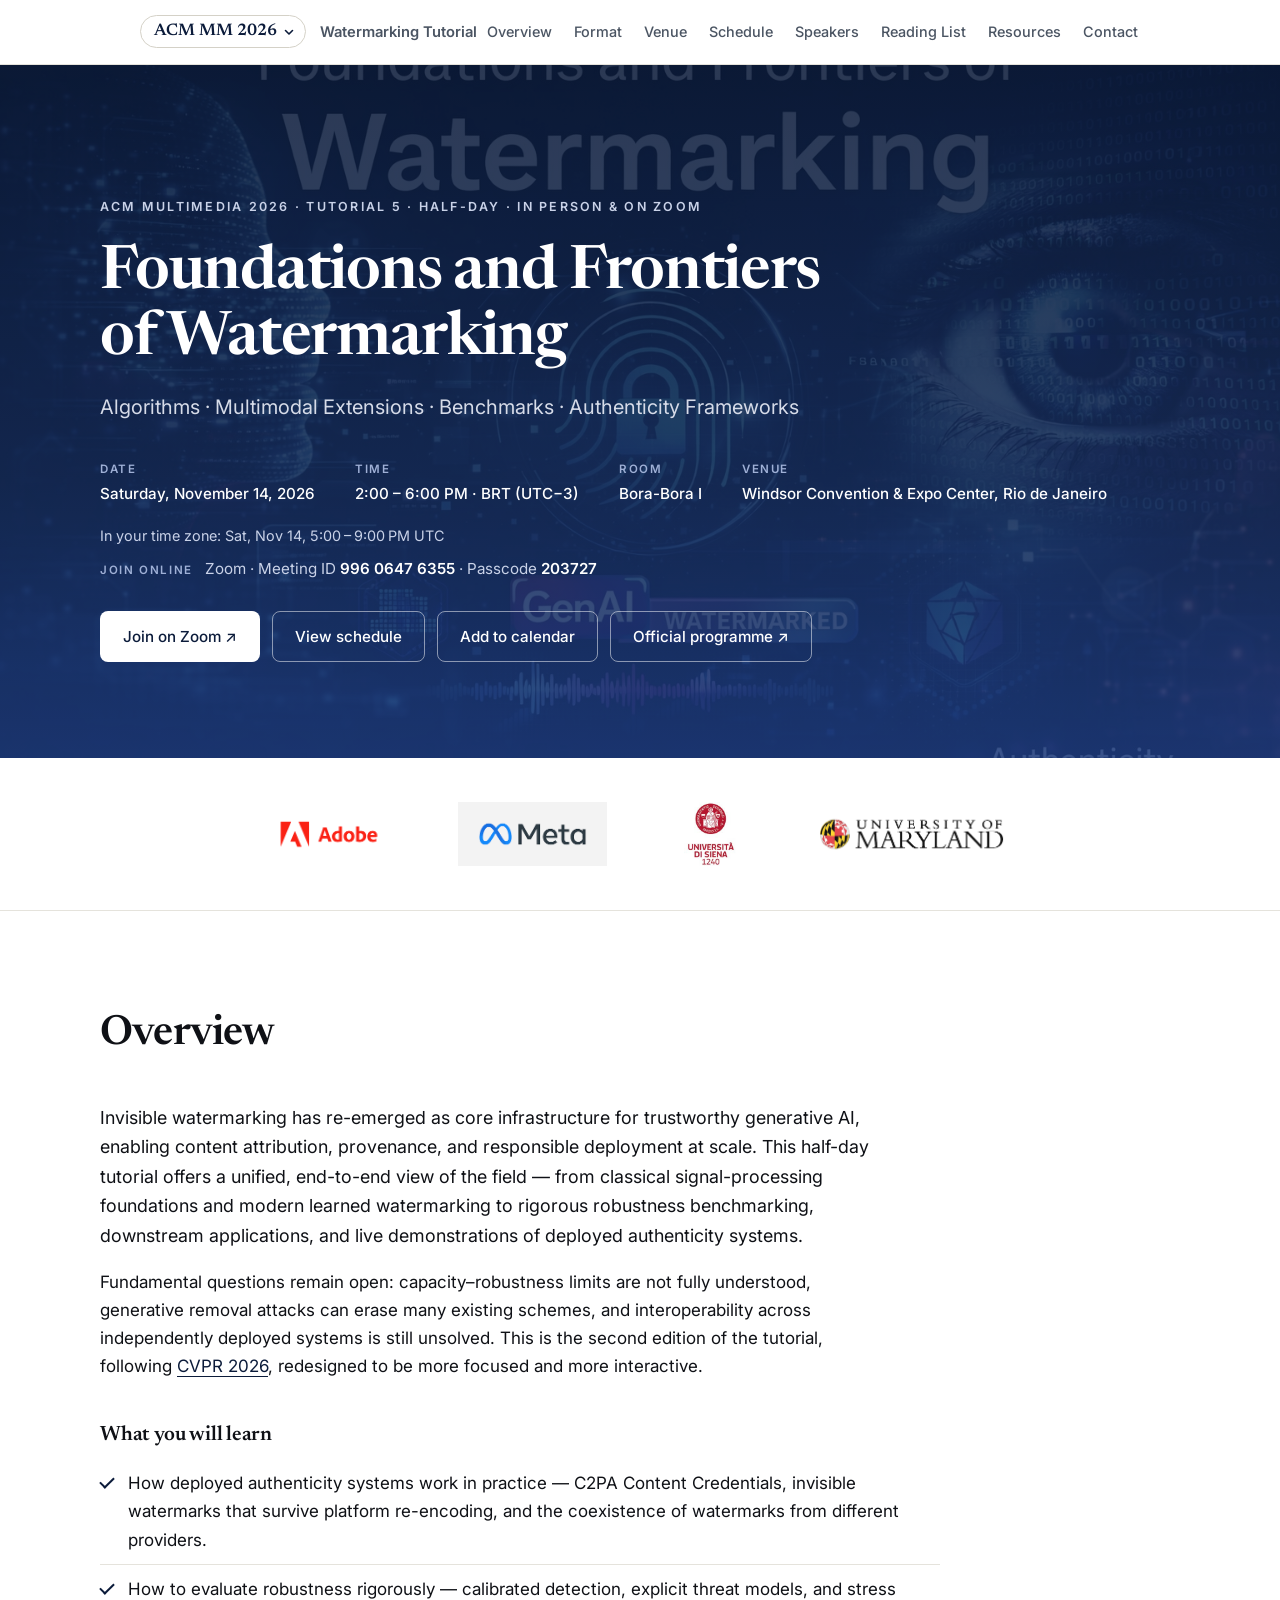
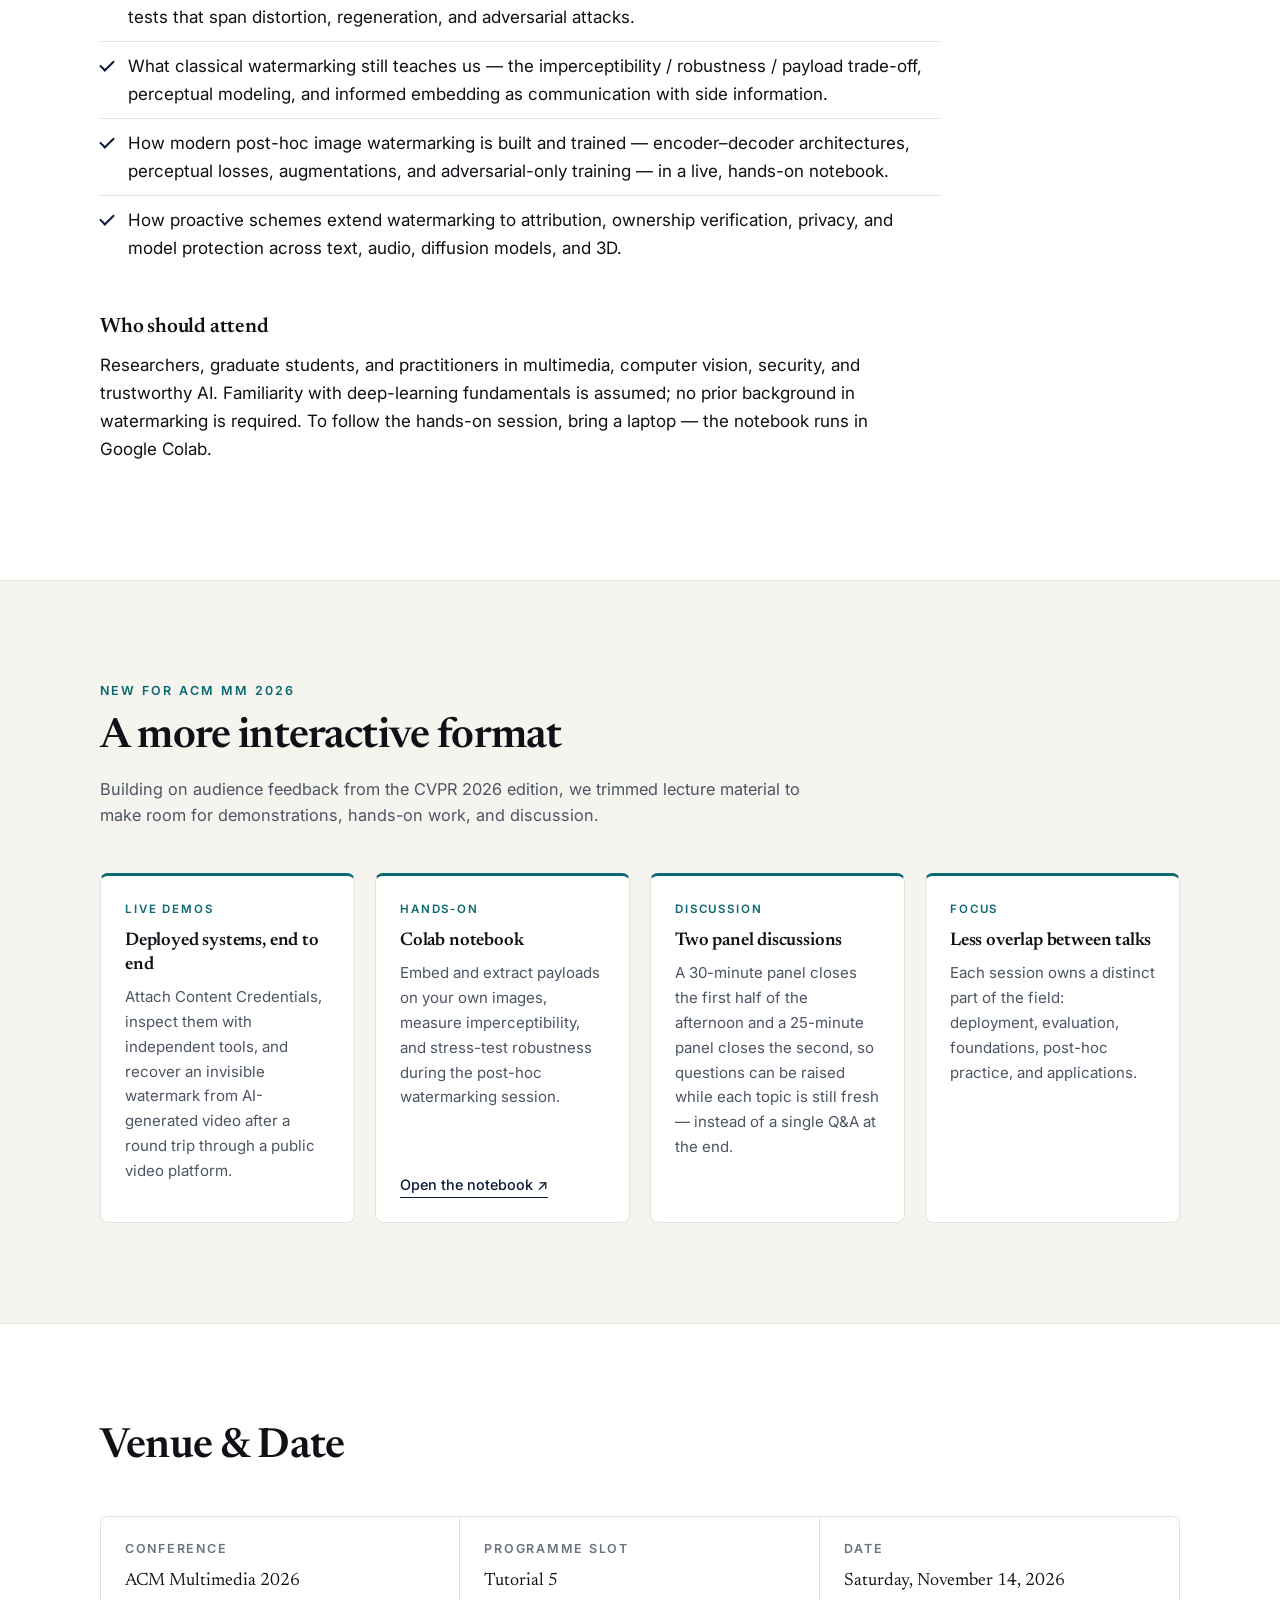
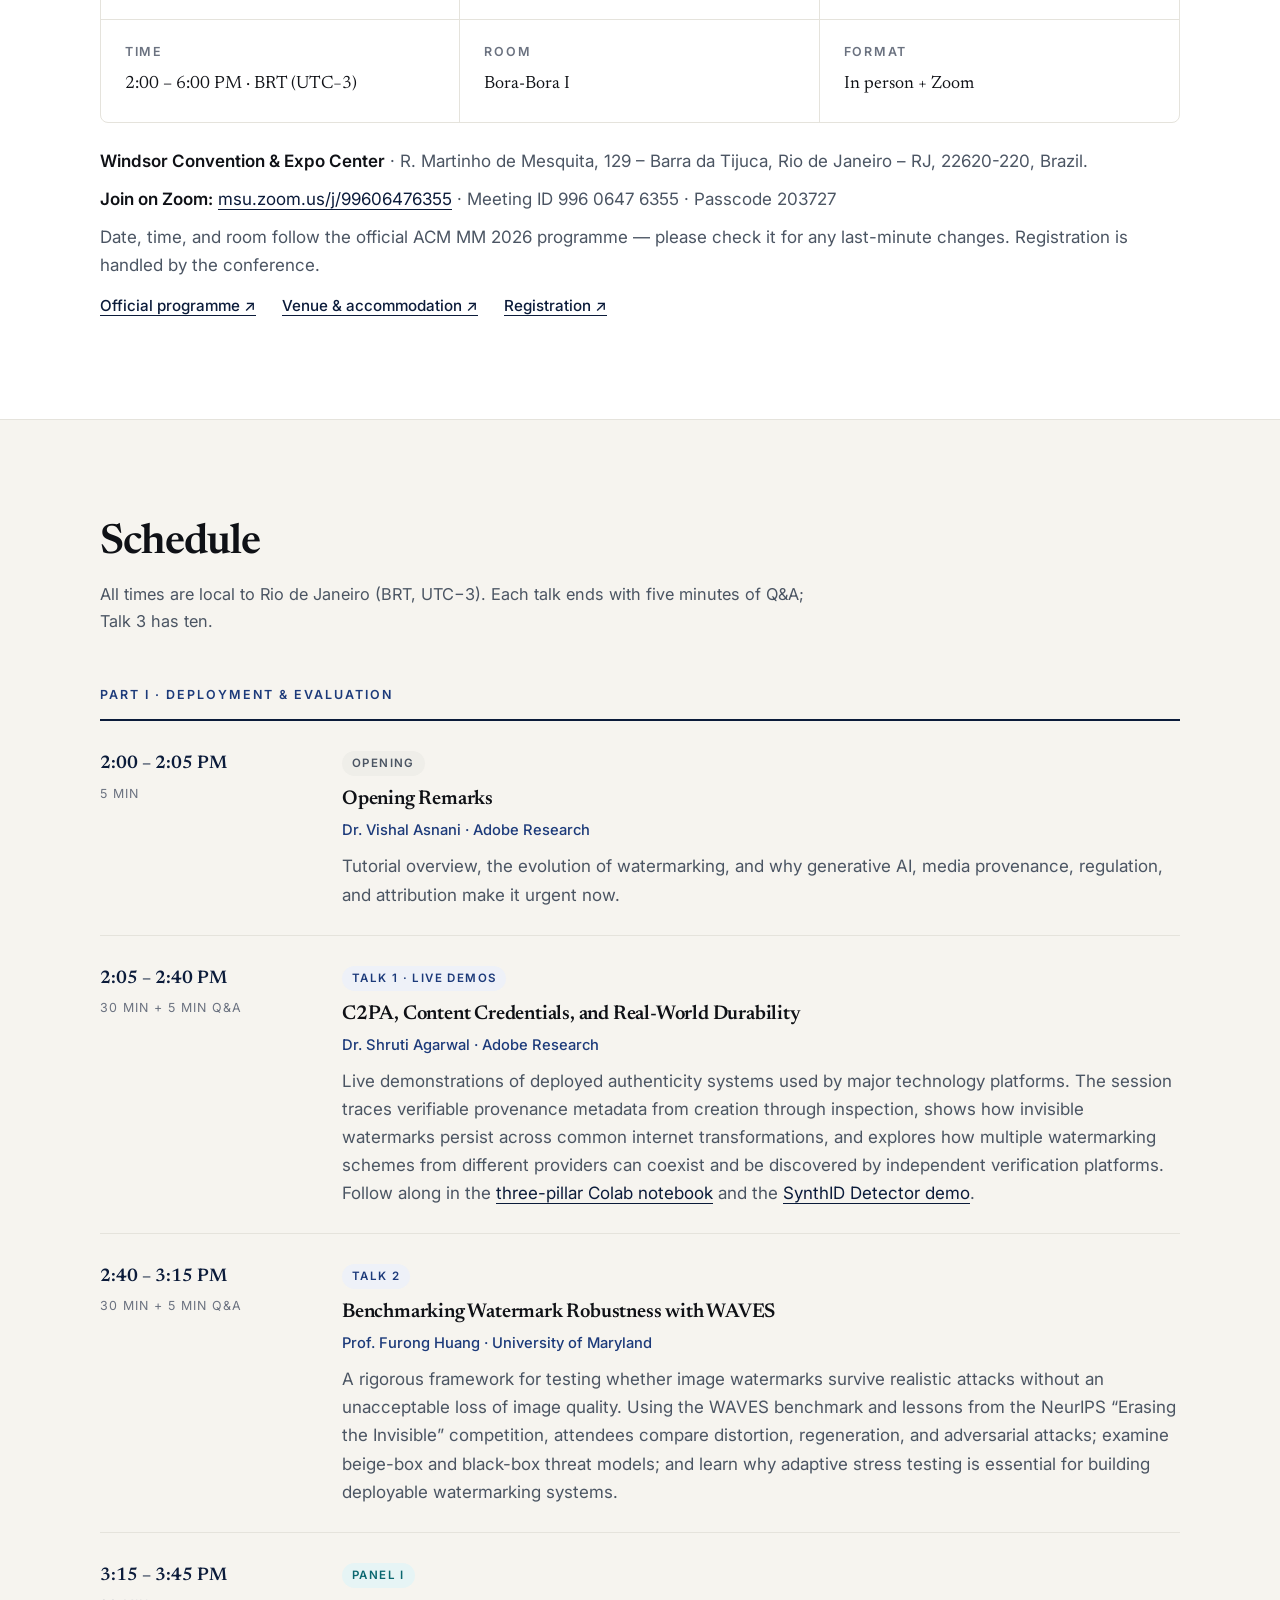
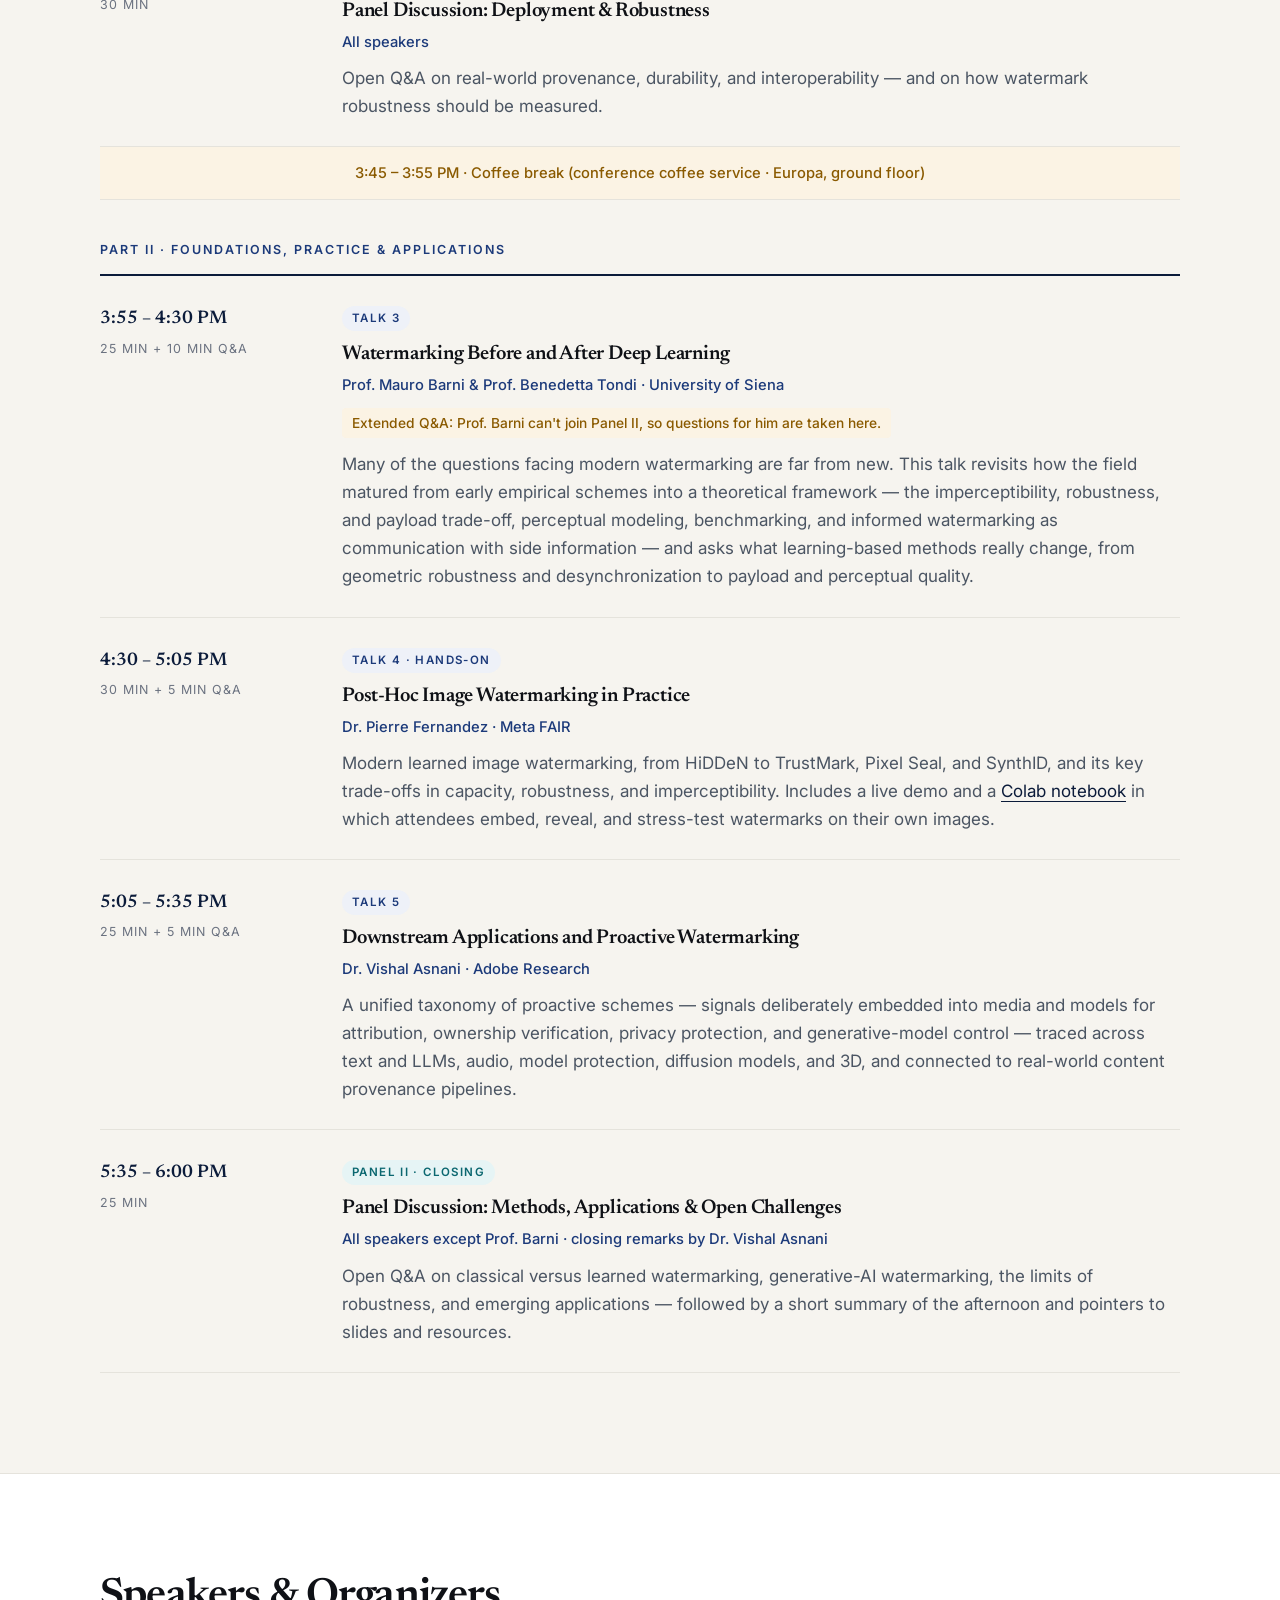
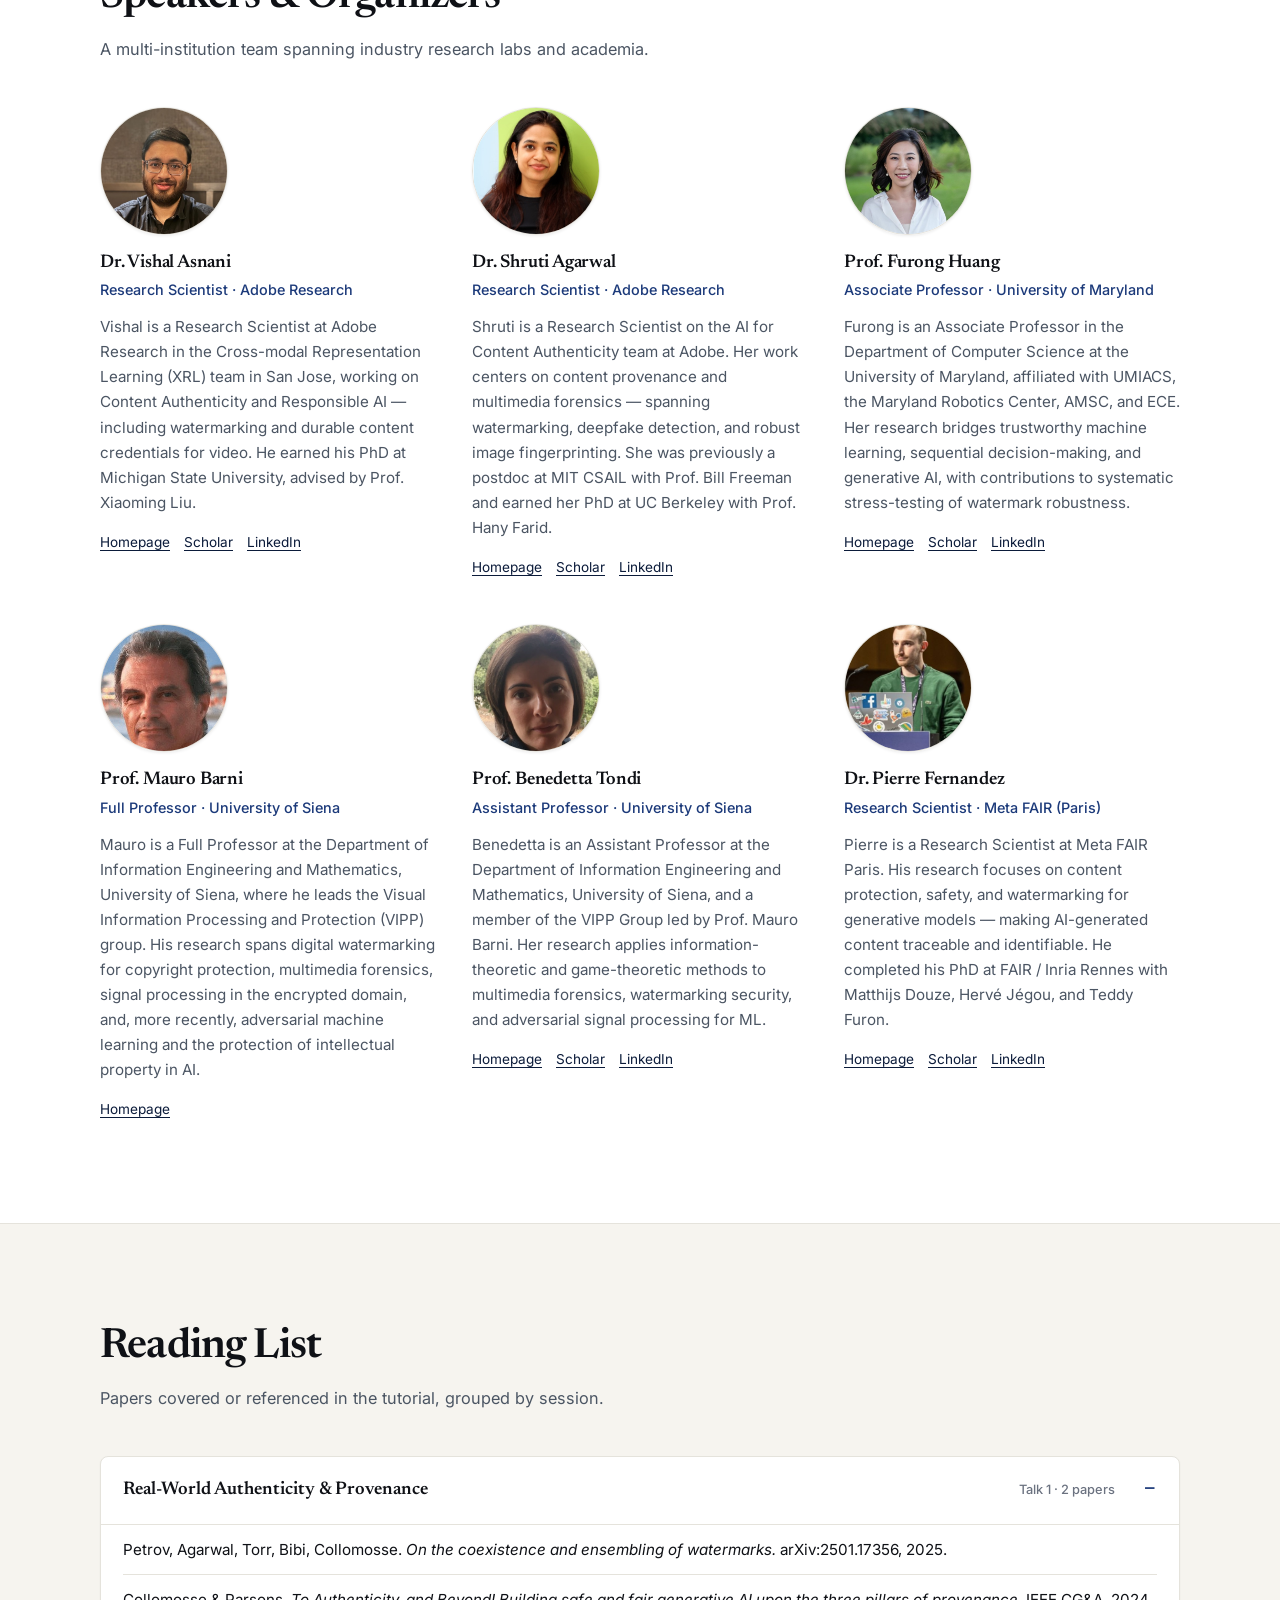
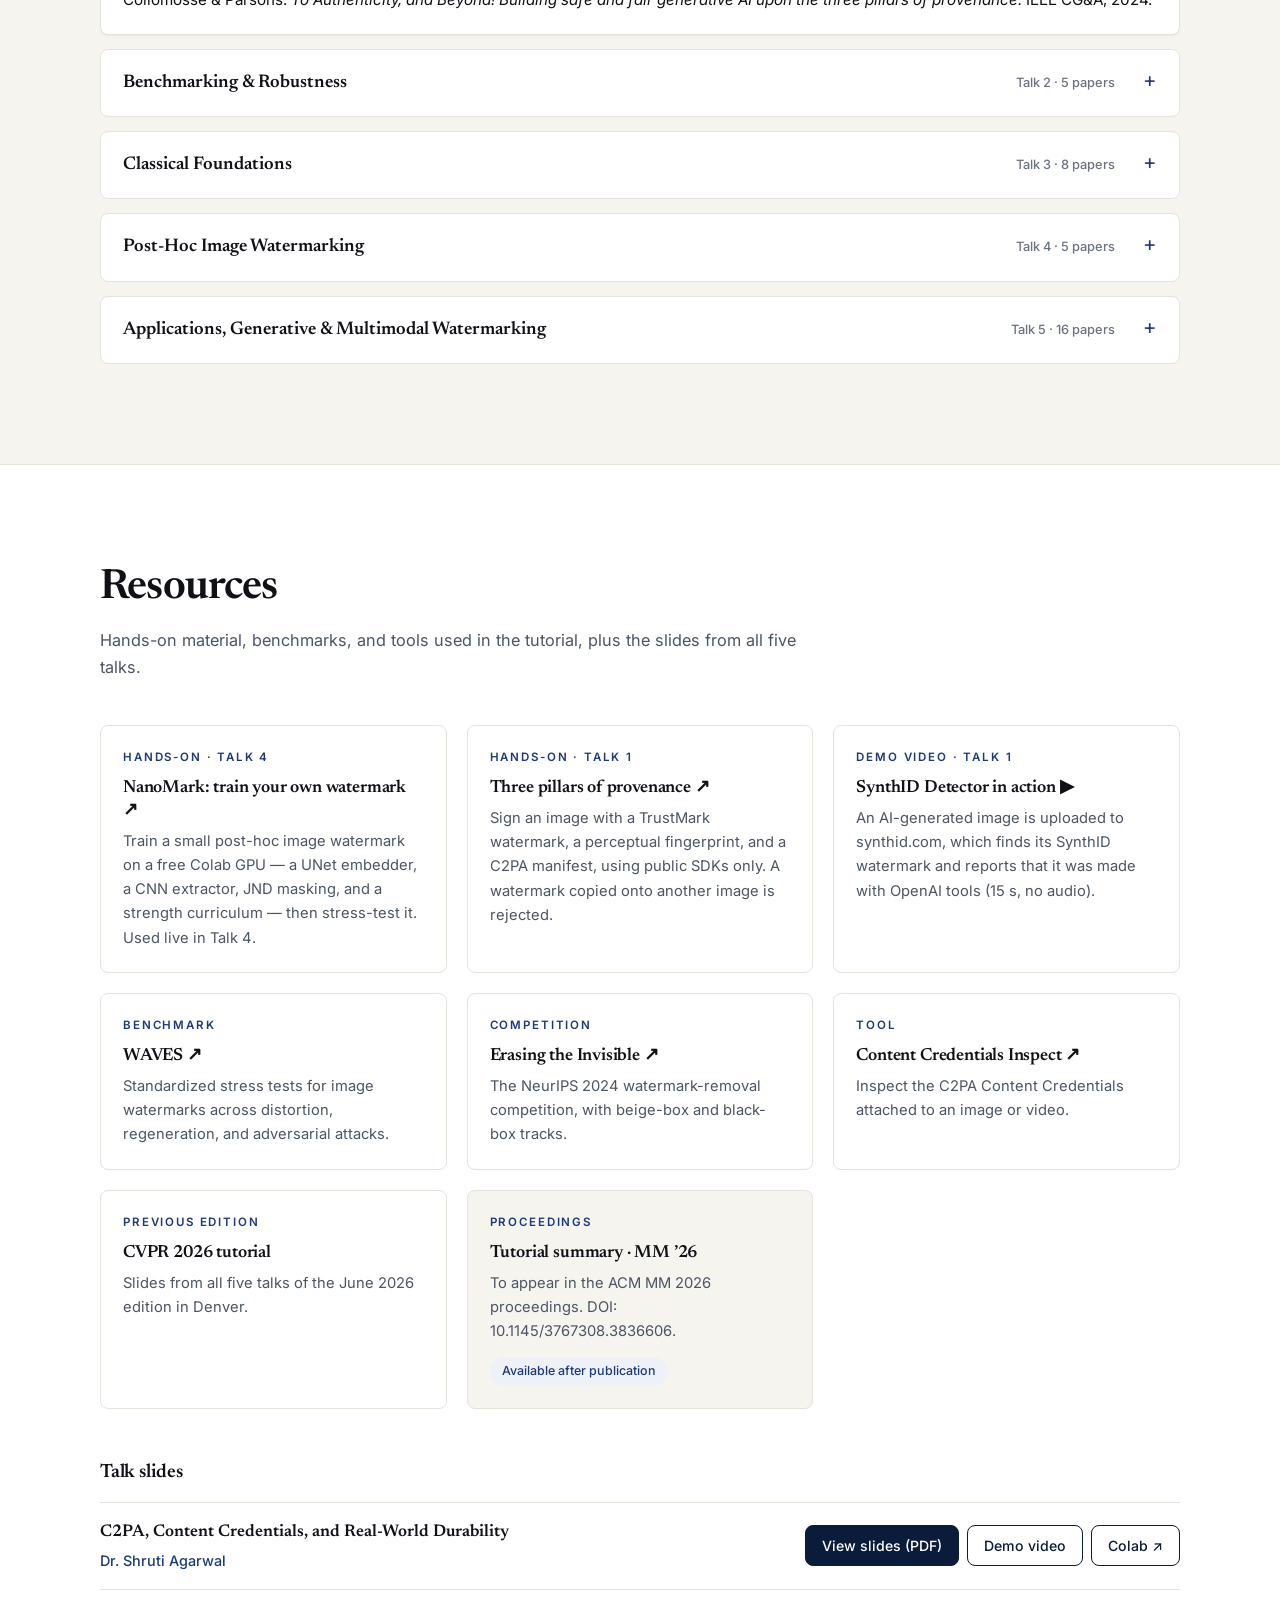
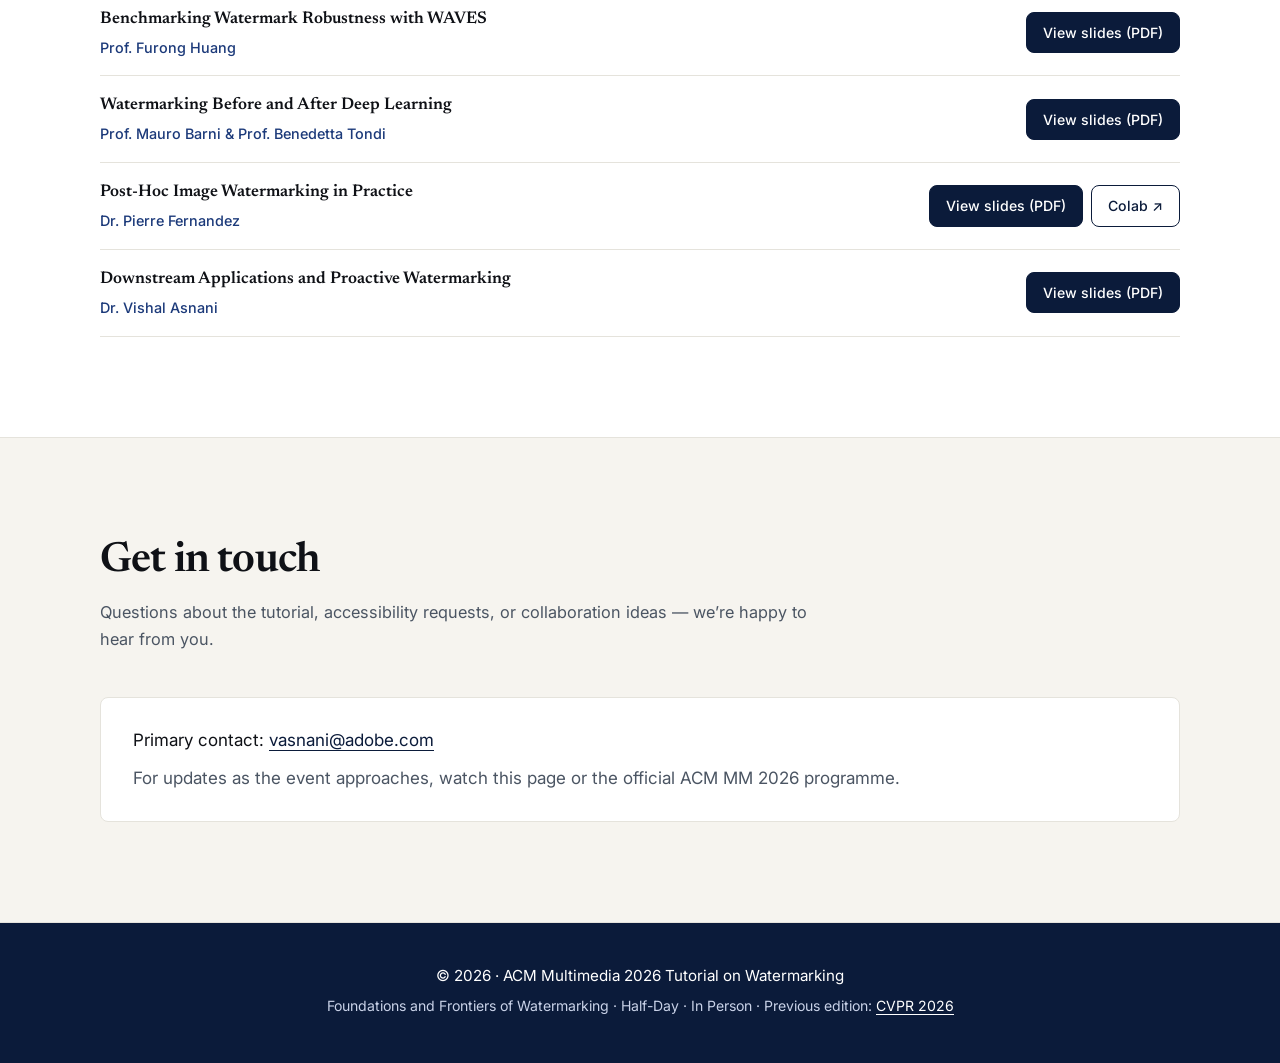
<file: index.html>
<!DOCTYPE html>
<html lang="en">
<head>
<meta charset="UTF-8">
<meta name="viewport" content="width=device-width, initial-scale=1.0">
<title>Foundations and Frontiers of Watermarking · Tutorial</title>
<meta name="description" content="Tutorial on watermarking: algorithms, multimodal extensions, benchmarks, and authenticity frameworks. Current edition: ACM Multimedia 2026, Rio de Janeiro. Previous edition: CVPR 2026, Denver.">
<link rel="canonical" href="https://vishal3477.github.io/watermarking-tutorial/acmmm2026/">

<meta property="og:type" content="website">
<meta property="og:title" content="Foundations and Frontiers of Watermarking — Tutorial">
<meta property="og:description" content="Current edition: ACM Multimedia 2026 · November 14, 2026 · Rio de Janeiro. Previous edition: CVPR 2026 · Denver.">
<meta property="og:url" content="https://vishal3477.github.io/watermarking-tutorial/">
<meta property="og:image" content="https://vishal3477.github.io/watermarking-tutorial/acmmm2026/assets/cover.jpg">
<meta name="twitter:card" content="summary_large_image">

<script>
    // Opens the default edition, keeping any "#section" in the link.
    window.location.replace('acmmm2026/' + window.location.hash);
</script>
<meta http-equiv="refresh" content="0; url=acmmm2026/">

<style>
    body {
        margin: 0;
        min-height: 100vh;
        display: grid;
        place-items: center;
        font-family: -apple-system, BlinkMacSystemFont, "Segoe UI", Helvetica, Arial, sans-serif;
        color: #0f1116;
        background: #f7f5f0;
    }
    main { padding: 24px; text-align: center; }
    a { color: #0b1b3a; }
</style>
</head>
<body>
<main>
    <p>Opening the <a href="acmmm2026/">ACM Multimedia 2026 edition</a> of the watermarking tutorial…</p>
    <p>Previous edition: <a href="cvpr2026/">CVPR 2026</a></p>
</main>
</body>
</html>
</file>
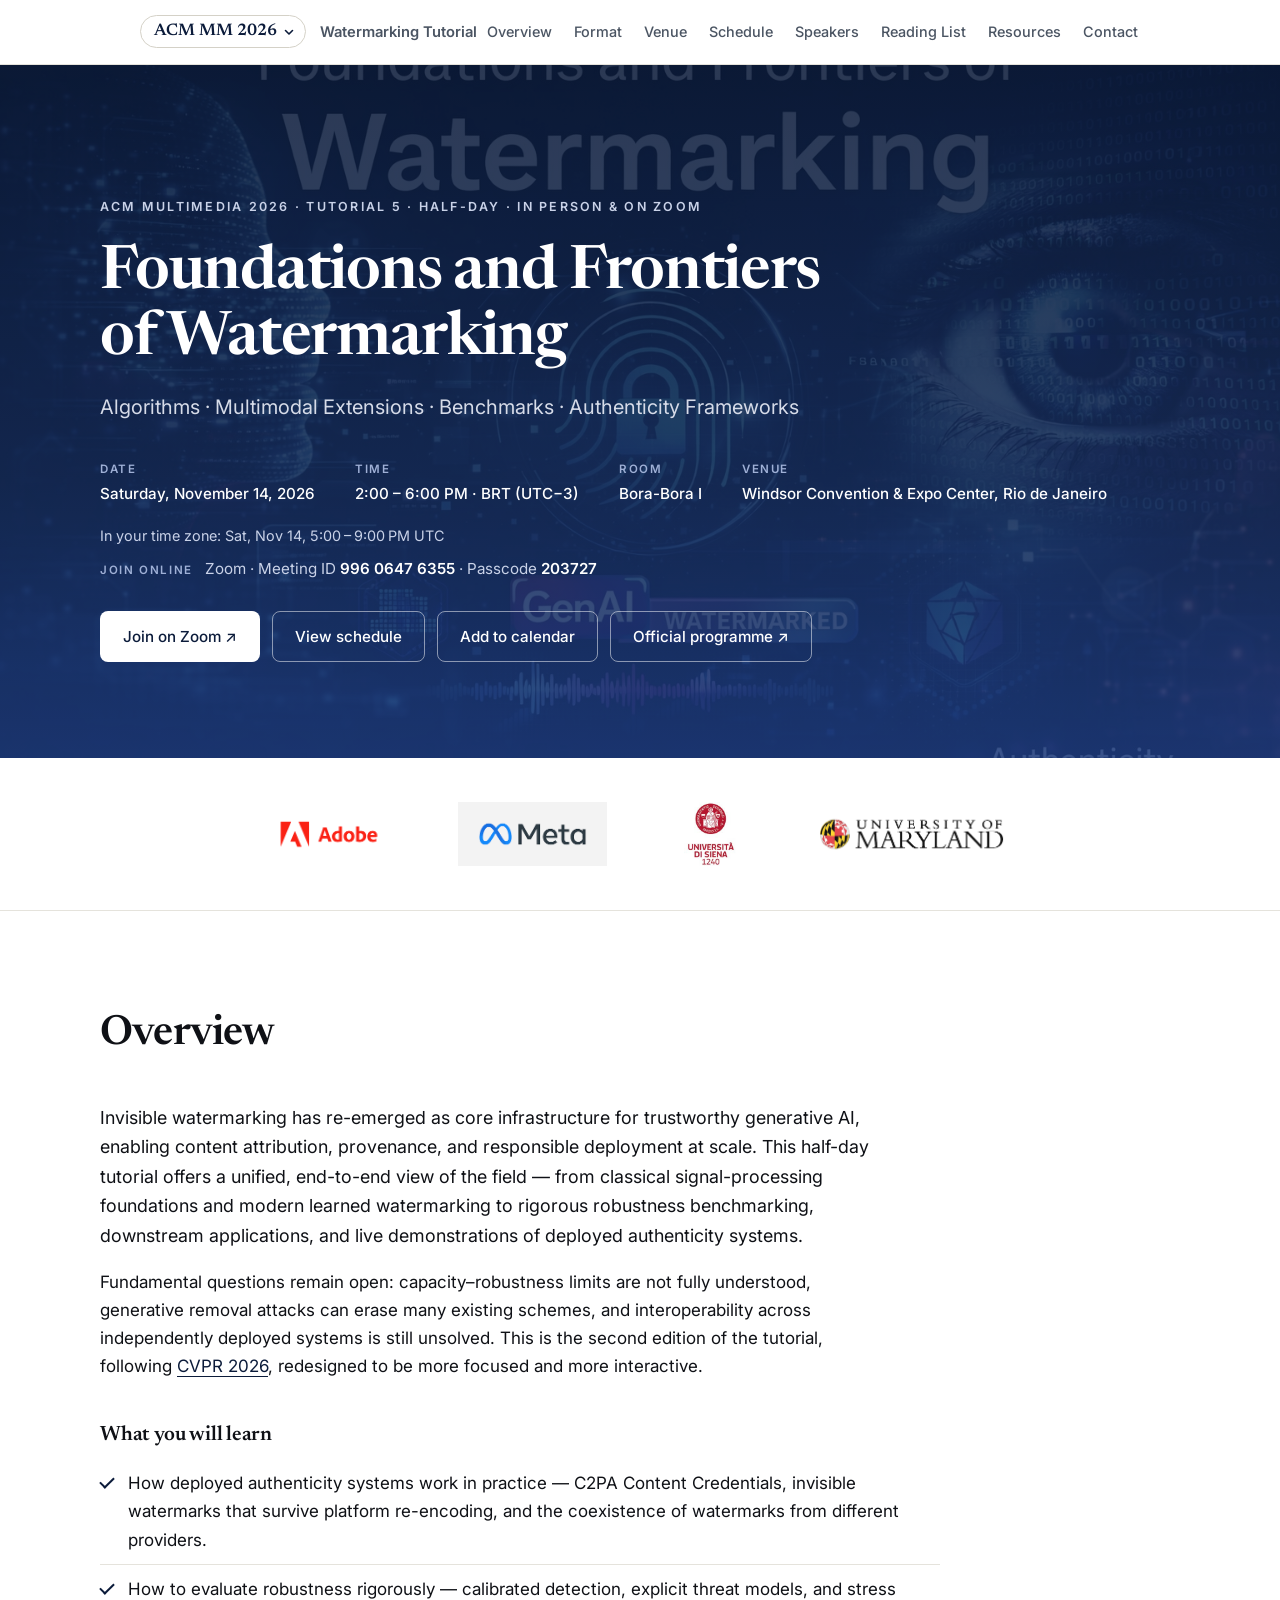
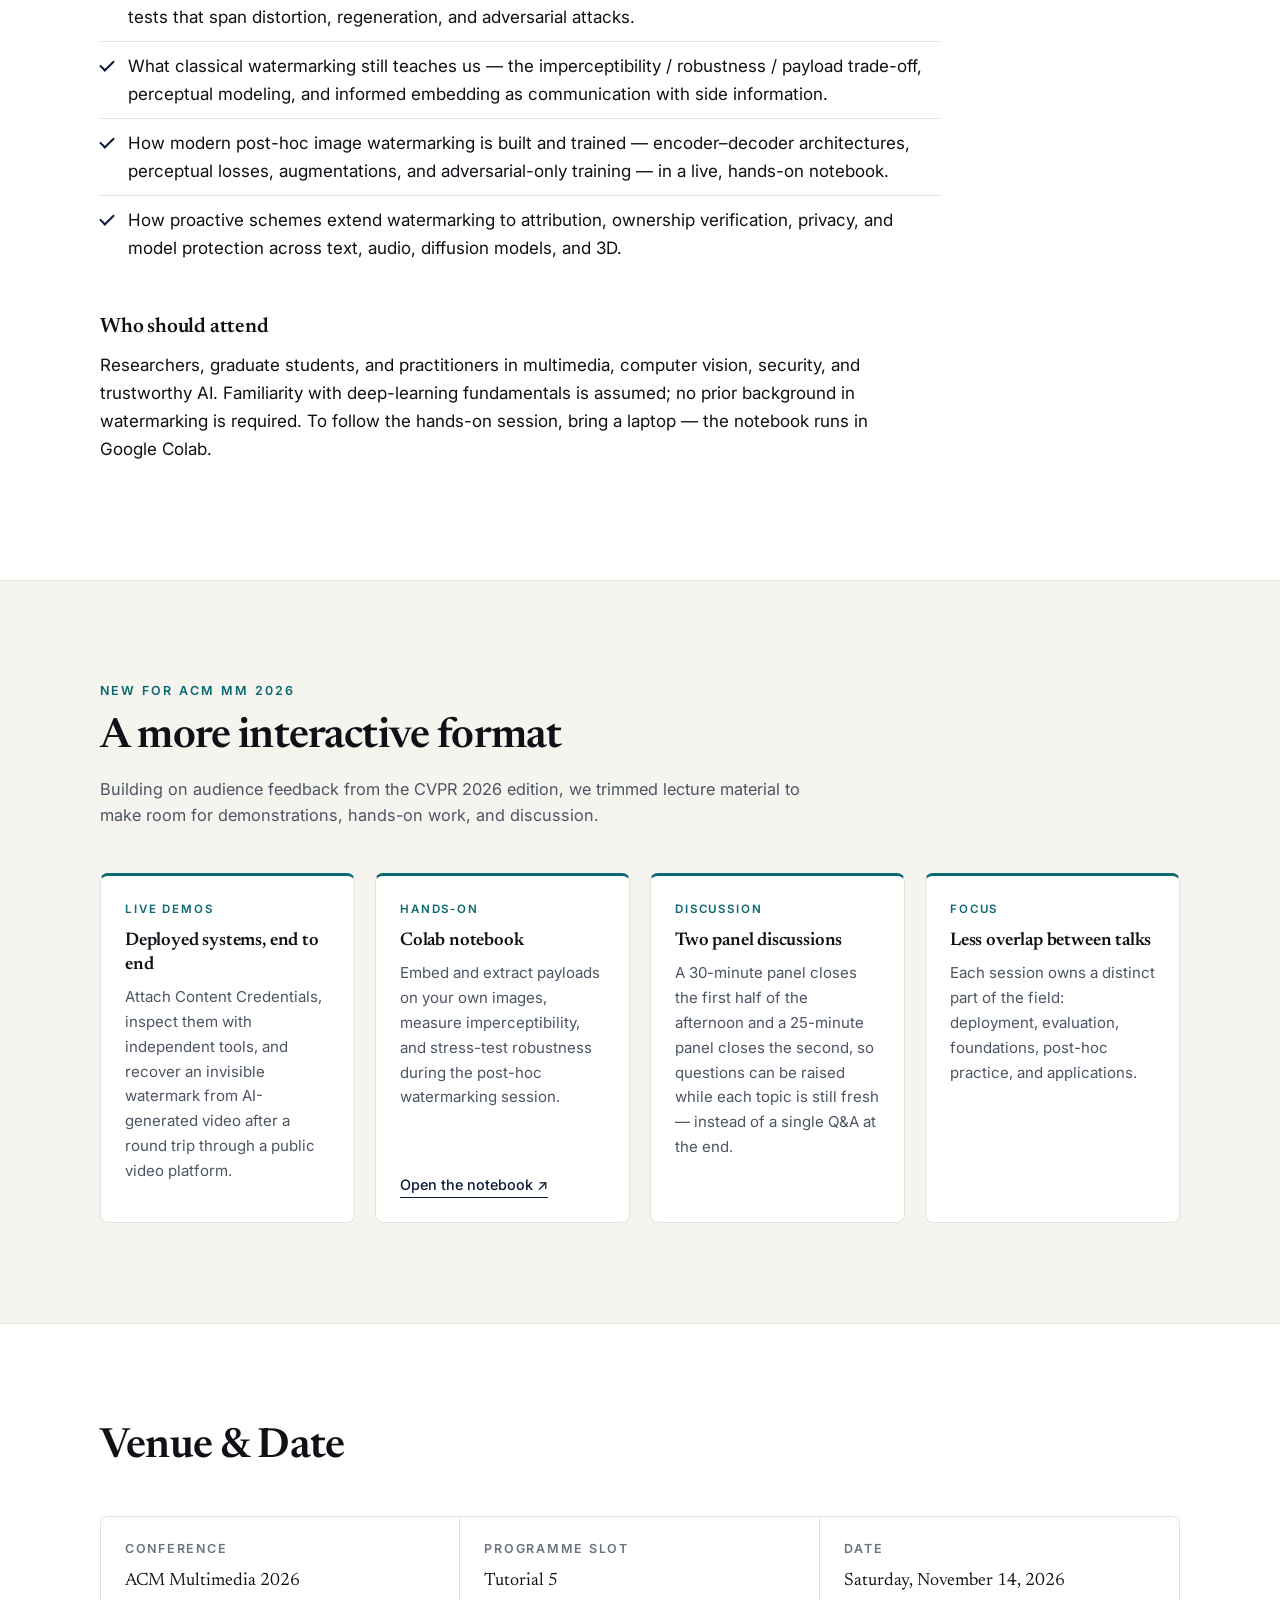
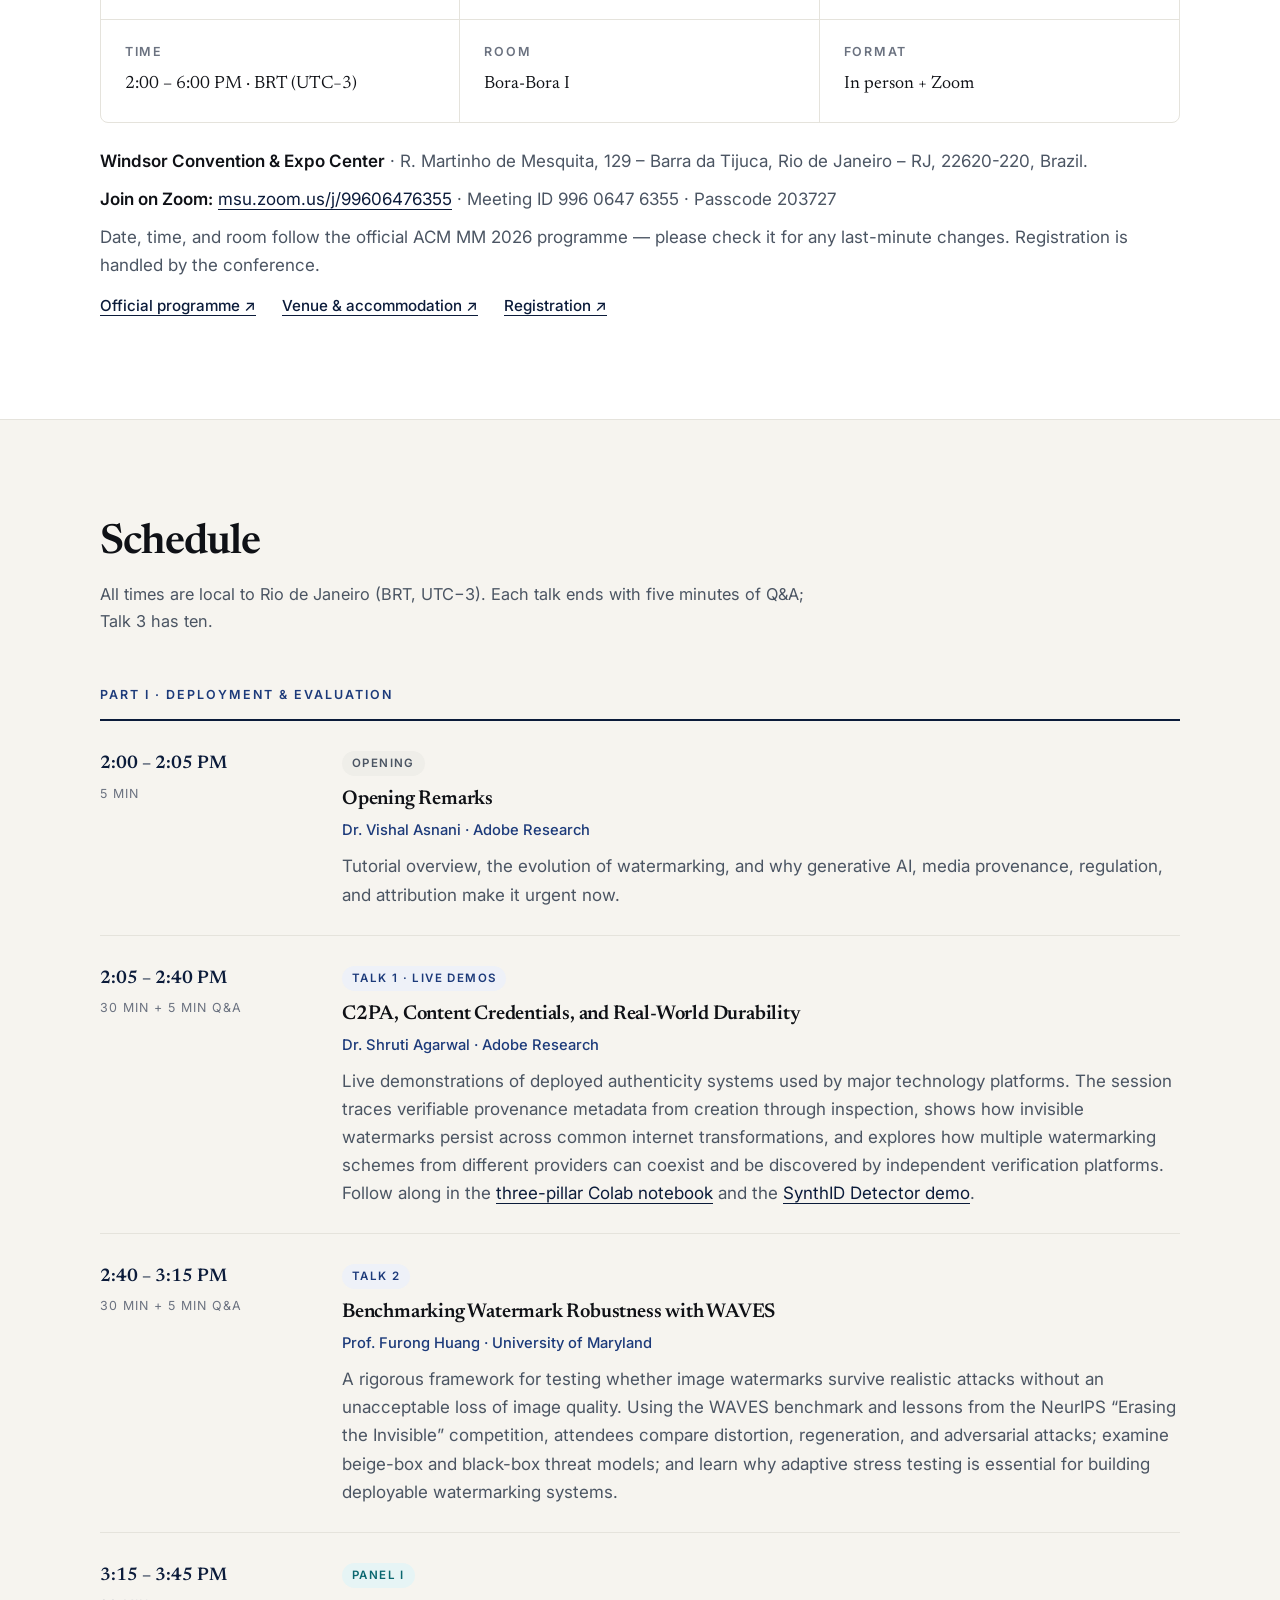
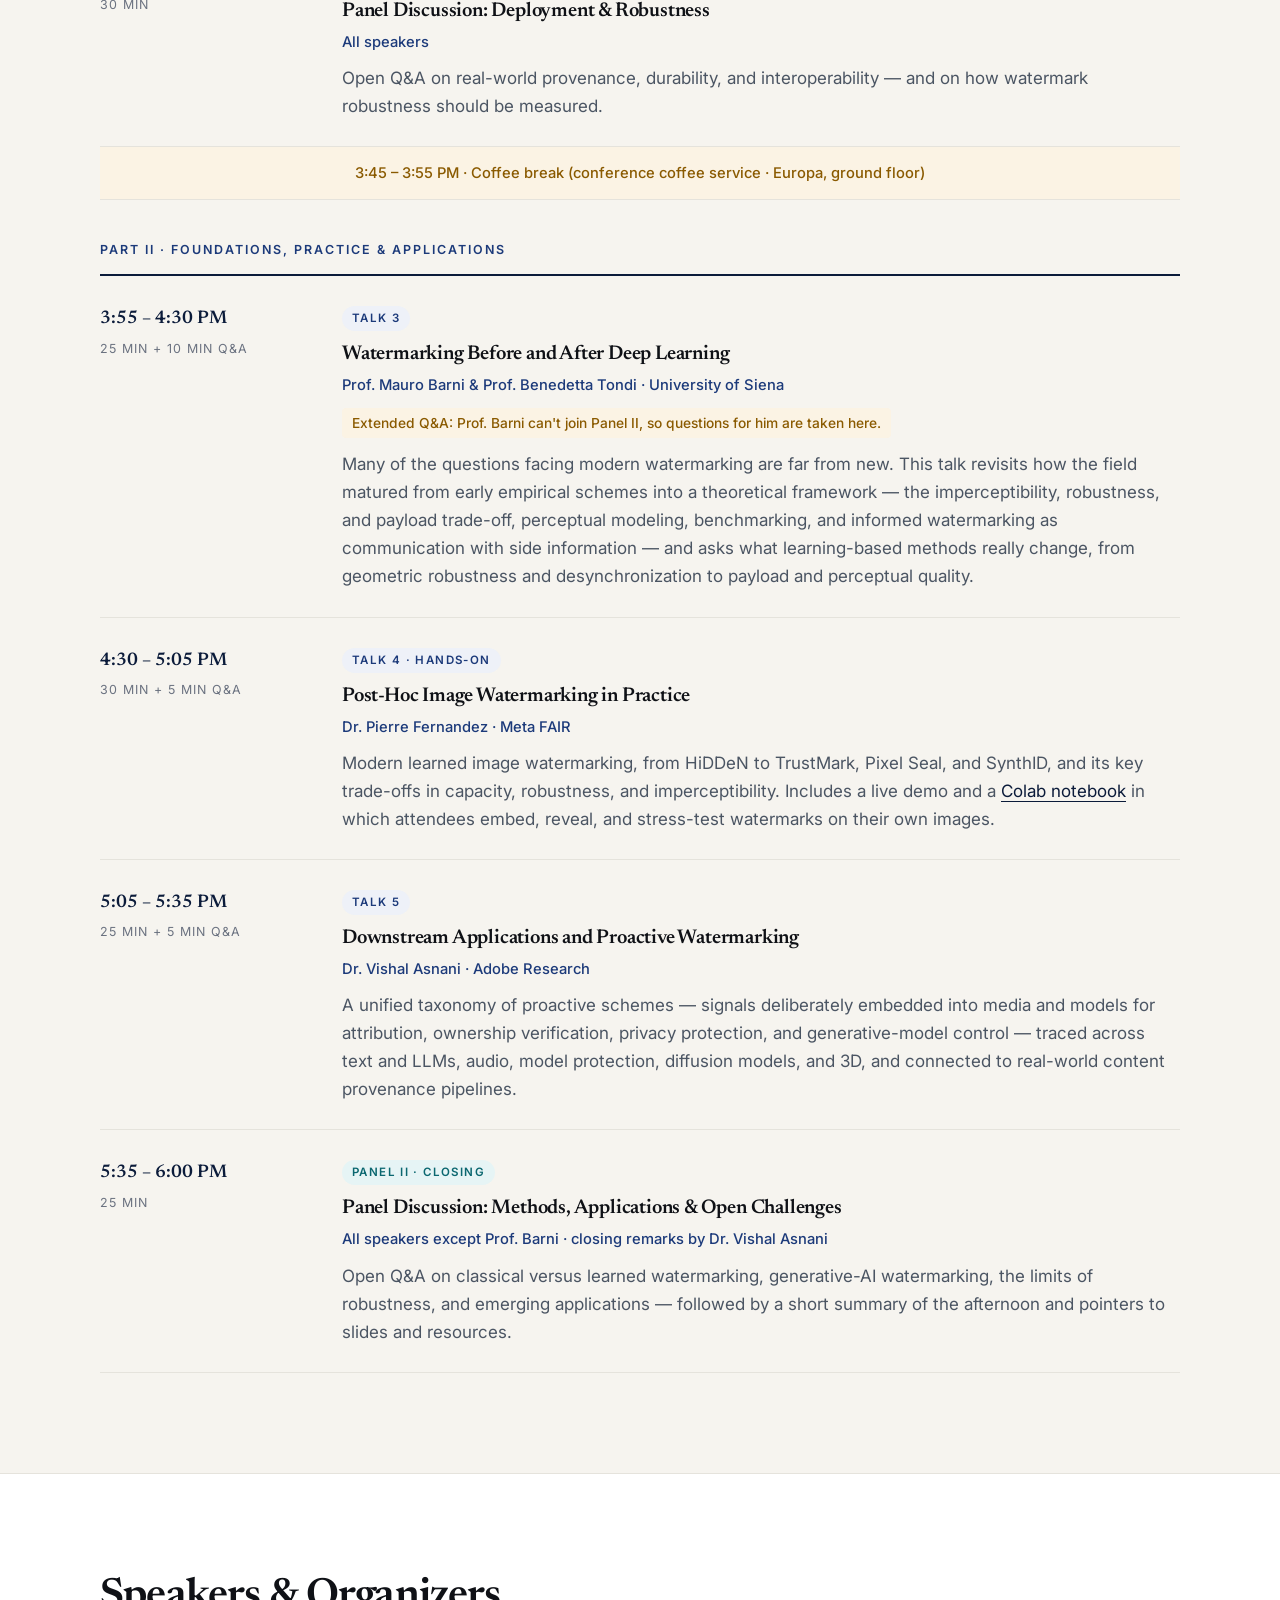
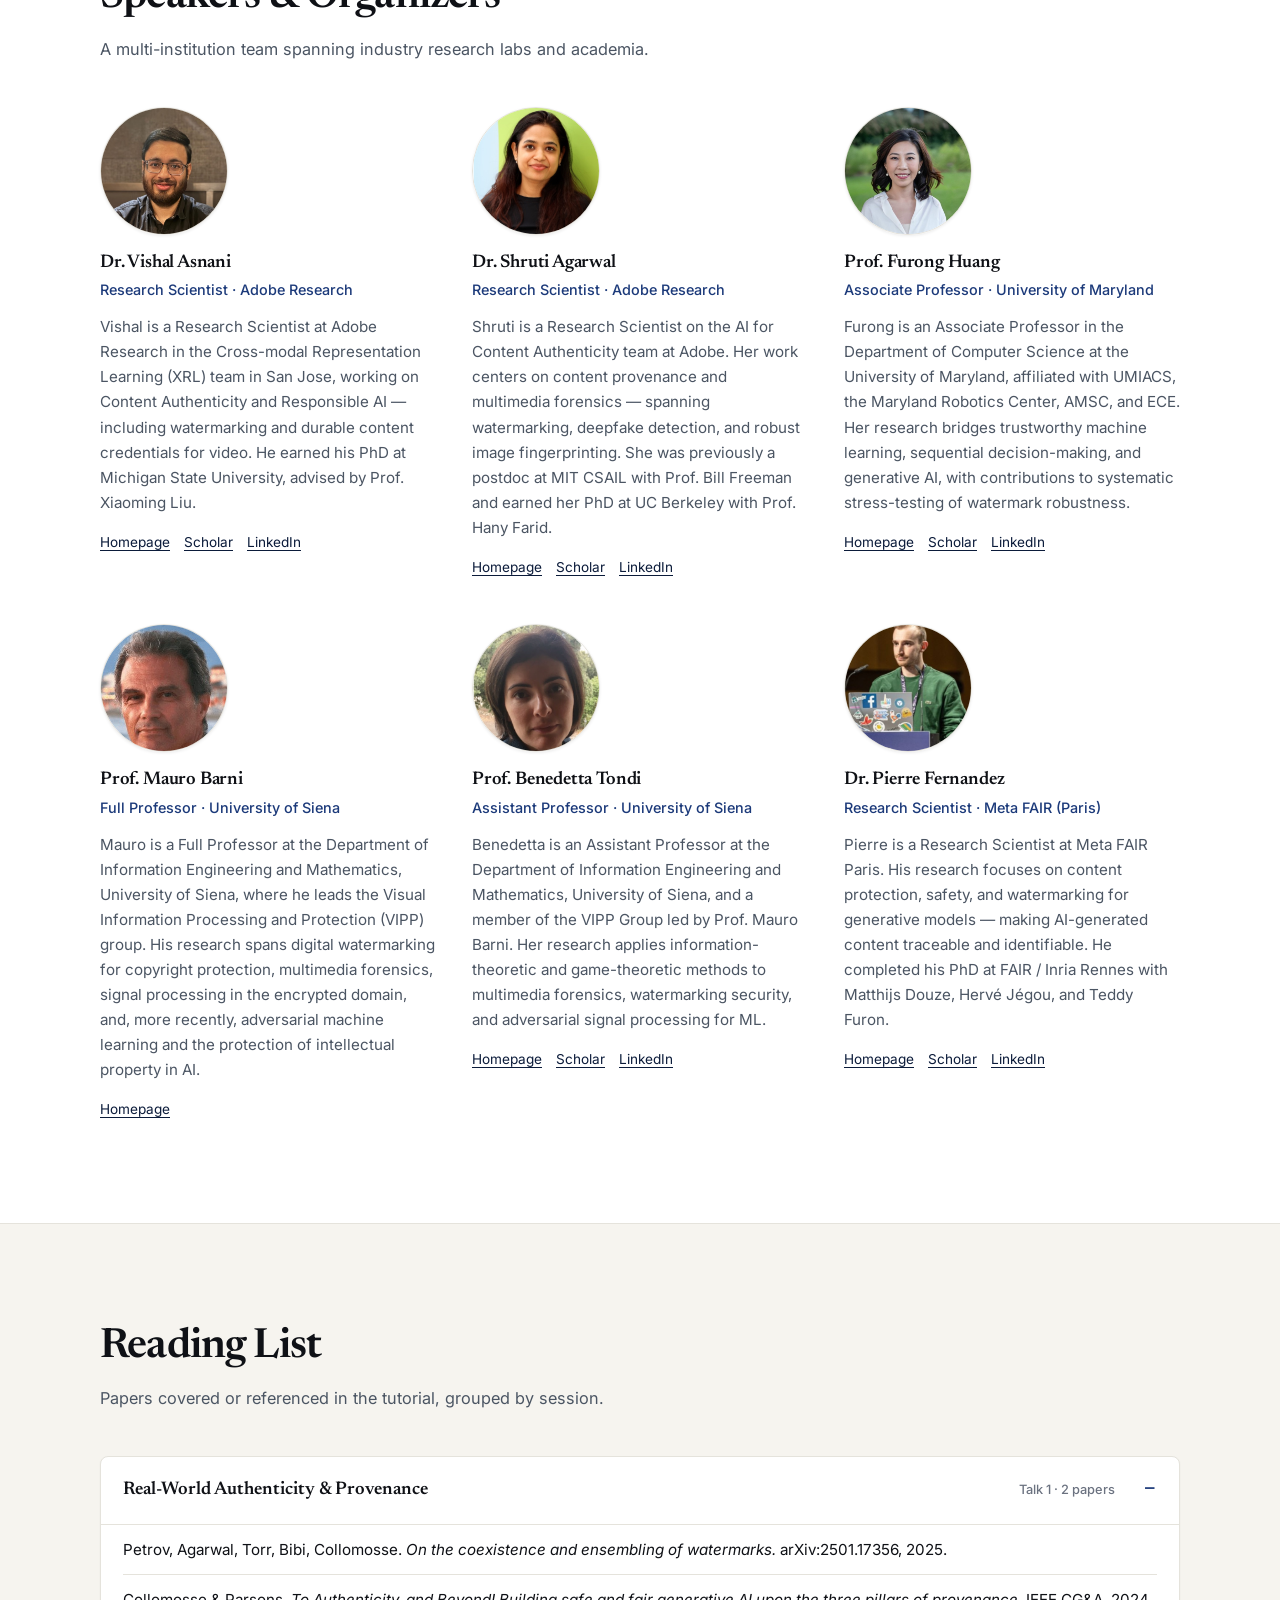
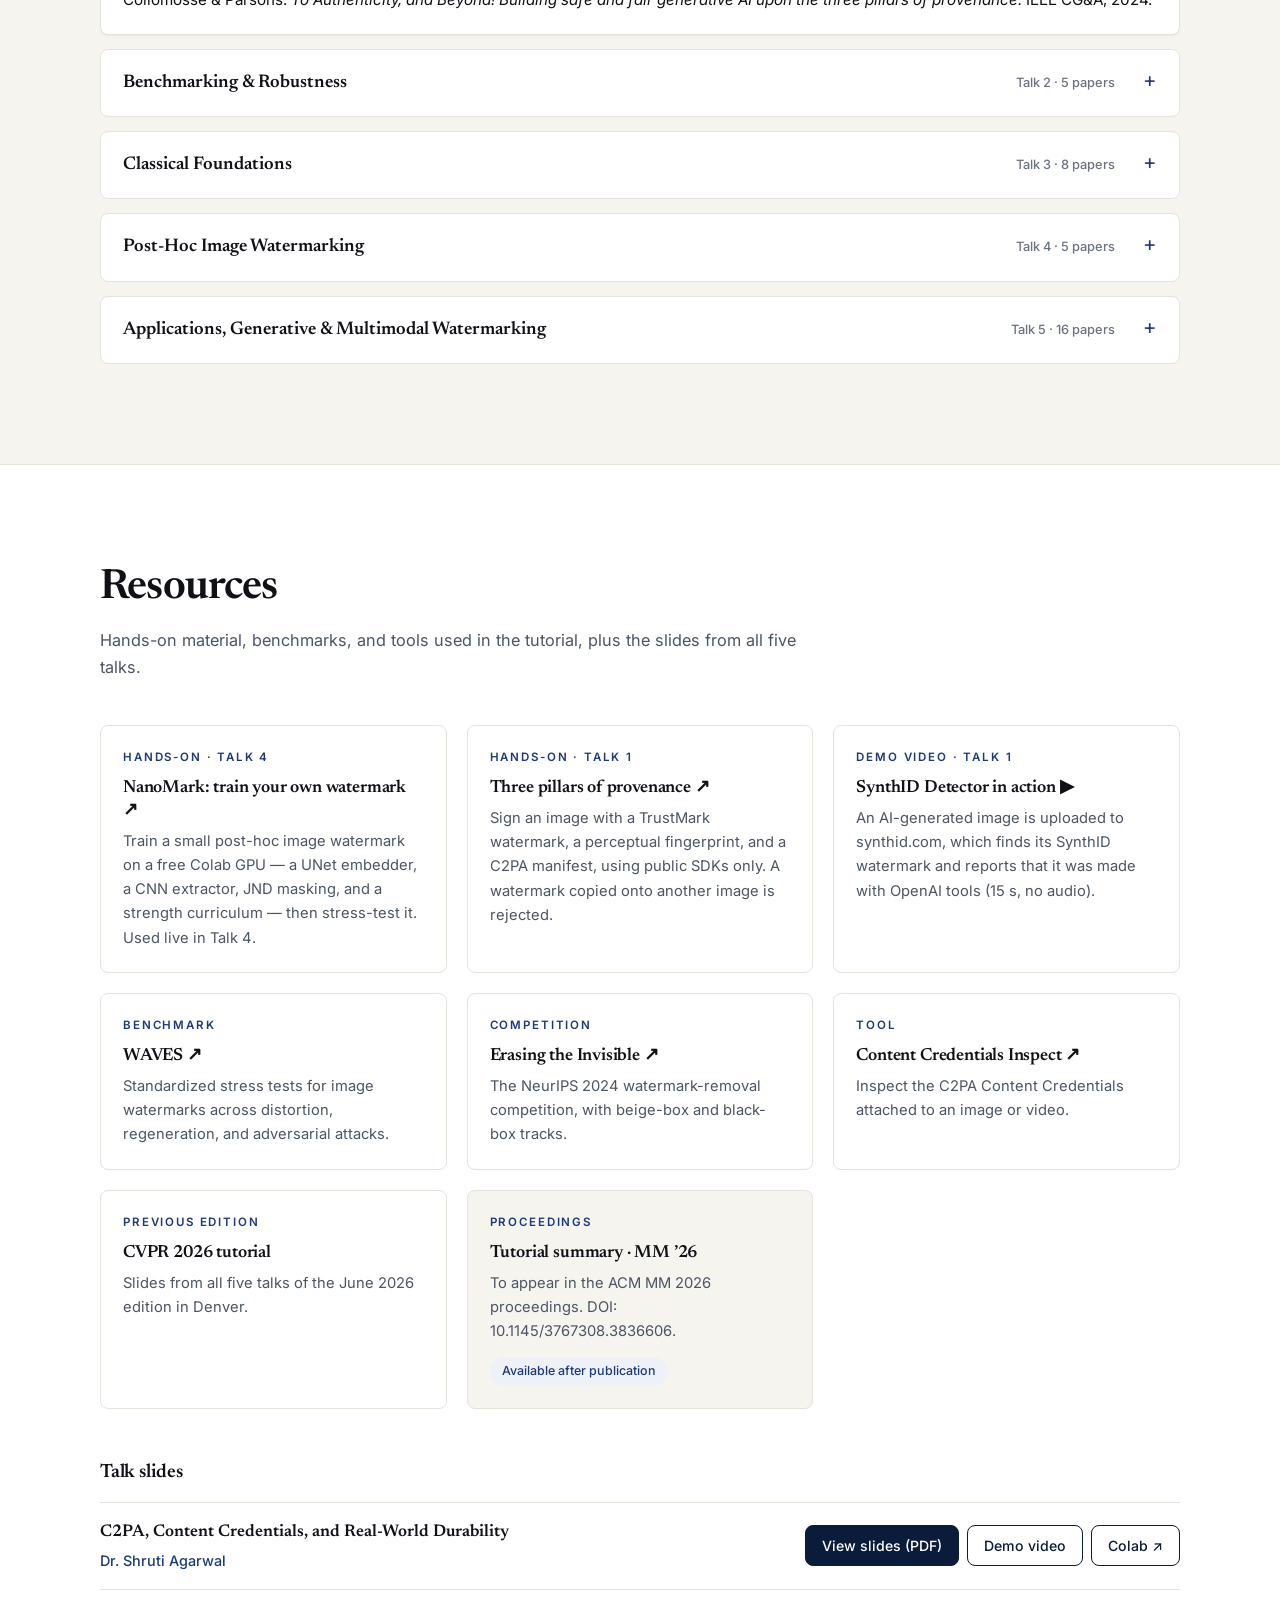
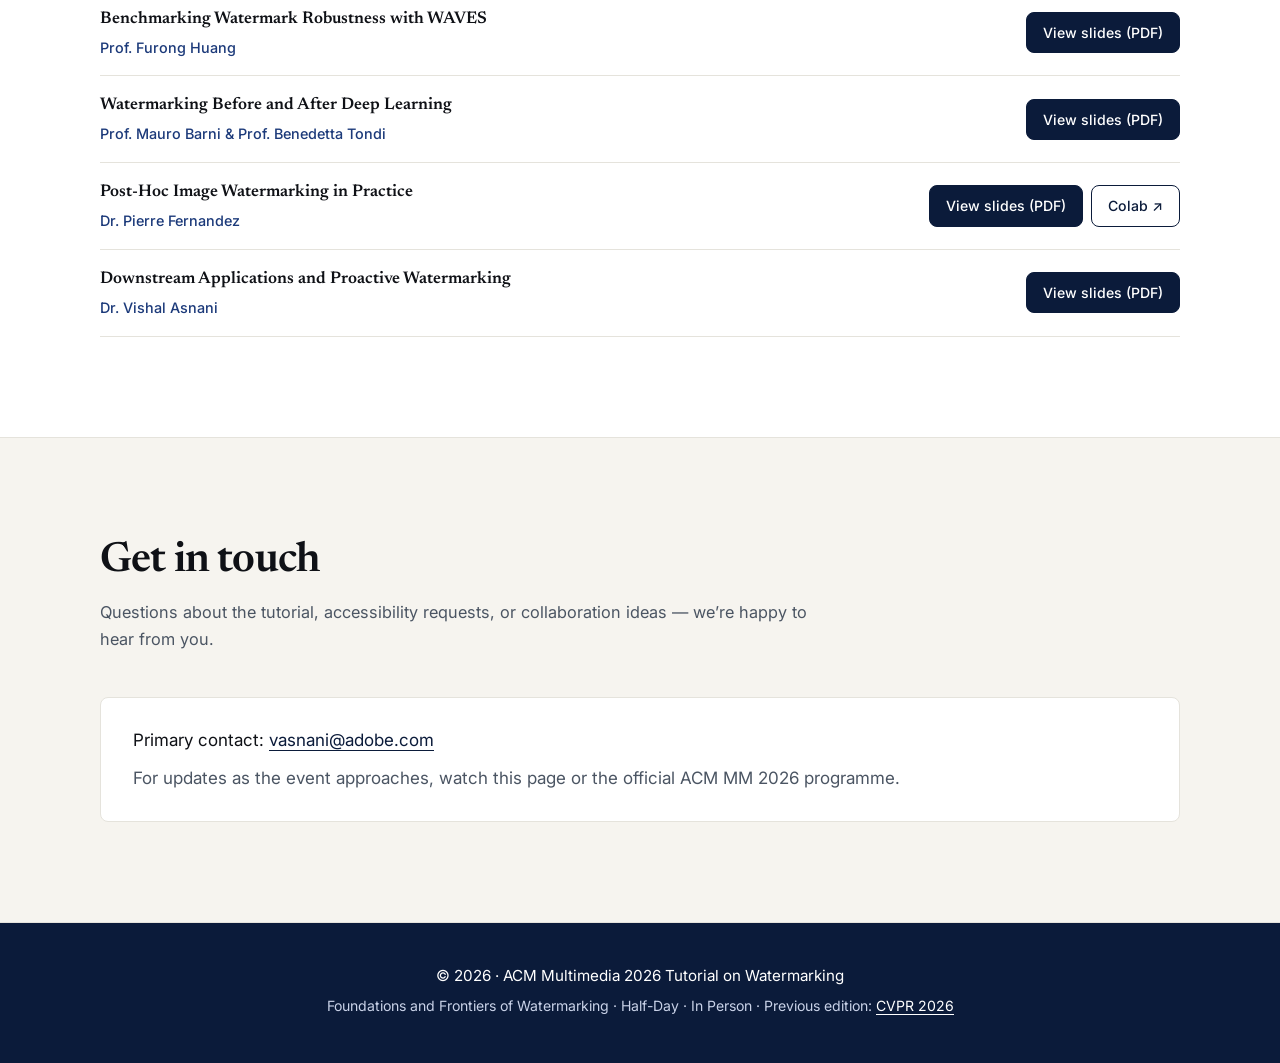
<file: acmmm2026/index.html>
<!DOCTYPE html>
<html lang="en">
<head>
<meta charset="UTF-8">
<meta name="viewport" content="width=device-width, initial-scale=1.0">
<title>Foundations and Frontiers of Watermarking · ACM Multimedia 2026 Tutorial</title>
<meta name="description" content="ACM Multimedia 2026 Tutorial 5 — Foundations and Frontiers of Watermarking: Algorithms, Multimodal Extensions, Benchmarks, and Authenticity Frameworks. Saturday, November 14, 2026, 2:00–6:00 PM, Bora-Bora I, Rio de Janeiro.">
<meta name="theme-color" content="#0b1b3a">

<meta property="og:type" content="website">
<meta property="og:title" content="Foundations and Frontiers of Watermarking — ACM MM 2026 Tutorial">
<meta property="og:description" content="An interactive half-day tutorial at ACM Multimedia 2026 with live demos, a hands-on Colab notebook, and two panel discussions. November 14, 2026 · 2:00–6:00 PM · Rio de Janeiro.">
<meta property="og:url" content="https://vishal3477.github.io/watermarking-tutorial/acmmm2026/">
<meta property="og:image" content="https://vishal3477.github.io/watermarking-tutorial/acmmm2026/assets/cover.jpg">
<meta name="twitter:card" content="summary_large_image">

<link rel="preconnect" href="https://fonts.googleapis.com">
<link rel="preconnect" href="https://fonts.gstatic.com" crossorigin>
<link href="https://fonts.googleapis.com/css2?family=Inter:wght@400;500;600;700&family=Newsreader:ital,wght@0,400;0,500;0,600;0,700;1,400&display=swap" rel="stylesheet">

<link rel="stylesheet" href="styles.css">
<link rel="stylesheet" href="../editions.css">
</head>

<body>

<a class="skip-link" href="#overview">Skip to content</a>

<header class="site-nav" id="siteNav">
    <div class="nav-inner">
        <div class="nav-left">
            <details class="edition-switcher">
                <summary><span class="es-sr-only">Tutorial edition: </span>ACM MM&nbsp;2026<svg class="edition-chevron" viewBox="0 0 12 12" aria-hidden="true"><path d="M2.5 4.5 6 8l3.5-3.5" fill="none" stroke="currentColor" stroke-width="1.6" stroke-linecap="round" stroke-linejoin="round"/></svg></summary>
                <div class="edition-menu">
                    <p class="edition-menu-label">Tutorial editions</p>
                    <ul>
                        <li><a href="../acmmm2026/" aria-current="page"><span class="edition-name">ACM MM 2026</span><span class="edition-badge">Latest</span><span class="edition-meta">Rio de Janeiro · Nov 14, 2026</span></a></li>
                        <li><a href="../cvpr2026/"><span class="edition-name">CVPR 2026</span><span class="edition-meta">Denver · Jun 4, 2026</span></a></li>
                    </ul>
                </div>
            </details>
            <a class="nav-brand" href="#top">
                <span class="brand-title">Watermarking Tutorial</span>
            </a>
        </div>

        <button class="nav-toggle" id="navToggle" aria-label="Toggle navigation" aria-expanded="false" aria-controls="navLinks">
            <span></span><span></span><span></span>
        </button>

        <nav class="nav-links" id="navLinks" aria-label="Primary">
            <a href="#overview">Overview</a>
            <a href="#format">Format</a>
            <a href="#venue">Venue</a>
            <a href="#schedule">Schedule</a>
            <a href="#speakers">Speakers</a>
            <a href="#papers">Reading List</a>
            <a href="#resources">Resources</a>
            <a href="#contact">Contact</a>
        </nav>
    </div>
</header>

<section class="hero" id="top">
    <div class="hero-bg" aria-hidden="true"></div>
    <div class="hero-inner">
        <p class="eyebrow">ACM Multimedia 2026 · Tutorial 5 · Half-Day · In Person &amp; on Zoom</p>
        <h1>Foundations and Frontiers<br>of Watermarking</h1>
        <p class="hero-sub">Algorithms · Multimodal Extensions · Benchmarks · Authenticity Frameworks</p>

        <dl class="hero-meta">
            <div><dt>Date</dt><dd><time datetime="2026-11-14">Saturday, November 14, 2026</time></dd></div>
            <div><dt>Time</dt><dd>2:00 – 6:00 PM · BRT (UTC−3)</dd></div>
            <div><dt>Room</dt><dd>Bora-Bora I</dd></div>
            <div><dt>Venue</dt><dd>Windsor Convention &amp; Expo Center, Rio de Janeiro</dd></div>
        </dl>
        <p class="hero-local" id="localTime" hidden></p>
        <p class="hero-zoom"><span class="hero-zoom-label">Join online</span> Zoom · Meeting ID <strong>996 0647 6355</strong> · Passcode <strong>203727</strong></p>

        <div class="hero-actions">
            <a class="btn btn-primary" href="https://msu.zoom.us/j/99606476355" target="_blank" rel="noopener">Join on Zoom ↗</a>
            <a class="btn btn-ghost" href="#schedule">View schedule</a>
            <a class="btn btn-ghost" href="assets/acmmm2026-watermarking-tutorial.ics" download>Add to calendar</a>
            <a class="btn btn-ghost" href="https://2026.acmmm.org/site/programme.html" target="_blank" rel="noopener">Official programme ↗</a>
        </div>
    </div>
</section>

<section class="logo-strip" aria-label="Affiliated institutions">
    <div class="logo-strip-inner">
        <img src="assets/adobe.png" alt="Adobe">
        <img src="assets/meta.png" alt="Meta">
        <img src="assets/siena.png" alt="University of Siena">
        <img src="assets/umd.png" alt="University of Maryland">
    </div>
</section>

<main class="container">

<!-- OVERVIEW -->
<section id="overview" class="section">
    <header class="section-header">
        <h2>Overview</h2>
    </header>

    <div class="prose">
        <p class="lede">
            Invisible watermarking has re-emerged as core infrastructure for trustworthy generative AI,
            enabling content attribution, provenance, and responsible deployment at scale. This half-day
            tutorial offers a unified, end-to-end view of the field — from classical signal-processing
            foundations and modern learned watermarking to rigorous robustness benchmarking, downstream
            applications, and live demonstrations of deployed authenticity systems.
        </p>
        <p>
            Fundamental questions remain open: capacity–robustness limits are not fully understood,
            generative removal attacks can erase many existing schemes, and interoperability across
            independently deployed systems is still unsolved. This is the second edition of the tutorial,
            following <a href="../cvpr2026/">CVPR 2026</a>,
            redesigned to be more focused and more interactive.
        </p>

        <h3>What you will learn</h3>
        <ul class="check-list">
            <li>How deployed authenticity systems work in practice — C2PA Content Credentials, invisible watermarks that survive platform re-encoding, and the coexistence of watermarks from different providers.</li>
            <li>How to evaluate robustness rigorously — calibrated detection, explicit threat models, and stress tests that span distortion, regeneration, and adversarial attacks.</li>
            <li>What classical watermarking still teaches us — the imperceptibility / robustness / payload trade-off, perceptual modeling, and informed embedding as communication with side information.</li>
            <li>How modern post-hoc image watermarking is built and trained — encoder–decoder architectures, perceptual losses, augmentations, and adversarial-only training — in a live, hands-on notebook.</li>
            <li>How proactive schemes extend watermarking to attribution, ownership verification, privacy, and model protection across text, audio, diffusion models, and 3D.</li>
        </ul>

        <h3>Who should attend</h3>
        <p>
            Researchers, graduate students, and practitioners in multimedia, computer vision, security, and
            trustworthy AI. Familiarity with deep-learning fundamentals is assumed; no prior background in
            watermarking is required. To follow the hands-on session, bring a laptop — the notebook runs in
            Google Colab.
        </p>
    </div>
</section>

<!-- FORMAT -->
<section id="format" class="section section-alt">
    <header class="section-header">
        <p class="section-kicker">New for ACM MM 2026</p>
        <h2>A more interactive format</h2>
        <p class="section-sub">
            Building on audience feedback from the CVPR 2026 edition, we trimmed lecture material to make
            room for demonstrations, hands-on work, and discussion.
        </p>
    </header>

    <div class="feature-grid">
        <article class="feature-card">
            <p class="feature-tag">Live demos</p>
            <h3>Deployed systems, end to end</h3>
            <p>Attach Content Credentials, inspect them with independent tools, and recover an invisible watermark from AI-generated video after a round trip through a public video platform.</p>
        </article>
        <article class="feature-card">
            <p class="feature-tag">Hands-on</p>
            <h3>Colab notebook</h3>
            <p>Embed and extract payloads on your own images, measure imperceptibility, and stress-test robustness during the post-hoc watermarking session.</p>
            <a class="feature-link" href="https://colab.research.google.com/drive/18MH6fttuPWcGA3BriDTV0diO6B9Dkoek?usp=sharing" target="_blank" rel="noopener">Open the notebook ↗</a>
        </article>
        <article class="feature-card">
            <p class="feature-tag">Discussion</p>
            <h3>Two panel discussions</h3>
            <p>A 30-minute panel closes the first half of the afternoon and a 25-minute panel closes the second, so questions can be raised while each topic is still fresh — instead of a single Q&amp;A at the end.</p>
        </article>
        <article class="feature-card">
            <p class="feature-tag">Focus</p>
            <h3>Less overlap between talks</h3>
            <p>Each session owns a distinct part of the field: deployment, evaluation, foundations, post-hoc practice, and applications.</p>
        </article>
    </div>
</section>

<!-- VENUE -->
<section id="venue" class="section">
    <header class="section-header">
        <h2>Venue &amp; Date</h2>
    </header>

    <div class="venue-grid">
        <div class="venue-item">
            <p class="venue-label">Conference</p>
            <p class="venue-value">ACM Multimedia 2026</p>
        </div>
        <div class="venue-item">
            <p class="venue-label">Programme slot</p>
            <p class="venue-value">Tutorial 5</p>
        </div>
        <div class="venue-item">
            <p class="venue-label">Date</p>
            <p class="venue-value">Saturday, November 14, 2026</p>
        </div>
        <div class="venue-item">
            <p class="venue-label">Time</p>
            <p class="venue-value">2:00 – 6:00 PM · BRT (UTC−3)</p>
        </div>
        <div class="venue-item">
            <p class="venue-label">Room</p>
            <p class="venue-value">Bora-Bora I</p>
        </div>
        <div class="venue-item">
            <p class="venue-label">Format</p>
            <p class="venue-value">In person + Zoom</p>
        </div>
    </div>

    <div class="venue-note">
        <p>
            <strong>Windsor Convention &amp; Expo Center</strong> · R. Martinho de Mesquita, 129 – Barra da Tijuca,
            Rio de Janeiro – RJ, 22620-220, Brazil.
        </p>
        <p>
            <strong>Join on Zoom:</strong>
            <a href="https://msu.zoom.us/j/99606476355" target="_blank" rel="noopener">msu.zoom.us/j/99606476355</a>
            · Meeting ID 996 0647 6355 · Passcode 203727
        </p>
        <p>
            Date, time, and room follow the official ACM MM 2026 programme — please check it for any
            last-minute changes. Registration is handled by the conference.
        </p>
        <ul class="inline-links">
            <li><a href="https://2026.acmmm.org/site/programme.html" target="_blank" rel="noopener">Official programme ↗</a></li>
            <li><a href="https://2026.acmmm.org/site/venue.html" target="_blank" rel="noopener">Venue &amp; accommodation ↗</a></li>
            <li><a href="https://2026.acmmm.org/site/registration.html" target="_blank" rel="noopener">Registration ↗</a></li>
        </ul>
    </div>
</section>

<!-- SCHEDULE -->
<section id="schedule" class="section section-alt">
    <header class="section-header">
        <h2>Schedule</h2>
        <p class="section-sub">All times are local to Rio de Janeiro (BRT, UTC−3). Each talk ends with five minutes of Q&amp;A; Talk 3 has ten.</p>
    </header>

    <ol class="schedule">

        <li class="schedule-part"><span>Part I · Deployment &amp; evaluation</span></li>

        <li class="schedule-row">
            <div class="schedule-time">
                <span class="time-range"><time datetime="2026-11-14T14:00-03:00">2:00</time> – <time datetime="2026-11-14T14:05-03:00">2:05 PM</time></span>
                <span class="time-len">5 min</span>
            </div>
            <div class="schedule-body">
                <p class="tag tag-plenary">Opening</p>
                <h3>Opening Remarks</h3>
                <p class="schedule-speaker">Dr. Vishal Asnani · Adobe Research</p>
                <p>Tutorial overview, the evolution of watermarking, and why generative AI, media provenance, regulation, and attribution make it urgent now.</p>
            </div>
        </li>

        <li class="schedule-row">
            <div class="schedule-time">
                <span class="time-range"><time datetime="2026-11-14T14:05-03:00">2:05</time> – <time datetime="2026-11-14T14:40-03:00">2:40 PM</time></span>
                <span class="time-len">30 min + 5 min Q&amp;A</span>
            </div>
            <div class="schedule-body">
                <p class="tag tag-talk">Talk 1 · Live demos</p>
                <h3>C2PA, Content Credentials, and Real-World Durability</h3>
                <p class="schedule-speaker">Dr. Shruti Agarwal · Adobe Research</p>
                <p>
                    Live demonstrations of deployed authenticity systems used by major technology platforms. The
                    session traces verifiable provenance metadata from creation through inspection, shows how
                    invisible watermarks persist across common internet transformations, and explores how multiple
                    watermarking schemes from different providers can coexist and be discovered by independent
                    verification platforms. Follow along in the
                    <a href="https://colab.research.google.com/github/agarwalShruti15/three-pillar-colab/blob/main/three_pillars_demo.ipynb" target="_blank" rel="noopener">three-pillar Colab notebook</a>
                    and the <a href="media/synthid-verify-demo.mp4" target="_blank" rel="noopener">SynthID Detector demo</a>.
                </p>
            </div>
        </li>

        <li class="schedule-row">
            <div class="schedule-time">
                <span class="time-range"><time datetime="2026-11-14T14:40-03:00">2:40</time> – <time datetime="2026-11-14T15:15-03:00">3:15 PM</time></span>
                <span class="time-len">30 min + 5 min Q&amp;A</span>
            </div>
            <div class="schedule-body">
                <p class="tag tag-talk">Talk 2</p>
                <h3>Benchmarking Watermark Robustness with WAVES</h3>
                <p class="schedule-speaker">Prof. Furong Huang · University of Maryland</p>
                <p>
                    A rigorous framework for testing whether image watermarks survive realistic attacks without an
                    unacceptable loss of image quality. Using the WAVES benchmark and lessons from the NeurIPS
                    “Erasing the Invisible” competition, attendees compare distortion, regeneration, and adversarial
                    attacks; examine beige-box and black-box threat models; and learn why adaptive stress testing is
                    essential for building deployable watermarking systems.
                </p>
            </div>
        </li>

        <li class="schedule-row">
            <div class="schedule-time">
                <span class="time-range"><time datetime="2026-11-14T15:15-03:00">3:15</time> – <time datetime="2026-11-14T15:45-03:00">3:45 PM</time></span>
                <span class="time-len">30 min</span>
            </div>
            <div class="schedule-body">
                <p class="tag tag-panel">Panel I</p>
                <h3>Panel Discussion: Deployment &amp; Robustness</h3>
                <p class="schedule-speaker">All speakers</p>
                <p>Open Q&amp;A on real-world provenance, durability, and interoperability — and on how watermark robustness should be measured.</p>
            </div>
        </li>

        <li class="schedule-break">
            <span><time datetime="2026-11-14T15:45-03:00">3:45</time> – <time datetime="2026-11-14T15:55-03:00">3:55 PM</time> · Coffee break (conference coffee service · Europa, ground floor)</span>
        </li>

        <li class="schedule-part"><span>Part II · Foundations, practice &amp; applications</span></li>

        <li class="schedule-row">
            <div class="schedule-time">
                <span class="time-range"><time datetime="2026-11-14T15:55-03:00">3:55</time> – <time datetime="2026-11-14T16:30-03:00">4:30 PM</time></span>
                <span class="time-len">25 min + 10 min Q&amp;A</span>
            </div>
            <div class="schedule-body">
                <p class="tag tag-talk">Talk 3</p>
                <h3>Watermarking Before and After Deep Learning</h3>
                <p class="schedule-speaker">Prof. Mauro Barni &amp; Prof. Benedetta Tondi · University of Siena</p>
                <p class="schedule-note">Extended Q&amp;A: Prof. Barni can't join Panel II, so questions for him are taken here.</p>
                <p>
                    Many of the questions facing modern watermarking are far from new. This talk revisits how the
                    field matured from early empirical schemes into a theoretical framework — the imperceptibility,
                    robustness, and payload trade-off, perceptual modeling, benchmarking, and informed watermarking
                    as communication with side information — and asks what learning-based methods really change,
                    from geometric robustness and desynchronization to payload and perceptual quality.
                </p>
            </div>
        </li>

        <li class="schedule-row">
            <div class="schedule-time">
                <span class="time-range"><time datetime="2026-11-14T16:30-03:00">4:30</time> – <time datetime="2026-11-14T17:05-03:00">5:05 PM</time></span>
                <span class="time-len">30 min + 5 min Q&amp;A</span>
            </div>
            <div class="schedule-body">
                <p class="tag tag-talk">Talk 4 · Hands-on</p>
                <h3>Post-Hoc Image Watermarking in Practice</h3>
                <p class="schedule-speaker">Dr. Pierre Fernandez · Meta FAIR</p>
                <p>
                    Modern learned image watermarking, from HiDDeN to TrustMark, Pixel Seal, and SynthID, and its key
                    trade-offs in capacity, robustness, and imperceptibility. Includes a live demo and a
                    <a href="https://colab.research.google.com/drive/18MH6fttuPWcGA3BriDTV0diO6B9Dkoek?usp=sharing" target="_blank" rel="noopener">Colab notebook</a>
                    in which attendees embed, reveal, and stress-test watermarks on their own images.
                </p>
            </div>
        </li>

        <li class="schedule-row">
            <div class="schedule-time">
                <span class="time-range"><time datetime="2026-11-14T17:05-03:00">5:05</time> – <time datetime="2026-11-14T17:35-03:00">5:35 PM</time></span>
                <span class="time-len">25 min + 5 min Q&amp;A</span>
            </div>
            <div class="schedule-body">
                <p class="tag tag-talk">Talk 5</p>
                <h3>Downstream Applications and Proactive Watermarking</h3>
                <p class="schedule-speaker">Dr. Vishal Asnani · Adobe Research</p>
                <p>
                    A unified taxonomy of proactive schemes — signals deliberately embedded into media and models for
                    attribution, ownership verification, privacy protection, and generative-model control — traced
                    across text and LLMs, audio, model protection, diffusion models, and 3D, and connected to
                    real-world content provenance pipelines.
                </p>
            </div>
        </li>

        <li class="schedule-row">
            <div class="schedule-time">
                <span class="time-range"><time datetime="2026-11-14T17:35-03:00">5:35</time> – <time datetime="2026-11-14T18:00-03:00">6:00 PM</time></span>
                <span class="time-len">25 min</span>
            </div>
            <div class="schedule-body">
                <p class="tag tag-panel">Panel II · Closing</p>
                <h3>Panel Discussion: Methods, Applications &amp; Open Challenges</h3>
                <p class="schedule-speaker">All speakers except Prof. Barni · closing remarks by Dr. Vishal Asnani</p>
                <p>Open Q&amp;A on classical versus learned watermarking, generative-AI watermarking, the limits of robustness, and emerging applications — followed by a short summary of the afternoon and pointers to slides and resources.</p>
            </div>
        </li>

    </ol>
</section>

<!-- SPEAKERS -->
<section id="speakers" class="section">
    <header class="section-header">
        <h2>Speakers &amp; Organizers</h2>
        <p class="section-sub">A multi-institution team spanning industry research labs and academia.</p>
    </header>

    <div class="speakers">

        <article class="speaker-card">
            <img src="assets/vishal.jpg" alt="Dr. Vishal Asnani" width="128" height="128" loading="lazy">
            <h3>Dr. Vishal Asnani</h3>
            <p class="affiliation">Research Scientist · Adobe Research</p>
            <p class="bio">
                Vishal is a Research Scientist at Adobe Research in the Cross-modal Representation Learning (XRL)
                team in San Jose, working on Content Authenticity and Responsible AI — including watermarking and
                durable content credentials for video. He earned his PhD at Michigan State University, advised by
                Prof. Xiaoming Liu.
            </p>
            <ul class="speaker-links">
                <li><a href="https://vishal3477.github.io/" target="_blank" rel="noopener">Homepage</a></li>
                <li><a href="https://scholar.google.com/citations?user=OA4lkcwAAAAJ&amp;hl=en" target="_blank" rel="noopener">Scholar</a></li>
                <li><a href="https://www.linkedin.com/in/vishal-asnani" target="_blank" rel="noopener">LinkedIn</a></li>
            </ul>
        </article>

        <article class="speaker-card">
            <img src="assets/shruti.jpg" alt="Dr. Shruti Agarwal" width="128" height="128" loading="lazy">
            <h3>Dr. Shruti Agarwal</h3>
            <p class="affiliation">Research Scientist · Adobe Research</p>
            <p class="bio">
                Shruti is a Research Scientist on the AI for Content Authenticity team at Adobe. Her work centers
                on content provenance and multimedia forensics — spanning watermarking, deepfake detection, and
                robust image fingerprinting. She was previously a postdoc at MIT CSAIL with Prof. Bill Freeman and
                earned her PhD at UC Berkeley with Prof. Hany Farid.
            </p>
            <ul class="speaker-links">
                <li><a href="https://agarwalshruti15.github.io/" target="_blank" rel="noopener">Homepage</a></li>
                <li><a href="https://scholar.google.com/citations?user=gcuoIb0AAAAJ&amp;hl=en" target="_blank" rel="noopener">Scholar</a></li>
                <li><a href="https://www.linkedin.com/in/shruti-agarwal-54763870/" target="_blank" rel="noopener">LinkedIn</a></li>
            </ul>
        </article>

        <article class="speaker-card">
            <img src="assets/furong.jpg" alt="Prof. Furong Huang" width="128" height="128" loading="lazy">
            <h3>Prof. Furong Huang</h3>
            <p class="affiliation">Associate Professor · University of Maryland</p>
            <p class="bio">
                Furong is an Associate Professor in the Department of Computer Science at the University of
                Maryland, affiliated with UMIACS, the Maryland Robotics Center, AMSC, and ECE. Her research bridges
                trustworthy machine learning, sequential decision-making, and generative AI, with contributions to
                systematic stress-testing of watermark robustness.
            </p>
            <ul class="speaker-links">
                <li><a href="https://furong-huang.com/" target="_blank" rel="noopener">Homepage</a></li>
                <li><a href="https://scholar.google.com/citations?user=13yyuCcAAAAJ&amp;hl=en" target="_blank" rel="noopener">Scholar</a></li>
                <li><a href="https://www.linkedin.com/in/furong-huang/" target="_blank" rel="noopener">LinkedIn</a></li>
            </ul>
        </article>

        <article class="speaker-card">
            <img src="assets/barni.jpg" alt="Prof. Mauro Barni" width="128" height="128" loading="lazy">
            <h3>Prof. Mauro Barni</h3>
            <p class="affiliation">Full Professor · University of Siena</p>
            <p class="bio">
                Mauro is a Full Professor at the Department of Information Engineering and Mathematics, University
                of Siena, where he leads the Visual Information Processing and Protection (VIPP) group. His research
                spans digital watermarking for copyright protection, multimedia forensics, signal processing in the
                encrypted domain, and, more recently, adversarial machine learning and the protection of
                intellectual property in AI.
            </p>
            <ul class="speaker-links">
                <li><a href="https://clem.dii.unisi.it/~vipp/mbarni.html" target="_blank" rel="noopener">Homepage</a></li>
            </ul>
        </article>

        <article class="speaker-card">
            <img src="assets/tondi.jpg" alt="Prof. Benedetta Tondi" width="128" height="128" loading="lazy">
            <h3>Prof. Benedetta Tondi</h3>
            <p class="affiliation">Assistant Professor · University of Siena</p>
            <p class="bio">
                Benedetta is an Assistant Professor at the Department of Information Engineering and Mathematics,
                University of Siena, and a member of the VIPP Group led by Prof. Mauro Barni. Her research applies
                information-theoretic and game-theoretic methods to multimedia forensics, watermarking security, and
                adversarial signal processing for ML.
            </p>
            <ul class="speaker-links">
                <li><a href="https://clem.dii.unisi.it/~vipp/btondi.html" target="_blank" rel="noopener">Homepage</a></li>
                <li><a href="https://scholar.google.com/citations?user=xpNEfq4AAAAJ&amp;hl=it" target="_blank" rel="noopener">Scholar</a></li>
                <li><a href="https://www.linkedin.com/in/benedetta-tondi-61215652/" target="_blank" rel="noopener">LinkedIn</a></li>
            </ul>
        </article>

        <article class="speaker-card">
            <img src="assets/pierre.jpg" alt="Dr. Pierre Fernandez" width="128" height="128" loading="lazy">
            <h3>Dr. Pierre Fernandez</h3>
            <p class="affiliation">Research Scientist · Meta FAIR (Paris)</p>
            <p class="bio">
                Pierre is a Research Scientist at Meta FAIR Paris. His research focuses on content protection,
                safety, and watermarking for generative models — making AI-generated content traceable and
                identifiable. He completed his PhD at FAIR / Inria Rennes with Matthijs Douze, Hervé Jégou, and
                Teddy Furon.
            </p>
            <ul class="speaker-links">
                <li><a href="https://pierrefdz.github.io/" target="_blank" rel="noopener">Homepage</a></li>
                <li><a href="https://scholar.google.com/citations?user=osCX1YQAAAAJ&amp;hl=fr" target="_blank" rel="noopener">Scholar</a></li>
                <li><a href="https://www.linkedin.com/in/pierrefdz/?locale=en" target="_blank" rel="noopener">LinkedIn</a></li>
            </ul>
        </article>

    </div>
</section>

<!-- READING LIST -->
<section id="papers" class="section section-alt">
    <header class="section-header">
        <h2>Reading List</h2>
        <p class="section-sub">Papers covered or referenced in the tutorial, grouped by session.</p>
    </header>

    <div class="papers">

        <details class="papers-group" open>
            <summary><span>Real-World Authenticity &amp; Provenance</span><span class="paper-count">Talk 1 · 2 papers</span></summary>
            <ul class="paper-list">
                <li>Petrov, Agarwal, Torr, Bibi, Collomosse. <em>On the coexistence and ensembling of watermarks.</em> arXiv:2501.17356, 2025.</li>
                <li>Collomosse &amp; Parsons. <em>To Authenticity, and Beyond! Building safe and fair generative AI upon the three pillars of provenance.</em> IEEE CG&amp;A, 2024.</li>
            </ul>
        </details>

        <details class="papers-group">
            <summary><span>Benchmarking &amp; Robustness</span><span class="paper-count">Talk 2 · 5 papers</span></summary>
            <ul class="paper-list">
                <li>An et al. <em>WAVES: Benchmarking the Robustness of Image Watermarks.</em> ICML, 2024.</li>
                <li>Zhao, Zhang, Su, Vasan, Grishchenko, Kruegel, Vigna, Wang, Li. <em>Invisible Image Watermarks Are Provably Removable Using Generative AI.</em> NeurIPS, 2024.</li>
                <li>Jia, Fang, Zhang. <em>MBRS: Enhancing robustness of DNN-based watermarking by mini-batch of real and simulated JPEG compression.</em> ACM MM, 2021.</li>
                <li>Ma, Guo, Hou, Yang, Li, Jia, Xie. <em>Towards blind watermarking: Combining invertible and non-invertible mechanisms.</em> ACM MM, 2022.</li>
                <li>Tondi, Guo, Pancino, Barni. <em>JMA: A General Algorithm to Craft Nearly Optimal Targeted Adversarial Examples.</em> IEEE TIFS, 2025.</li>
            </ul>
        </details>

        <details class="papers-group">
            <summary><span>Classical Foundations</span><span class="paper-count">Talk 3 · 8 papers</span></summary>
            <ul class="paper-list">
                <li>Cox, Kilian, Leighton, Shamoon. <em>Secure spread spectrum watermarking for multimedia.</em> IEEE TIP, 1997.</li>
                <li>Cox, Miller, McKellips. <em>Watermarking as communications with side information.</em> Proc. IEEE, 1999.</li>
                <li>Chen &amp; Wornell. <em>Quantization index modulation: A class of provably good methods for digital watermarking and information embedding.</em> IEEE TIT, 2001.</li>
                <li>Cayre, Fontaine, Furon. <em>Watermarking security: Theory and practice.</em> IEEE TSP, 2005.</li>
                <li>Comesaña, Pérez-Freire, Pérez-González. <em>Fundamentals of data hiding security and their application to spread-spectrum analysis.</em> IH, 2005.</li>
                <li>Cox, Miller, Bloom, Fridrich, Kalker. <em>Digital Watermarking and Steganography</em> (2nd ed.). Morgan Kaufmann, 2007.</li>
                <li>Fei, Xia, Tondi, Barni. <em>Supervised GAN watermarking for intellectual property protection.</em> WIFS, 2022.</li>
                <li>Tondi, Costanzo, Barni. <em>Of-SemWat: High-payload text embedding for semantic watermarking of AI-generated images.</em> ICASSP, 2026.</li>
            </ul>
        </details>

        <details class="papers-group">
            <summary><span>Post-Hoc Image Watermarking</span><span class="paper-count">Talk 4 · 5 papers</span></summary>
            <ul class="paper-list">
                <li>Zhu, Kaplan, Johnson, Fei-Fei. <em>HiDDeN: Hiding Data With Deep Networks.</em> ECCV, 2018.</li>
                <li>Tancik, Mildenhall, Ng. <em>StegaStamp: Invisible Hyperlinks in Physical Photographs.</em> CVPR, 2020.</li>
                <li>Bui, Agarwal, Collomosse. <em>TrustMark: Robust Watermarking and Watermark Removal for Arbitrary Resolution Images.</em> ICCV, 2025.</li>
                <li>Souček et al. <em>Pixel Seal: Adversarial-only Training for Invisible Image and Video Watermarking.</em> arXiv:2512.16874, 2025.</li>
                <li>Gowal et al. <em>SynthID-Image: Image watermarking at internet scale.</em> arXiv:2510.09263, 2025.</li>
            </ul>
        </details>

        <details class="papers-group">
            <summary><span>Applications, Generative &amp; Multimodal Watermarking</span><span class="paper-count">Talk 5 · 16 papers</span></summary>
            <ul class="paper-list">
                <li>Asnani, Yin, Liu. <em>Proactive Schemes: A Survey of Adversarial Attacks for Social Good.</em> IJCV, 2026.</li>
                <li>Asnani et al. <em>ProMark: Proactive Diffusion Watermarking for Causal Attribution.</em> CVPR, 2024.</li>
                <li>Kirchenbauer, Geiping, Wen, Katz, Miers, Goldstein. <em>A Watermark for Large Language Models.</em> ICML, 2023.</li>
                <li>San Roman, Fernandez, Furon, Défossez, Tran, Elsahar. <em>Proactive Detection of Voice Cloning with Localized Watermarking.</em> ICML, 2024.</li>
                <li>Fernandez, Elsahar, Yalniz, Mourachko. <em>Video Seal: Open and Efficient Video Watermarking.</em> arXiv:2412.09492, 2024.</li>
                <li>Fernandez, Couairon, Jégou, Douze, Furon. <em>The Stable Signature: Rooting Watermarks in Latent Diffusion Models.</em> ICCV, 2023.</li>
                <li>Wen, Kirchenbauer, Geiping, Goldstein. <em>Tree-Ring Watermarks.</em> NeurIPS, 2023.</li>
                <li>Yang, Zeng, Chen, Fang, Zhang, Yu. <em>Gaussian Shading: Provable Performance-Lossless Image Watermarking for Diffusion Models.</em> CVPR, 2024.</li>
                <li>Jovanović, Labiad, Souček, Vechev, Fernandez. <em>Watermarking Autoregressive Image Generation.</em> NeurIPS, 2025.</li>
                <li>Darvish Rouhani, Chen, Koushanfar. <em>DeepSigns: An end-to-end watermarking framework for ownership protection of DNNs.</em> ASPLOS, 2019.</li>
                <li>Sablayrolles, Douze, Schmid, Jégou. <em>Radioactive Data: Tracing Through Training.</em> ICML, 2020.</li>
                <li>Li, Zhu, Yang, Jiang, Wei, Xia. <em>Black-box dataset ownership verification via backdoor watermarking.</em> IEEE TIFS, 2023.</li>
                <li>Huang et al. <em>CMUA-Watermark: A cross-model universal adversarial watermark for combating deepfakes.</em> AAAI, 2022.</li>
                <li>Shan, Wenger, Zhang, Li, Zheng, Zhao. <em>Fawkes: Protecting privacy against unauthorized deep learning models.</em> USENIX Security, 2020.</li>
                <li>Luo, Guo, Cheung, See, Wan. <em>CopyRNeRF: Protecting the Copyright of Neural Radiance Fields.</em> ICCV, 2023.</li>
                <li>Yoo, Chang, Luo, Stava, Liu, Milanfar, Yang. <em>Deep 3D-to-2D Watermarking.</em> CVPR, 2022.</li>
            </ul>
        </details>

    </div>
</section>

<!-- RESOURCES -->
<section id="resources" class="section">
    <header class="section-header">
        <h2>Resources</h2>
        <p class="section-sub">Hands-on material, benchmarks, and tools used in the tutorial, plus the slides from all five talks.</p>
    </header>

    <div class="resource-grid">
        <a class="resource-card" href="https://colab.research.google.com/drive/18MH6fttuPWcGA3BriDTV0diO6B9Dkoek?usp=sharing" target="_blank" rel="noopener">
            <p class="resource-tag">Hands-on · Talk 4</p>
            <h3>NanoMark: train your own watermark ↗</h3>
            <p>Train a small post-hoc image watermark on a free Colab GPU — a UNet embedder, a CNN extractor, JND masking, and a strength curriculum — then stress-test it. Used live in Talk 4.</p>
        </a>
        <a class="resource-card" href="https://colab.research.google.com/github/agarwalShruti15/three-pillar-colab/blob/main/three_pillars_demo.ipynb" target="_blank" rel="noopener">
            <p class="resource-tag">Hands-on · Talk 1</p>
            <h3>Three pillars of provenance ↗</h3>
            <p>Sign an image with a TrustMark watermark, a perceptual fingerprint, and a C2PA manifest, using public SDKs only. A watermark copied onto another image is rejected.</p>
        </a>
        <a class="resource-card" href="media/synthid-verify-demo.mp4" target="_blank" rel="noopener">
            <p class="resource-tag">Demo video · Talk 1</p>
            <h3>SynthID Detector in action ▶</h3>
            <p>An AI-generated image is uploaded to synthid.com, which finds its SynthID watermark and reports that it was made with OpenAI tools (15 s, no audio).</p>
        </a>
        <a class="resource-card" href="https://wavesbench.github.io/" target="_blank" rel="noopener">
            <p class="resource-tag">Benchmark</p>
            <h3>WAVES ↗</h3>
            <p>Standardized stress tests for image watermarks across distortion, regeneration, and adversarial attacks.</p>
        </a>
        <a class="resource-card" href="https://erasinginvisible.github.io/" target="_blank" rel="noopener">
            <p class="resource-tag">Competition</p>
            <h3>Erasing the Invisible ↗</h3>
            <p>The NeurIPS 2024 watermark-removal competition, with beige-box and black-box tracks.</p>
        </a>
        <a class="resource-card" href="https://contentauthenticity.adobe.com/inspect" target="_blank" rel="noopener">
            <p class="resource-tag">Tool</p>
            <h3>Content Credentials Inspect ↗</h3>
            <p>Inspect the C2PA Content Credentials attached to an image or video.</p>
        </a>
        <a class="resource-card" href="../cvpr2026/#materials">
            <p class="resource-tag">Previous edition</p>
            <h3>CVPR 2026 tutorial</h3>
            <p>Slides from all five talks of the June 2026 edition in Denver.</p>
        </a>
        <div class="resource-card is-pending">
            <p class="resource-tag">Proceedings</p>
            <h3>Tutorial summary · MM ’26</h3>
            <p>To appear in the ACM MM 2026 proceedings. DOI: 10.1145/3767308.3836606.</p>
            <span class="status-pill">Available after publication</span>
        </div>
    </div>

    <h3 class="materials-subhead">Talk slides</h3>
    <ul class="slide-list">
        <li class="slide-item">
            <div class="slide-meta">
                <p class="slide-talk">C2PA, Content Credentials, and Real-World Durability</p>
                <p class="slide-speaker">Dr. Shruti Agarwal</p>
            </div>
            <div class="slide-actions">
                <a class="slide-link" href="slides/talk1-agarwal.pdf" target="_blank" rel="noopener">View slides (PDF)</a>
                <a class="slide-link is-secondary" href="media/synthid-verify-demo.mp4" target="_blank" rel="noopener">Demo video</a>
                <a class="slide-link is-secondary" href="https://colab.research.google.com/github/agarwalShruti15/three-pillar-colab/blob/main/three_pillars_demo.ipynb" target="_blank" rel="noopener">Colab ↗</a>
            </div>
        </li>
        <li class="slide-item">
            <div class="slide-meta">
                <p class="slide-talk">Benchmarking Watermark Robustness with WAVES</p>
                <p class="slide-speaker">Prof. Furong Huang</p>
            </div>
            <a class="slide-link" href="slides/talk2-huang.pdf" target="_blank" rel="noopener">View slides (PDF)</a>
        </li>
        <li class="slide-item">
            <div class="slide-meta">
                <p class="slide-talk">Watermarking Before and After Deep Learning</p>
                <p class="slide-speaker">Prof. Mauro Barni &amp; Prof. Benedetta Tondi</p>
            </div>
            <a class="slide-link" href="slides/talk3-barni-tondi.pdf" target="_blank" rel="noopener">View slides (PDF)</a>
        </li>
        <li class="slide-item">
            <div class="slide-meta">
                <p class="slide-talk">Post-Hoc Image Watermarking in Practice</p>
                <p class="slide-speaker">Dr. Pierre Fernandez</p>
            </div>
            <div class="slide-actions">
                <a class="slide-link" href="slides/talk4-fernandez.pdf" target="_blank" rel="noopener">View slides (PDF)</a>
                <a class="slide-link is-secondary" href="https://colab.research.google.com/drive/18MH6fttuPWcGA3BriDTV0diO6B9Dkoek?usp=sharing" target="_blank" rel="noopener">Colab ↗</a>
            </div>
        </li>
        <li class="slide-item">
            <div class="slide-meta">
                <p class="slide-talk">Downstream Applications and Proactive Watermarking</p>
                <p class="slide-speaker">Dr. Vishal Asnani</p>
            </div>
            <a class="slide-link" href="slides/talk5-asnani.pdf" target="_blank" rel="noopener">View slides (PDF)</a>
        </li>
    </ul>
</section>

<!-- CONTACT -->
<section id="contact" class="section section-alt">
    <header class="section-header">
        <h2>Get in touch</h2>
        <p class="section-sub">Questions about the tutorial, accessibility requests, or collaboration ideas — we’re happy to hear from you.</p>
    </header>

    <div class="contact-card">
        <p>Primary contact: <a href="mailto:vasnani@adobe.com">vasnani@adobe.com</a></p>
        <p>For updates as the event approaches, watch this page or the official ACM MM 2026 programme.</p>
    </div>
</section>

</main>

<footer class="footer">
    <div class="footer-inner">
        <p>© 2026 · ACM Multimedia 2026 Tutorial on Watermarking</p>
        <p class="footer-sub">
            Foundations and Frontiers of Watermarking · Half-Day · In Person ·
            Previous edition: <a href="../cvpr2026/">CVPR 2026</a>
        </p>
    </div>
</footer>

<script src="script.js" defer></script>
<script src="../editions.js" defer></script>
</body>
</html>
</file>
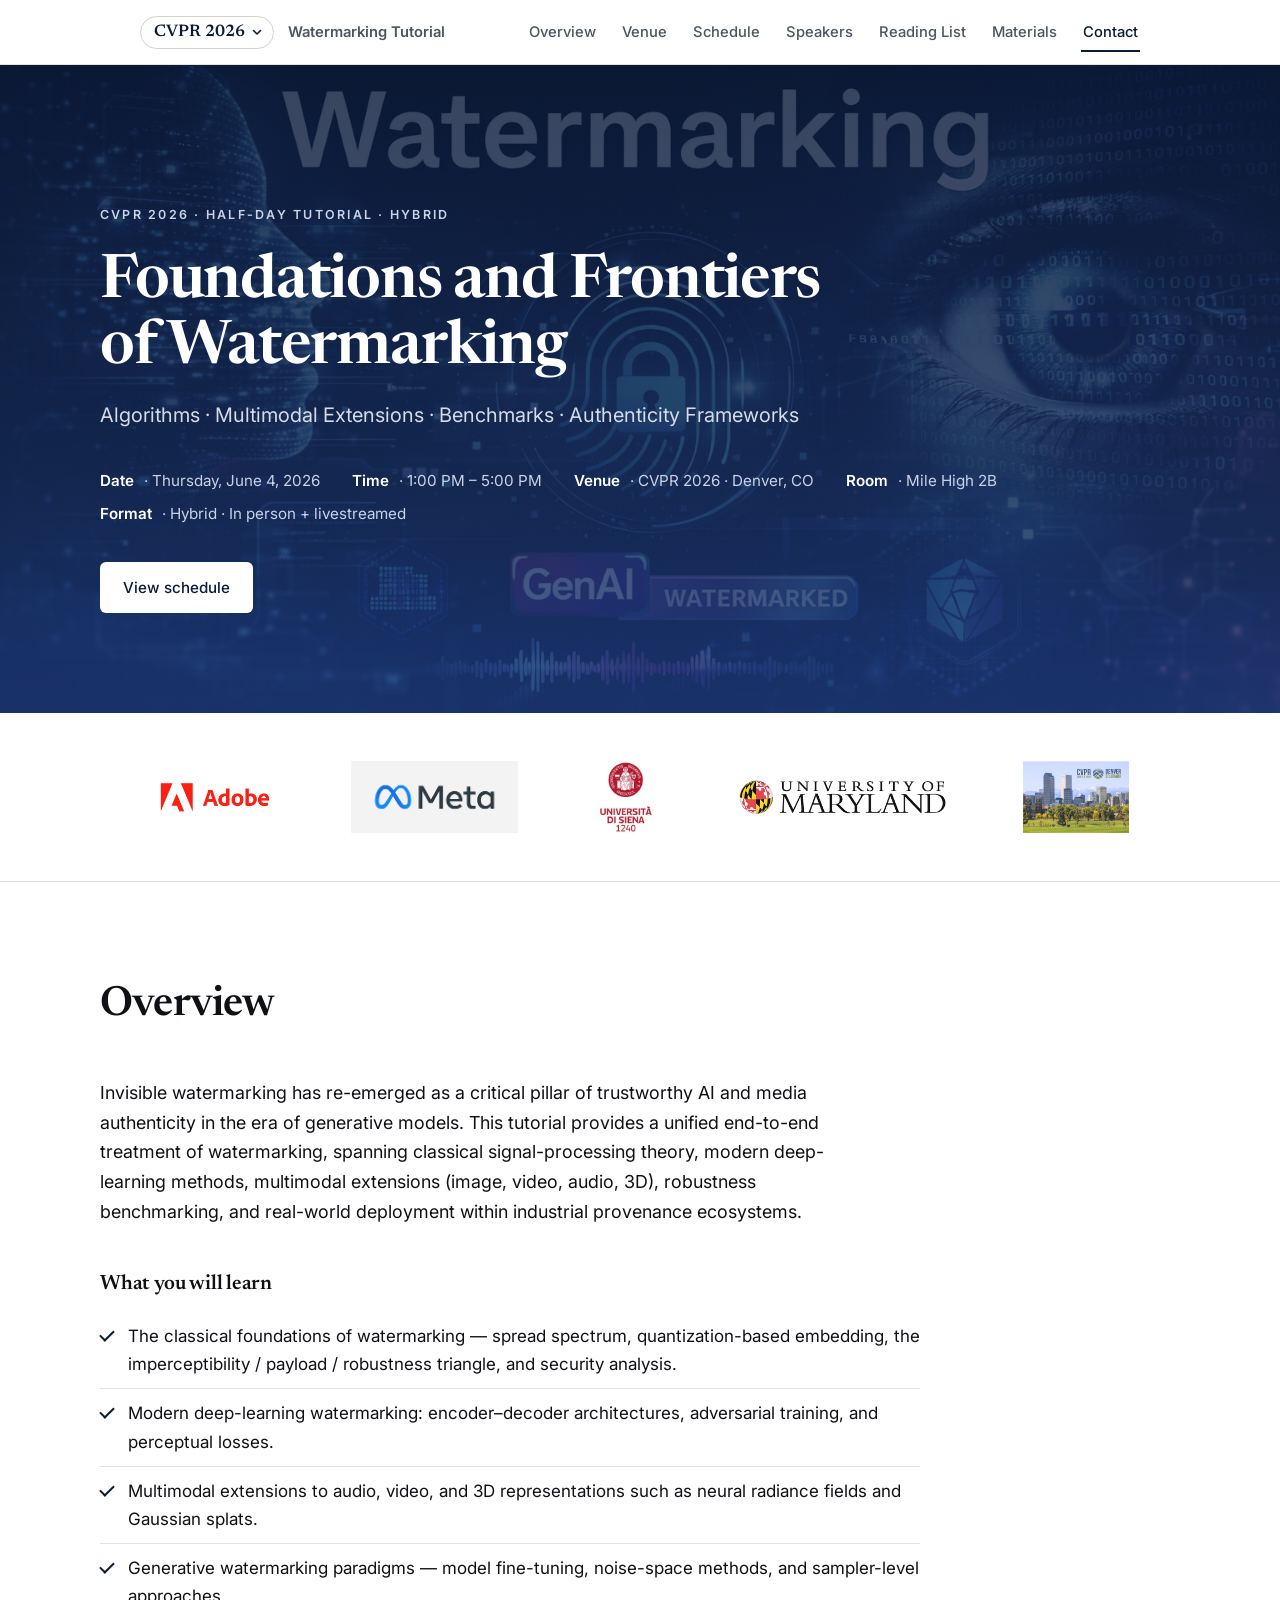
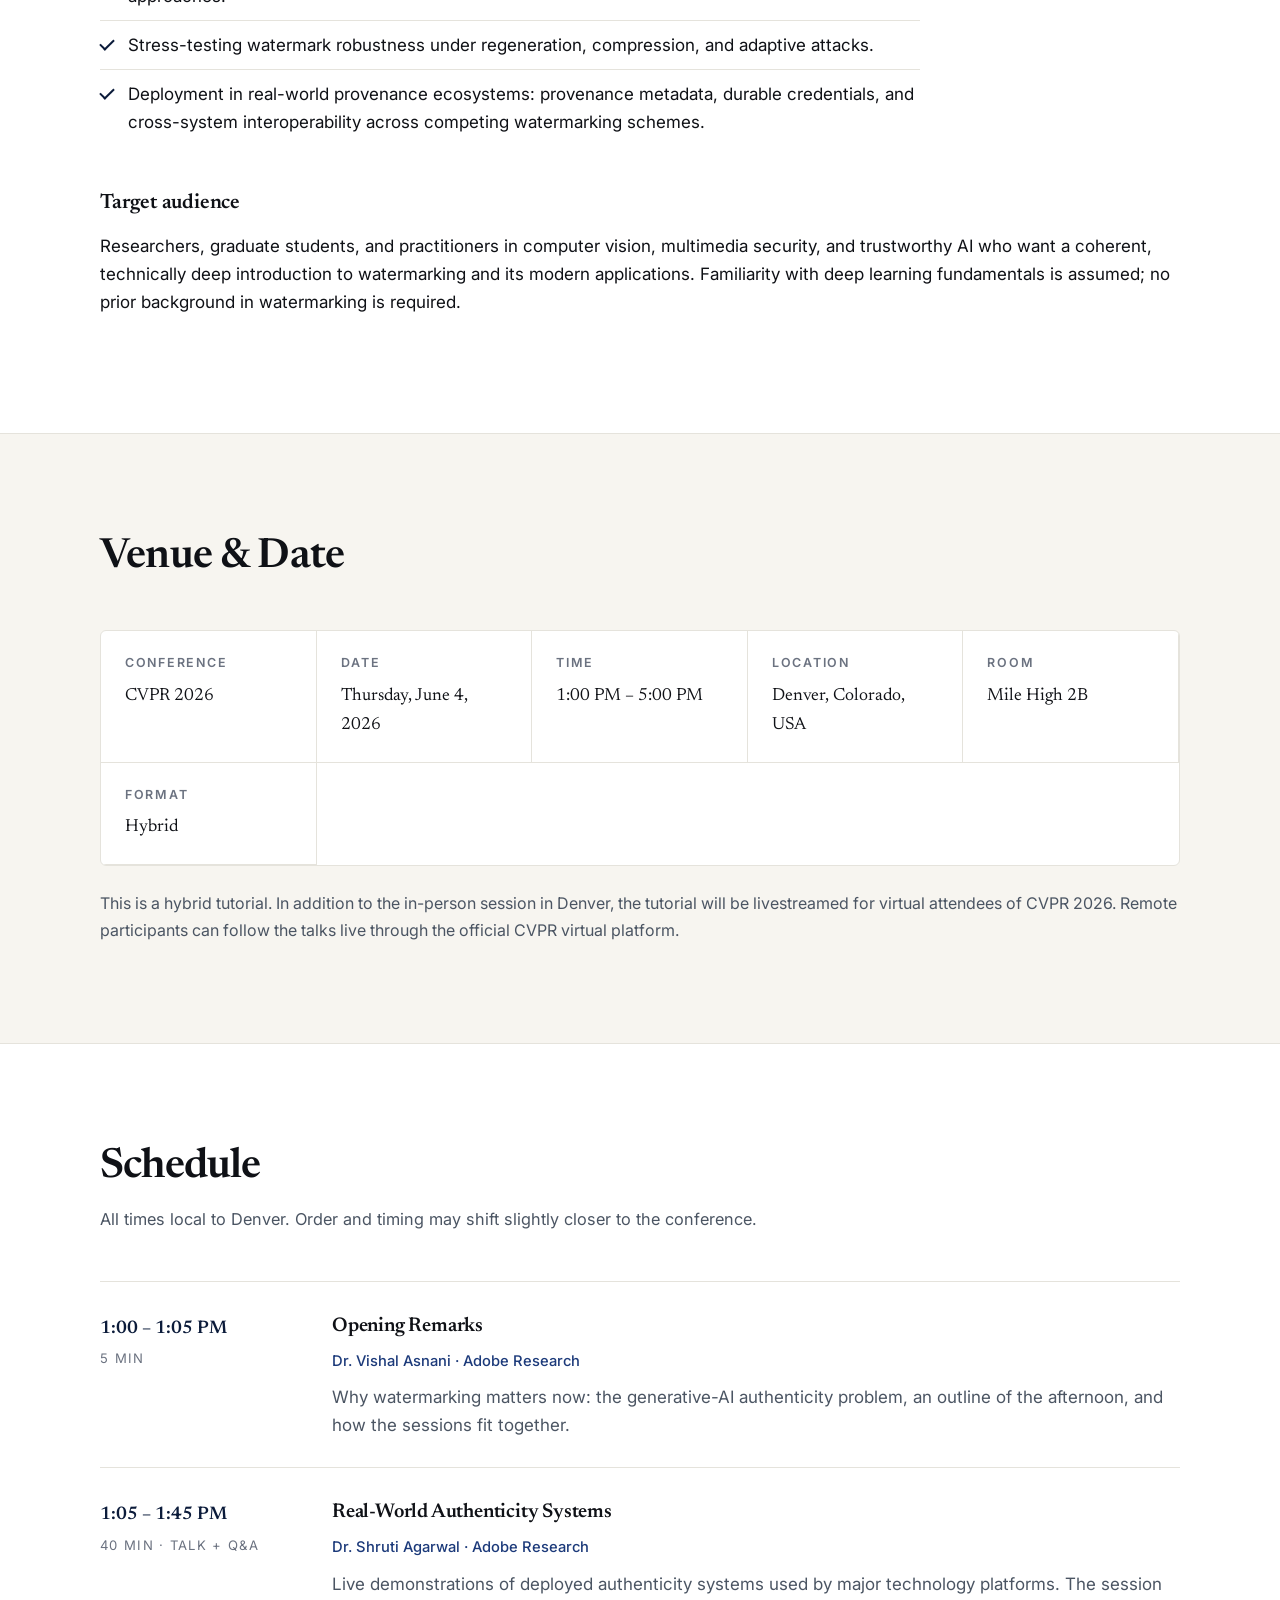
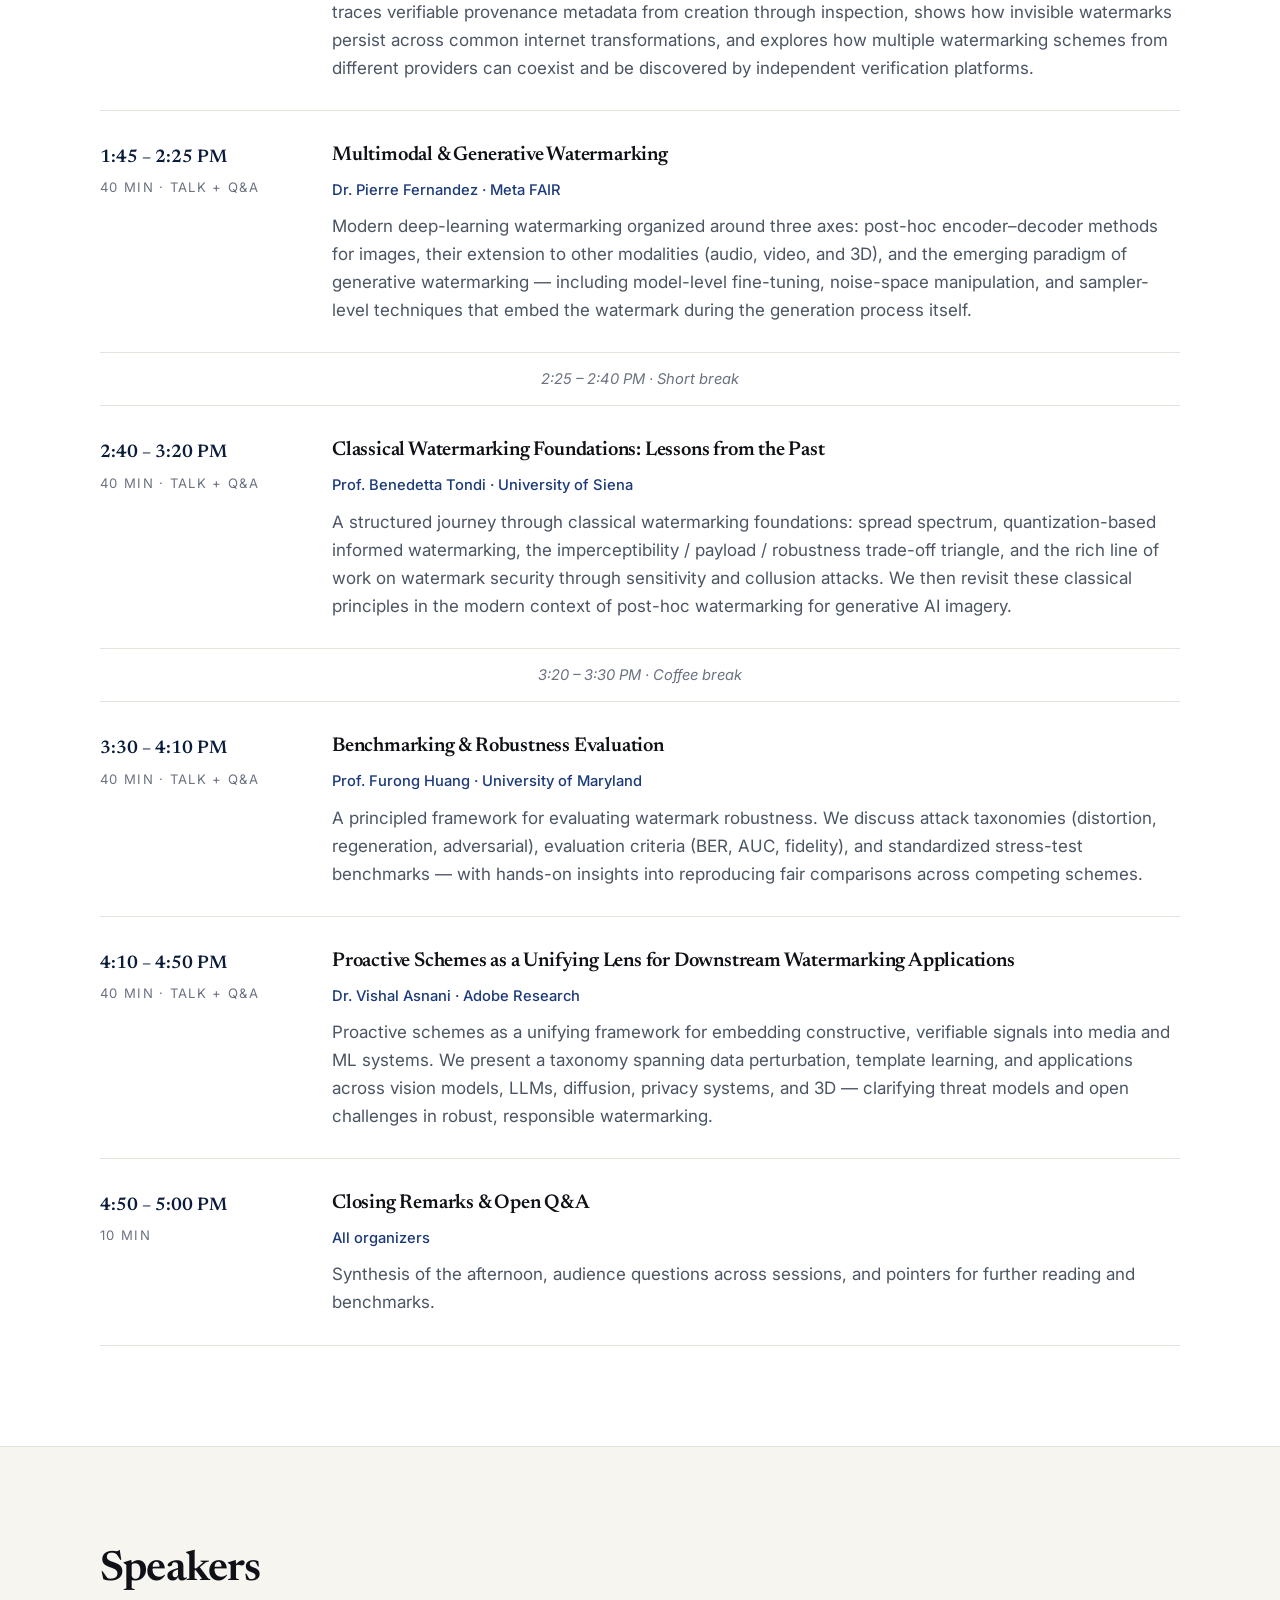
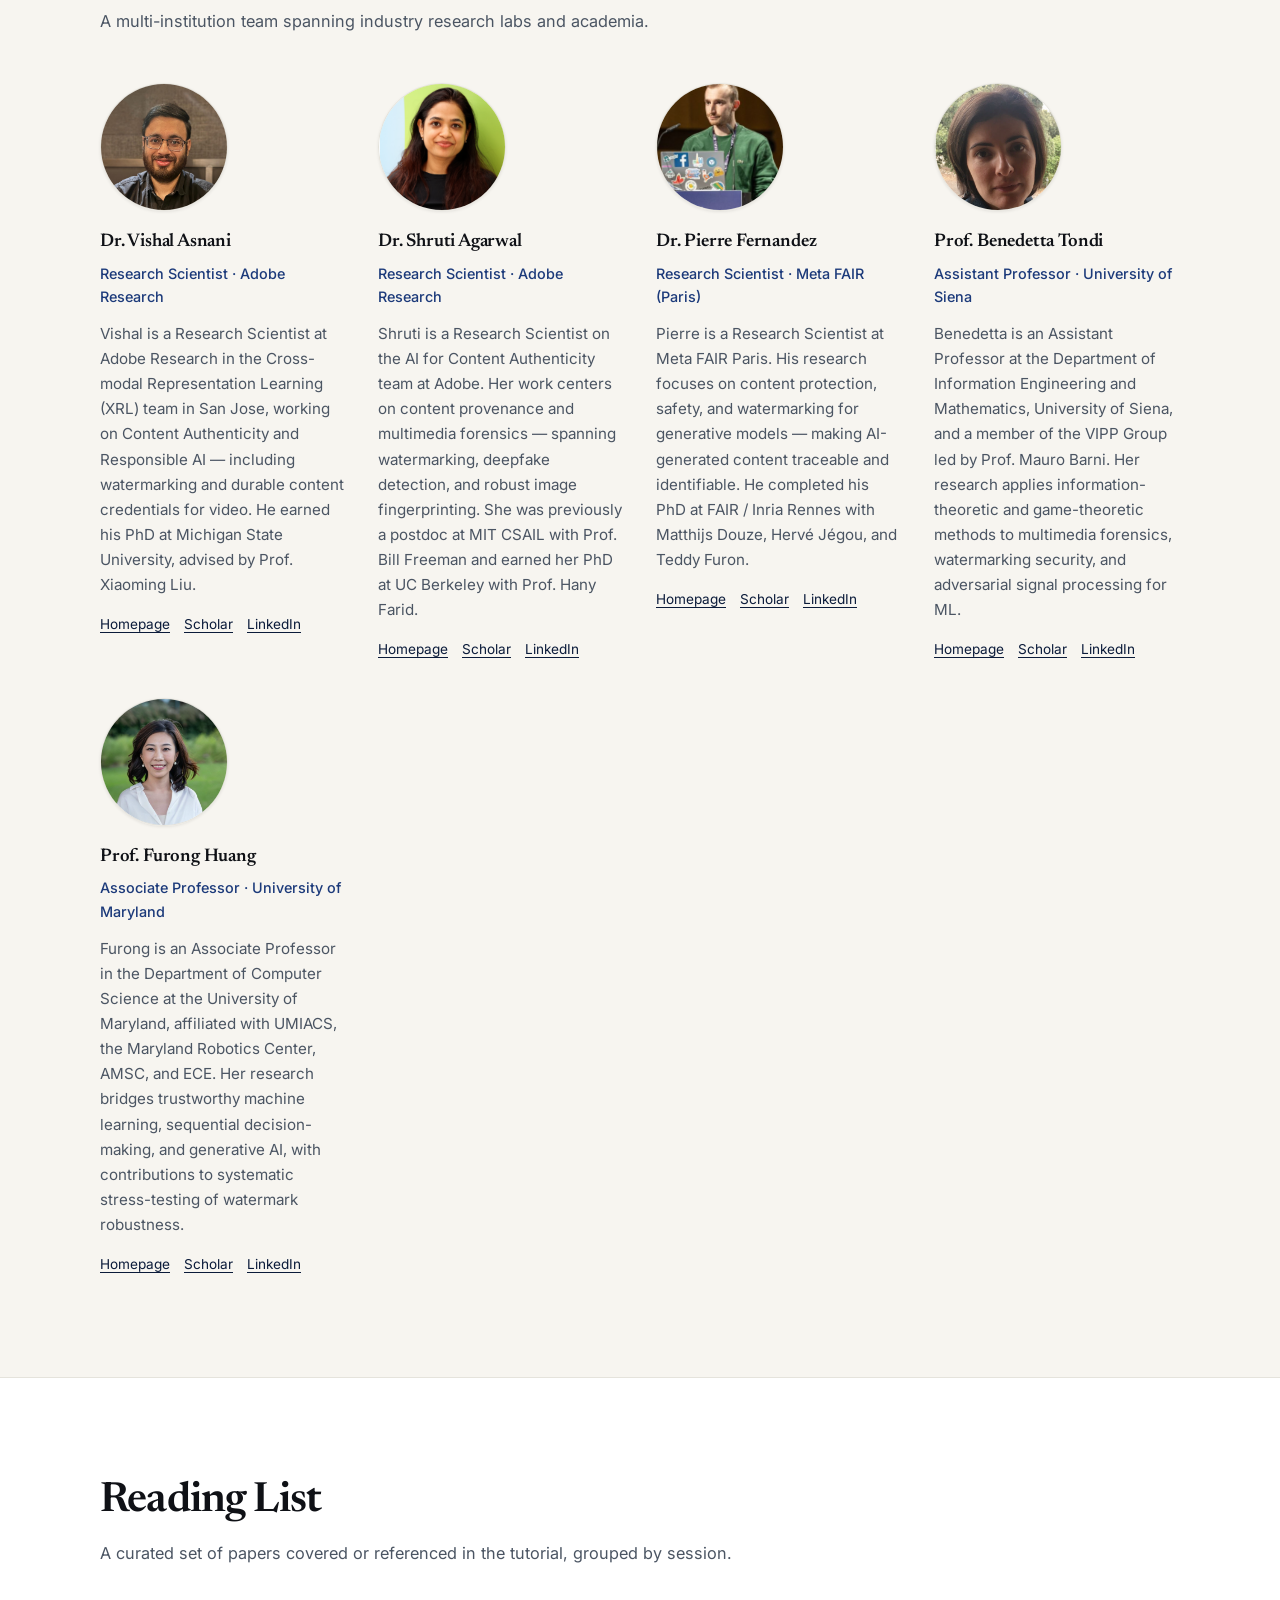
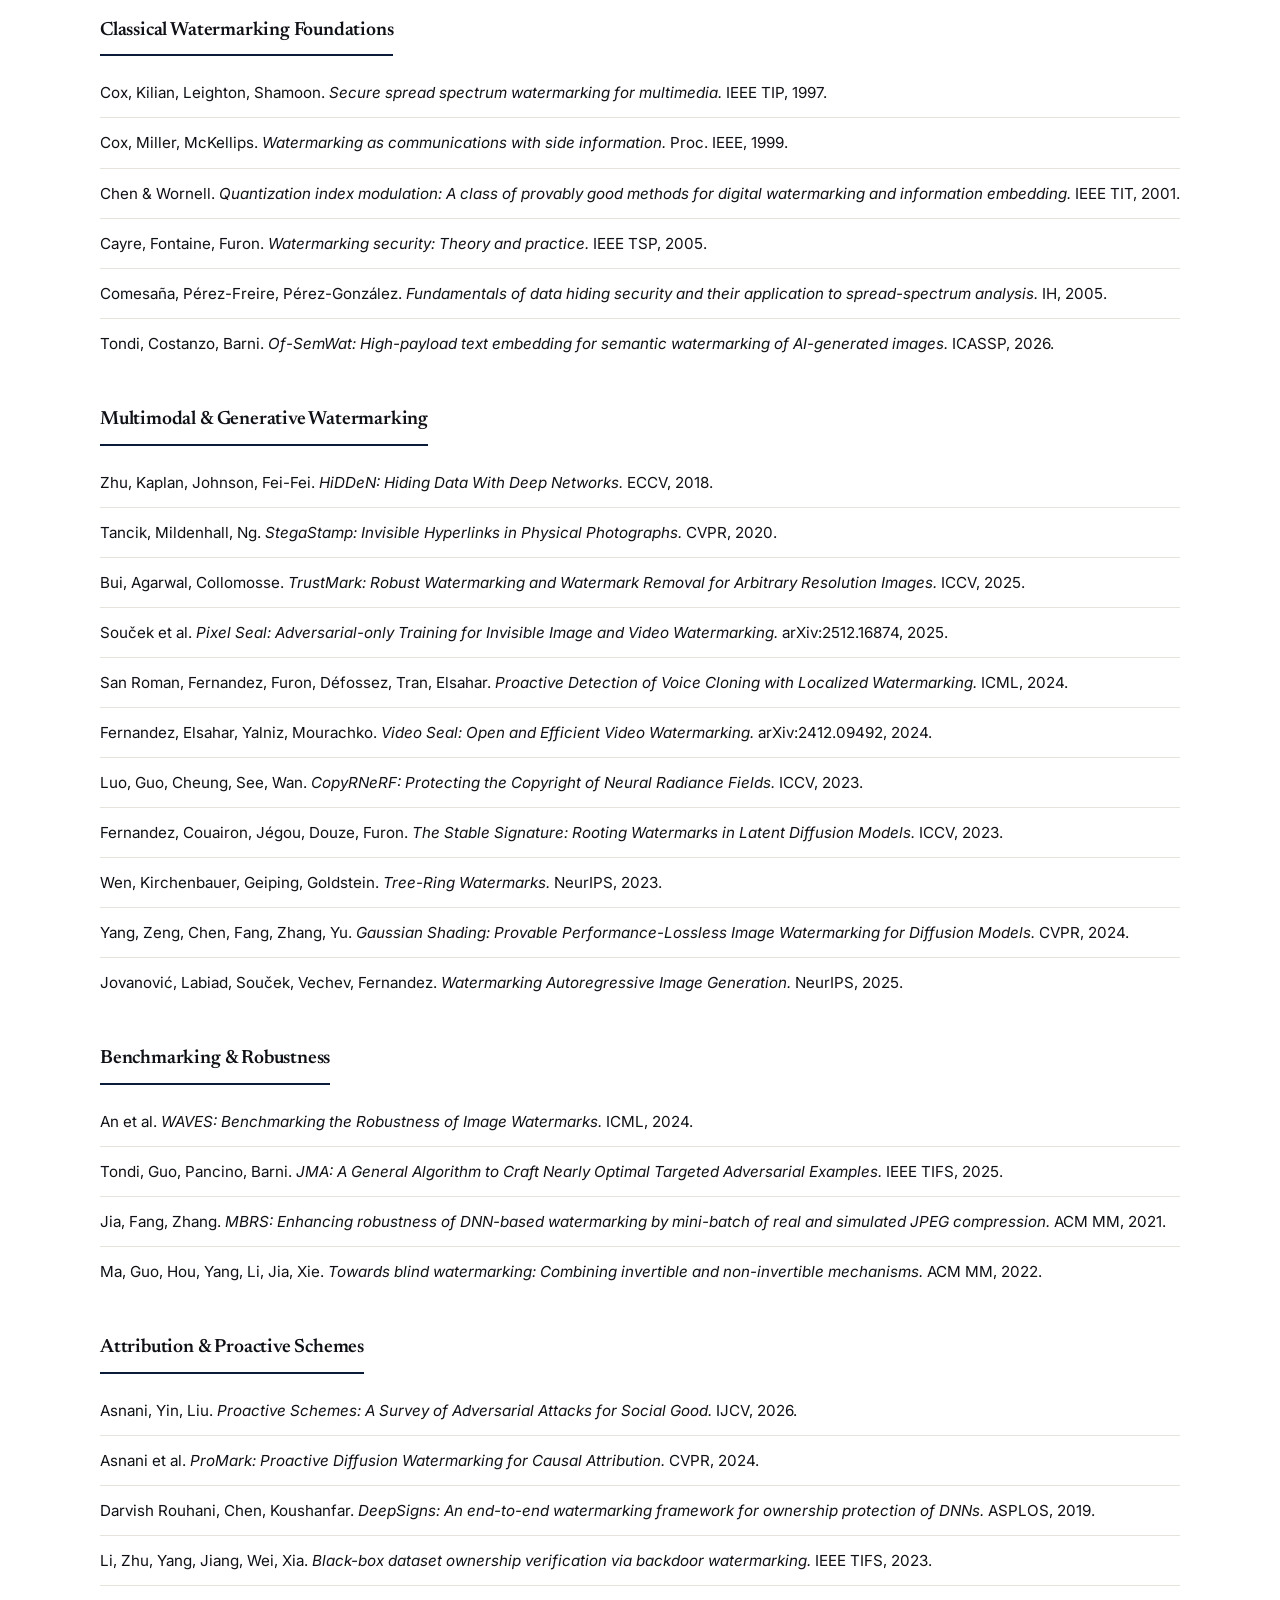
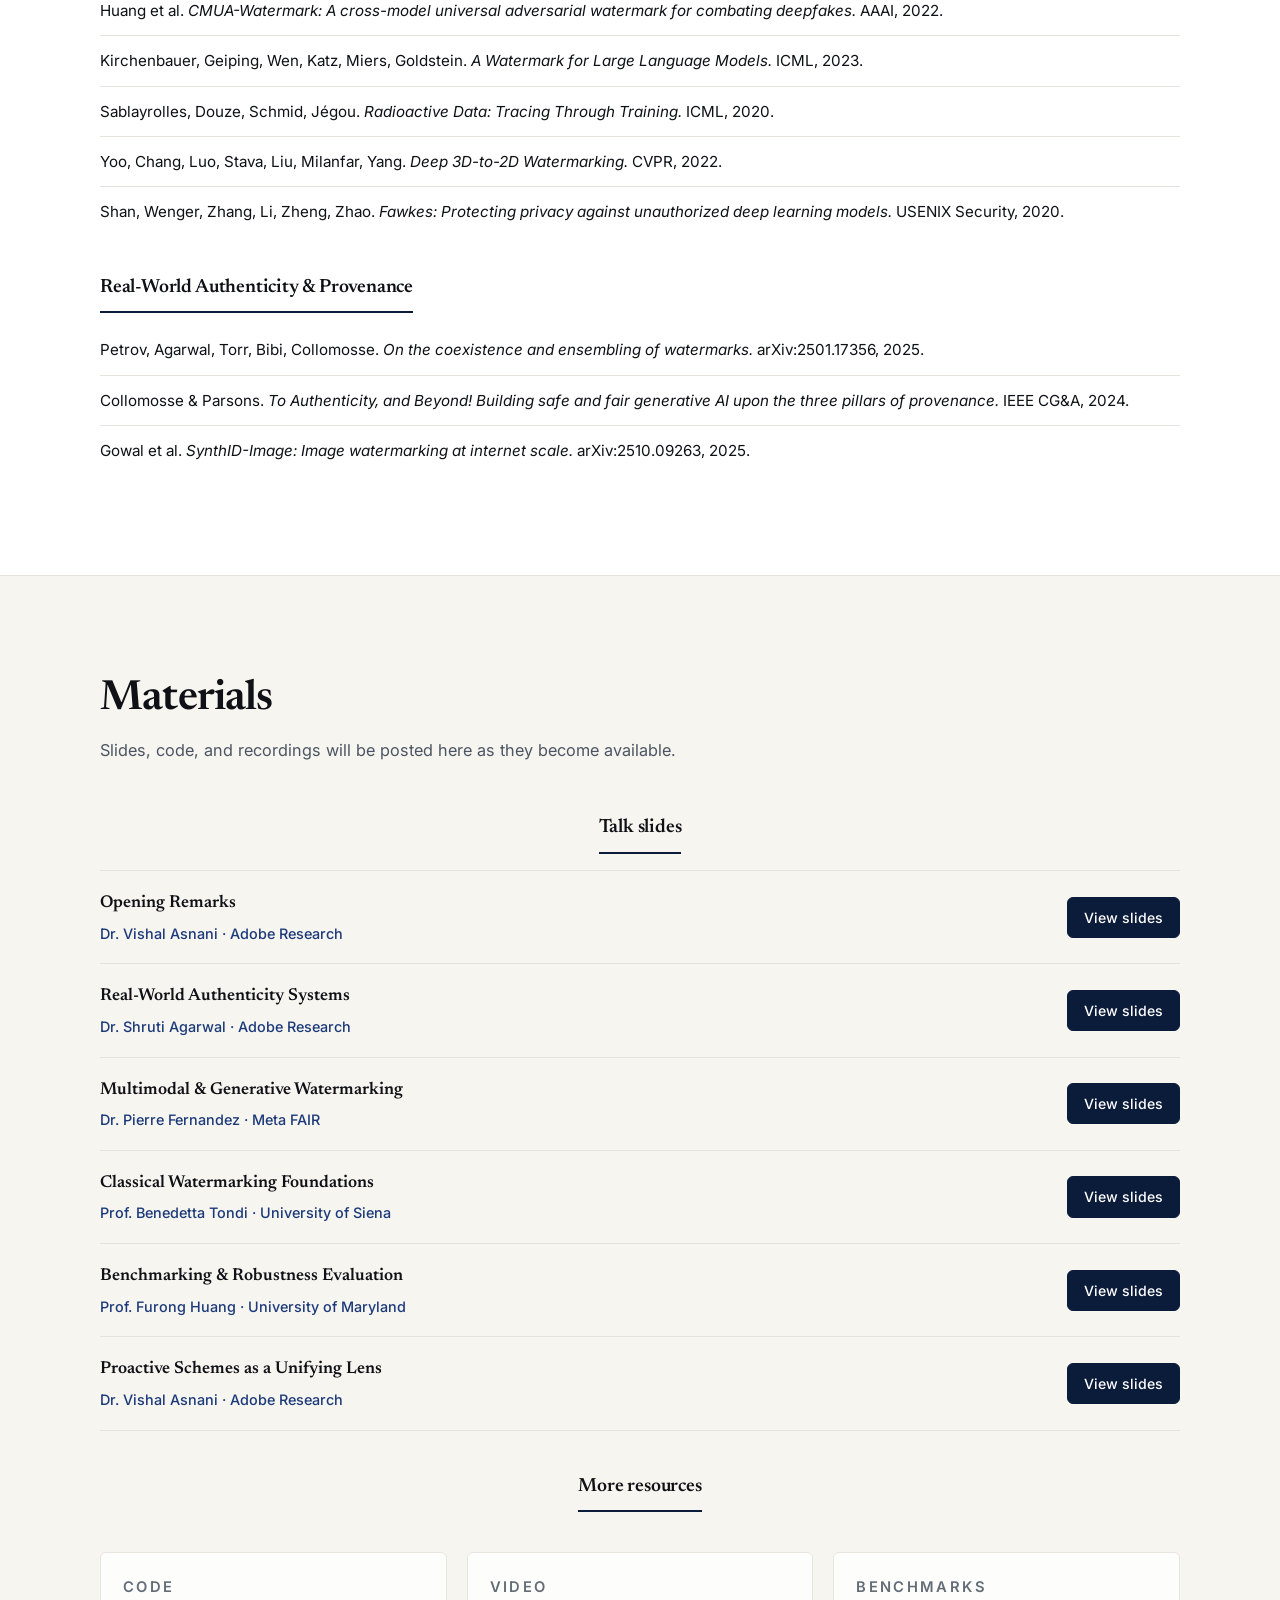
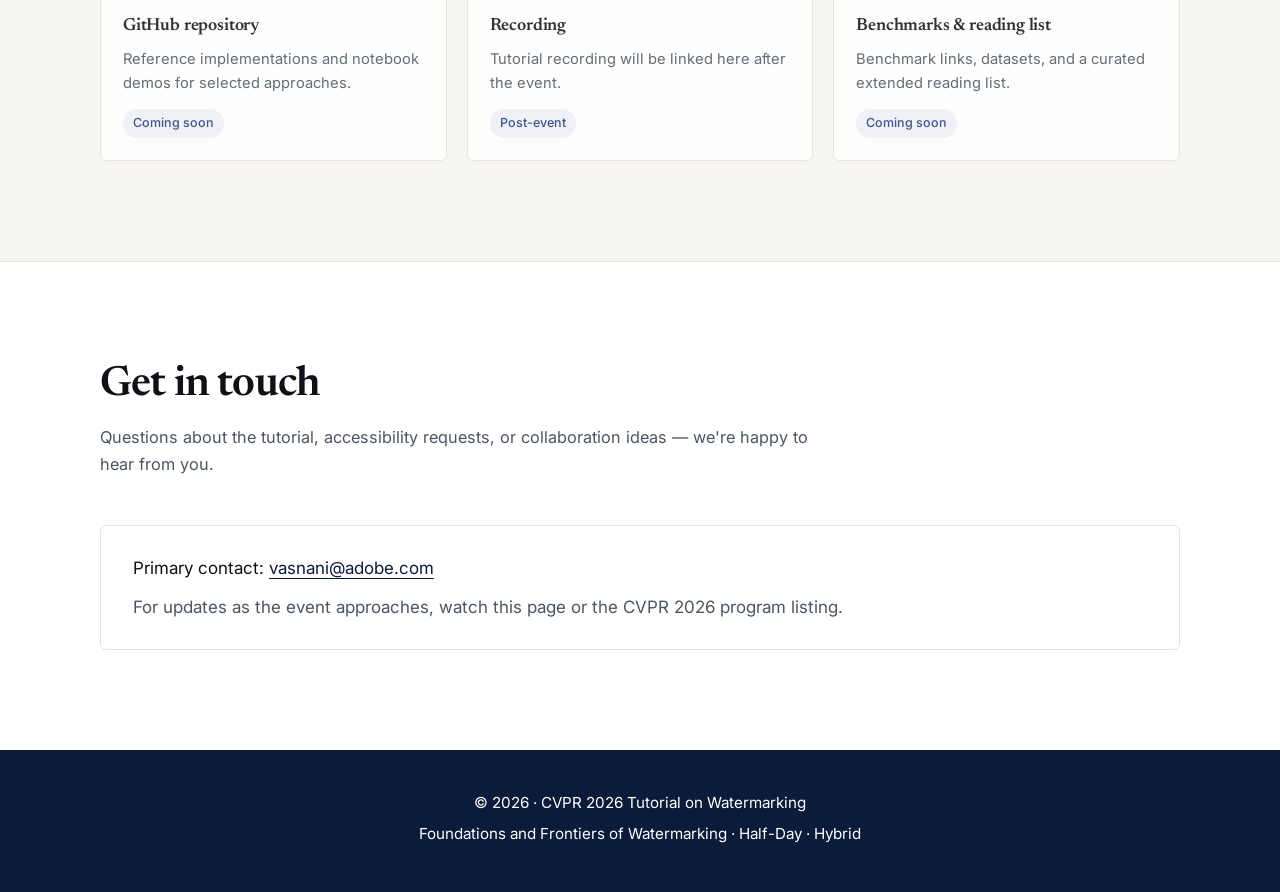
<file: cvpr2026/index.html>
<!DOCTYPE html>
<html lang="en">
<head>
<meta charset="UTF-8">
<meta name="viewport" content="width=device-width, initial-scale=1.0">
<meta name="description" content="CVPR 2026 Tutorial — Foundations and Frontiers of Watermarking: Algorithms, Multimodal Extensions, Benchmarks, and Authenticity Frameworks. Half-day, hybrid (in person + livestreamed), Denver, June 4, 2026.">
<meta name="theme-color" content="#0b1b3a">
<title>Foundations and Frontiers of Watermarking · CVPR 2026 Tutorial</title>

<meta property="og:title" content="Foundations and Frontiers of Watermarking — CVPR 2026 Tutorial">
<meta property="og:description" content="Algorithms · Multimodal Extensions · Benchmarks · Authenticity Frameworks. Half-day hybrid tutorial at CVPR 2026, Denver — in person and livestreamed for virtual attendees. June 4, 2026, 1:00–5:00 PM.">
<meta property="og:type" content="website">
<meta name="twitter:card" content="summary_large_image">

<link rel="preconnect" href="https://fonts.googleapis.com">
<link rel="preconnect" href="https://fonts.gstatic.com" crossorigin>
<link href="https://fonts.googleapis.com/css2?family=Inter:wght@300;400;500;600;700&family=Newsreader:ital,wght@0,400;0,500;0,600;0,700;1,400&display=swap" rel="stylesheet">

<link rel="stylesheet" href="styles.css">
<link rel="stylesheet" href="../editions.css">
</head>

<body>

<a class="skip-link" href="#overview">Skip to content</a>

<header class="site-nav" id="siteNav">
    <div class="nav-inner">
        <div class="nav-left">
            <details class="edition-switcher">
                <summary><span class="es-sr-only">Tutorial edition: </span>CVPR&nbsp;2026<svg class="edition-chevron" viewBox="0 0 12 12" aria-hidden="true"><path d="M2.5 4.5 6 8l3.5-3.5" fill="none" stroke="currentColor" stroke-width="1.6" stroke-linecap="round" stroke-linejoin="round"/></svg></summary>
                <div class="edition-menu">
                    <p class="edition-menu-label">Tutorial editions</p>
                    <ul>
                        <li><a href="../acmmm2026/"><span class="edition-name">ACM MM 2026</span><span class="edition-badge">Latest</span><span class="edition-meta">Rio de Janeiro · Nov 14, 2026</span></a></li>
                        <li><a href="../cvpr2026/" aria-current="page"><span class="edition-name">CVPR 2026</span><span class="edition-meta">Denver · Jun 4, 2026</span></a></li>
                    </ul>
                </div>
            </details>
            <a class="nav-brand" href="#top">
                <span class="brand-title">Watermarking Tutorial</span>
            </a>
        </div>

        <button class="nav-toggle" id="navToggle" aria-label="Toggle navigation" aria-expanded="false">
            <span></span><span></span><span></span>
        </button>

        <nav class="nav-links" id="navLinks" aria-label="Primary">
            <a href="#overview">Overview</a>
            <a href="#venue">Venue</a>
            <a href="#schedule">Schedule</a>
            <a href="#speakers">Speakers</a>
            <a href="#papers">Reading List</a>
            <a href="#materials">Materials</a>
            <a href="#contact">Contact</a>
        </nav>
    </div>
</header>

<section class="hero" id="top">
    <div class="hero-bg" aria-hidden="true"></div>
    <div class="hero-inner">
        <p class="eyebrow">CVPR 2026 · Half-Day Tutorial · Hybrid</p>
        <h1>Foundations and Frontiers<br>of Watermarking</h1>
        <p class="hero-sub">Algorithms · Multimodal Extensions · Benchmarks · Authenticity Frameworks</p>

        <div class="hero-meta">
            <span><strong>Date</strong> · Thursday, June 4, 2026</span>
            <span><strong>Time</strong> · 1:00 PM – 5:00 PM</span>
            <span><strong>Venue</strong> · CVPR 2026 · Denver, CO</span>
            <span><strong>Room</strong> · Mile High 2B</span>
            <span><strong>Format</strong> · Hybrid · In person + livestreamed</span>
        </div>

        <div class="hero-actions">
            <a class="btn btn-primary" href="#schedule">View schedule</a>
        </div>
    </div>
</section>

<section class="logo-strip" aria-label="Affiliated institutions">
    <div class="logo-strip-inner">
        <img src="assets/adobe.png" alt="Adobe">
        <img src="assets/meta.png" alt="Meta AI">
        <img src="assets/siena.png" alt="University of Siena">
        <img src="assets/umd.png" alt="University of Maryland">
        <img src="assets/cvpr_logo.png" alt="CVPR 2026">
    </div>
</section>

<main class="container">

<!-- OVERVIEW -->
<section id="overview" class="section">
    <header class="section-header">
        <h2>Overview</h2>
    </header>

    <div class="prose">
        <p class="lede">
            Invisible watermarking has re-emerged as a critical pillar of trustworthy AI and media authenticity
            in the era of generative models. This tutorial provides a unified end-to-end treatment of watermarking,
            spanning classical signal-processing theory, modern deep-learning methods, multimodal extensions
            (image, video, audio, 3D), robustness benchmarking, and real-world deployment within industrial
            provenance ecosystems.
        </p>

        <h3>What you will learn</h3>
        <ul class="check-list">
            <li>The classical foundations of watermarking — spread spectrum, quantization-based embedding, the imperceptibility / payload / robustness triangle, and security analysis.</li>
            <li>Modern deep-learning watermarking: encoder–decoder architectures, adversarial training, and perceptual losses.</li>
            <li>Multimodal extensions to audio, video, and 3D representations such as neural radiance fields and Gaussian splats.</li>
            <li>Generative watermarking paradigms — model fine-tuning, noise-space methods, and sampler-level approaches.</li>
            <li>Stress-testing watermark robustness under regeneration, compression, and adaptive attacks.</li>
            <li>Deployment in real-world provenance ecosystems: provenance metadata, durable credentials, and cross-system interoperability across competing watermarking schemes.</li>
        </ul>

        <h3>Target audience</h3>
        <p>
            Researchers, graduate students, and practitioners in computer vision, multimedia security, and
            trustworthy AI who want a coherent, technically deep introduction to watermarking and its modern
            applications. Familiarity with deep learning fundamentals is assumed; no prior background in
            watermarking is required.
        </p>
    </div>
</section>

<!-- VENUE -->
<section id="venue" class="section section-alt">
    <header class="section-header">
        <h2>Venue &amp; Date</h2>
    </header>

    <div class="venue-grid">
        <div class="venue-item">
            <p class="venue-label">Conference</p>
            <p class="venue-value">CVPR 2026</p>
        </div>
        <div class="venue-item">
            <p class="venue-label">Date</p>
            <p class="venue-value">Thursday, June 4, 2026</p>
        </div>
        <div class="venue-item">
            <p class="venue-label">Time</p>
            <p class="venue-value">1:00 PM – 5:00 PM</p>
        </div>
        <div class="venue-item">
            <p class="venue-label">Location</p>
            <p class="venue-value">Denver, Colorado, USA</p>
        </div>
        <div class="venue-item">
            <p class="venue-label">Room</p>
            <p class="venue-value">Mile High 2B</p>
        </div>
        <div class="venue-item">
            <p class="venue-label">Format</p>
            <p class="venue-value">Hybrid</p>
        </div>
    </div>

    <p class="venue-note">
        This is a hybrid tutorial. In addition to the in-person session in Denver, the tutorial will be
        livestreamed for virtual attendees of CVPR 2026. Remote participants can follow the talks live
        through the official CVPR virtual platform.
    </p>
</section>

<!-- SCHEDULE -->
<section id="schedule" class="section">
    <header class="section-header">
        <h2>Schedule</h2>
        <p class="section-sub">All times local to Denver. Order and timing may shift slightly closer to the conference.</p>
    </header>

    <ol class="schedule">

        <li class="schedule-row">
            <div class="schedule-time">
                <span class="time-range">1:00 – 1:05 PM</span>
                <span class="time-len">5 min</span>
            </div>
            <div class="schedule-body">
                <h3>Opening Remarks</h3>
                <p class="schedule-speaker">Dr. Vishal Asnani · Adobe Research</p>
                <p>Why watermarking matters now: the generative-AI authenticity problem, an outline of the afternoon, and how the sessions fit together.</p>
            </div>
        </li>

        <li class="schedule-row">
            <div class="schedule-time">
                <span class="time-range">1:05 – 1:45 PM</span>
                <span class="time-len">40 min · talk + Q&amp;A</span>
            </div>
            <div class="schedule-body">
                <h3>Real-World Authenticity Systems</h3>
                <p class="schedule-speaker">Dr. Shruti Agarwal · Adobe Research</p>
                <p>
                    Live demonstrations of deployed authenticity systems used by major technology platforms.
                    The session traces verifiable provenance metadata from creation through inspection, shows
                    how invisible watermarks persist across common internet transformations, and explores how
                    multiple watermarking schemes from different providers can coexist and be discovered by
                    independent verification platforms.
                </p>
            </div>
        </li>

        <li class="schedule-row">
            <div class="schedule-time">
                <span class="time-range">1:45 – 2:25 PM</span>
                <span class="time-len">40 min · talk + Q&amp;A</span>
            </div>
            <div class="schedule-body">
                <h3>Multimodal &amp; Generative Watermarking</h3>
                <p class="schedule-speaker">Dr. Pierre Fernandez · Meta FAIR</p>
                <p>
                    Modern deep-learning watermarking organized around three axes: post-hoc encoder–decoder
                    methods for images, their extension to other modalities (audio, video, and 3D), and the
                    emerging paradigm of generative watermarking — including model-level fine-tuning,
                    noise-space manipulation, and sampler-level techniques that embed the watermark during the
                    generation process itself.
                </p>
            </div>
        </li>

        <li class="schedule-break">
            <span>2:25 – 2:40 PM · Short break</span>
        </li>

        <li class="schedule-row">
            <div class="schedule-time">
                <span class="time-range">2:40 – 3:20 PM</span>
                <span class="time-len">40 min · talk + Q&amp;A</span>
            </div>
            <div class="schedule-body">
                <h3>Classical Watermarking Foundations: Lessons from the Past</h3>
                <p class="schedule-speaker">Prof. Benedetta Tondi · University of Siena</p>
                <p>
                    A structured journey through classical watermarking foundations: spread spectrum,
                    quantization-based informed watermarking, the imperceptibility / payload / robustness
                    trade-off triangle, and the rich line of work on watermark security through sensitivity
                    and collusion attacks. We then revisit these classical principles in the modern context
                    of post-hoc watermarking for generative AI imagery.
                </p>
            </div>
        </li>

        <li class="schedule-break">
            <span>3:20 – 3:30 PM · Coffee break</span>
        </li>

        <li class="schedule-row">
            <div class="schedule-time">
                <span class="time-range">3:30 – 4:10 PM</span>
                <span class="time-len">40 min · talk + Q&amp;A</span>
            </div>
            <div class="schedule-body">
                <h3>Benchmarking &amp; Robustness Evaluation</h3>
                <p class="schedule-speaker">Prof. Furong Huang · University of Maryland</p>
                <p>
                    A principled framework for evaluating watermark robustness. We discuss attack taxonomies
                    (distortion, regeneration, adversarial), evaluation criteria (BER, AUC, fidelity), and
                    standardized stress-test benchmarks — with hands-on insights into reproducing fair
                    comparisons across competing schemes.
                </p>
            </div>
        </li>

        <li class="schedule-row">
            <div class="schedule-time">
                <span class="time-range">4:10 – 4:50 PM</span>
                <span class="time-len">40 min · talk + Q&amp;A</span>
            </div>
            <div class="schedule-body">
                <h3>Proactive Schemes as a Unifying Lens for Downstream Watermarking Applications</h3>
                <p class="schedule-speaker">Dr. Vishal Asnani · Adobe Research</p>
                <p>
                    Proactive schemes as a unifying framework for embedding constructive, verifiable signals
                    into media and ML systems. We present a taxonomy spanning data perturbation, template
                    learning, and applications across vision models, LLMs, diffusion, privacy systems, and 3D
                    — clarifying threat models and open challenges in robust, responsible watermarking.
                </p>
            </div>
        </li>

        <li class="schedule-row">
            <div class="schedule-time">
                <span class="time-range">4:50 – 5:00 PM</span>
                <span class="time-len">10 min</span>
            </div>
            <div class="schedule-body">
                <h3>Closing Remarks &amp; Open Q&amp;A</h3>
                <p class="schedule-speaker">All organizers</p>
                <p>Synthesis of the afternoon, audience questions across sessions, and pointers for further reading and benchmarks.</p>
            </div>
        </li>

    </ol>
</section>

<!-- SPEAKERS -->
<section id="speakers" class="section section-alt">
    <header class="section-header">
        <h2>Speakers</h2>
        <p class="section-sub">A multi-institution team spanning industry research labs and academia.</p>
    </header>

    <div class="speakers">

        <article class="speaker-card">
            <img src="assets/vishal.jpg" alt="Dr. Vishal Asnani">
            <h3>Dr. Vishal Asnani</h3>
            <p class="affiliation">Research Scientist · Adobe Research</p>
            <p class="bio">
                Vishal is a Research Scientist at Adobe Research in the Cross-modal Representation Learning
                (XRL) team in San Jose, working on Content Authenticity and Responsible AI — including
                watermarking and durable content credentials for video. He earned his PhD at Michigan State
                University, advised by Prof. Xiaoming Liu.
            </p>
            <ul class="speaker-links">
                <li><a href="https://vishal3477.github.io/" target="_blank" rel="noopener">Homepage</a></li>
                <li><a href="https://scholar.google.com/citations?user=OA4lkcwAAAAJ&amp;hl=en" target="_blank" rel="noopener">Scholar</a></li>
                <li><a href="https://www.linkedin.com/in/vishal-asnani" target="_blank" rel="noopener">LinkedIn</a></li>
            </ul>
        </article>

        <article class="speaker-card">
            <img src="assets/shruti.jpg" alt="Dr. Shruti Agarwal">
            <h3>Dr. Shruti Agarwal</h3>
            <p class="affiliation">Research Scientist · Adobe Research</p>
            <p class="bio">
                Shruti is a Research Scientist on the AI for Content Authenticity team at Adobe. Her work
                centers on content provenance and multimedia forensics — spanning watermarking, deepfake
                detection, and robust image fingerprinting. She was previously a postdoc at MIT CSAIL with
                Prof. Bill Freeman and earned her PhD at UC Berkeley with Prof. Hany Farid.
            </p>
            <ul class="speaker-links">
                <li><a href="https://agarwalshruti15.github.io/" target="_blank" rel="noopener">Homepage</a></li>
                <li><a href="https://scholar.google.com/citations?user=gcuoIb0AAAAJ&amp;hl=en" target="_blank" rel="noopener">Scholar</a></li>
                <li><a href="https://www.linkedin.com/in/shruti-agarwal-54763870/" target="_blank" rel="noopener">LinkedIn</a></li>
            </ul>
        </article>

        <article class="speaker-card">
            <img src="assets/pierre.jpg" alt="Dr. Pierre Fernandez">
            <h3>Dr. Pierre Fernandez</h3>
            <p class="affiliation">Research Scientist · Meta FAIR (Paris)</p>
            <p class="bio">
                Pierre is a Research Scientist at Meta FAIR Paris. His research focuses on content
                protection, safety, and watermarking for generative models — making AI-generated content
                traceable and identifiable. He completed his PhD at FAIR / Inria Rennes with Matthijs Douze,
                Hervé Jégou, and Teddy Furon.
            </p>
            <ul class="speaker-links">
                <li><a href="https://pierrefdz.github.io/" target="_blank" rel="noopener">Homepage</a></li>
                <li><a href="https://scholar.google.com/citations?user=osCX1YQAAAAJ&amp;hl=fr" target="_blank" rel="noopener">Scholar</a></li>
                <li><a href="https://www.linkedin.com/in/pierrefdz/?locale=en" target="_blank" rel="noopener">LinkedIn</a></li>
            </ul>
        </article>

        <article class="speaker-card">
            <img src="assets/tondi.jpg" alt="Prof. Benedetta Tondi">
            <h3>Prof. Benedetta Tondi</h3>
            <p class="affiliation">Assistant Professor · University of Siena</p>
            <p class="bio">
                Benedetta is an Assistant Professor at the Department of Information Engineering and
                Mathematics, University of Siena, and a member of the VIPP Group led by Prof. Mauro Barni.
                Her research applies information-theoretic and game-theoretic methods to multimedia
                forensics, watermarking security, and adversarial signal processing for ML.
            </p>
            <ul class="speaker-links">
                <li><a href="https://clem.dii.unisi.it/~vipp/btondi.html" target="_blank" rel="noopener">Homepage</a></li>
                <li><a href="https://scholar.google.com/citations?user=xpNEfq4AAAAJ&amp;hl=it" target="_blank" rel="noopener">Scholar</a></li>
                <li><a href="https://www.linkedin.com/in/benedetta-tondi-61215652/" target="_blank" rel="noopener">LinkedIn</a></li>
            </ul>
        </article>

        <article class="speaker-card">
            <img src="assets/furong.jpg" alt="Prof. Furong Huang">
            <h3>Prof. Furong Huang</h3>
            <p class="affiliation">Associate Professor · University of Maryland</p>
            <p class="bio">
                Furong is an Associate Professor in the Department of Computer Science at the University of
                Maryland, affiliated with UMIACS, the Maryland Robotics Center, AMSC, and ECE. Her research
                bridges trustworthy machine learning, sequential decision-making, and generative AI, with
                contributions to systematic stress-testing of watermark robustness.
            </p>
            <ul class="speaker-links">
                <li><a href="https://furong-huang.com/" target="_blank" rel="noopener">Homepage</a></li>
                <li><a href="https://scholar.google.com/citations?user=13yyuCcAAAAJ&amp;hl=en" target="_blank" rel="noopener">Scholar</a></li>
                <li><a href="https://www.linkedin.com/in/furong-huang/" target="_blank" rel="noopener">LinkedIn</a></li>
            </ul>
        </article>

    </div>
</section>

<!-- READING LIST -->
<section id="papers" class="section">
    <header class="section-header">
        <h2>Reading List</h2>
        <p class="section-sub">A curated set of papers covered or referenced in the tutorial, grouped by session.</p>
    </header>

    <div class="papers">

        <div class="papers-group">
            <h3>Classical Watermarking Foundations</h3>
            <ul class="paper-list">
                <li>Cox, Kilian, Leighton, Shamoon. <em>Secure spread spectrum watermarking for multimedia.</em> IEEE TIP, 1997.</li>
                <li>Cox, Miller, McKellips. <em>Watermarking as communications with side information.</em> Proc. IEEE, 1999.</li>
                <li>Chen &amp; Wornell. <em>Quantization index modulation: A class of provably good methods for digital watermarking and information embedding.</em> IEEE TIT, 2001.</li>
                <li>Cayre, Fontaine, Furon. <em>Watermarking security: Theory and practice.</em> IEEE TSP, 2005.</li>
                <li>Comesaña, Pérez-Freire, Pérez-González. <em>Fundamentals of data hiding security and their application to spread-spectrum analysis.</em> IH, 2005.</li>
                <li>Tondi, Costanzo, Barni. <em>Of-SemWat: High-payload text embedding for semantic watermarking of AI-generated images.</em> ICASSP, 2026.</li>
            </ul>
        </div>

        <div class="papers-group">
            <h3>Multimodal &amp; Generative Watermarking</h3>
            <ul class="paper-list">
                <li>Zhu, Kaplan, Johnson, Fei-Fei. <em>HiDDeN: Hiding Data With Deep Networks.</em> ECCV, 2018.</li>
                <li>Tancik, Mildenhall, Ng. <em>StegaStamp: Invisible Hyperlinks in Physical Photographs.</em> CVPR, 2020.</li>
                <li>Bui, Agarwal, Collomosse. <em>TrustMark: Robust Watermarking and Watermark Removal for Arbitrary Resolution Images.</em> ICCV, 2025.</li>
                <li>Souček et al. <em>Pixel Seal: Adversarial-only Training for Invisible Image and Video Watermarking.</em> arXiv:2512.16874, 2025.</li>
                <li>San Roman, Fernandez, Furon, Défossez, Tran, Elsahar. <em>Proactive Detection of Voice Cloning with Localized Watermarking.</em> ICML, 2024.</li>
                <li>Fernandez, Elsahar, Yalniz, Mourachko. <em>Video Seal: Open and Efficient Video Watermarking.</em> arXiv:2412.09492, 2024.</li>
                <li>Luo, Guo, Cheung, See, Wan. <em>CopyRNeRF: Protecting the Copyright of Neural Radiance Fields.</em> ICCV, 2023.</li>
                <li>Fernandez, Couairon, Jégou, Douze, Furon. <em>The Stable Signature: Rooting Watermarks in Latent Diffusion Models.</em> ICCV, 2023.</li>
                <li>Wen, Kirchenbauer, Geiping, Goldstein. <em>Tree-Ring Watermarks.</em> NeurIPS, 2023.</li>
                <li>Yang, Zeng, Chen, Fang, Zhang, Yu. <em>Gaussian Shading: Provable Performance-Lossless Image Watermarking for Diffusion Models.</em> CVPR, 2024.</li>
                <li>Jovanović, Labiad, Souček, Vechev, Fernandez. <em>Watermarking Autoregressive Image Generation.</em> NeurIPS, 2025.</li>
            </ul>
        </div>

        <div class="papers-group">
            <h3>Benchmarking &amp; Robustness</h3>
            <ul class="paper-list">
                <li>An et al. <em>WAVES: Benchmarking the Robustness of Image Watermarks.</em> ICML, 2024.</li>
                <li>Tondi, Guo, Pancino, Barni. <em>JMA: A General Algorithm to Craft Nearly Optimal Targeted Adversarial Examples.</em> IEEE TIFS, 2025.</li>
                <li>Jia, Fang, Zhang. <em>MBRS: Enhancing robustness of DNN-based watermarking by mini-batch of real and simulated JPEG compression.</em> ACM MM, 2021.</li>
                <li>Ma, Guo, Hou, Yang, Li, Jia, Xie. <em>Towards blind watermarking: Combining invertible and non-invertible mechanisms.</em> ACM MM, 2022.</li>
            </ul>
        </div>

        <div class="papers-group">
            <h3>Attribution &amp; Proactive Schemes</h3>
            <ul class="paper-list">
                <li>Asnani, Yin, Liu. <em>Proactive Schemes: A Survey of Adversarial Attacks for Social Good.</em> IJCV, 2026.</li>
                <li>Asnani et al. <em>ProMark: Proactive Diffusion Watermarking for Causal Attribution.</em> CVPR, 2024.</li>
                <li>Darvish Rouhani, Chen, Koushanfar. <em>DeepSigns: An end-to-end watermarking framework for ownership protection of DNNs.</em> ASPLOS, 2019.</li>
                <li>Li, Zhu, Yang, Jiang, Wei, Xia. <em>Black-box dataset ownership verification via backdoor watermarking.</em> IEEE TIFS, 2023.</li>
                <li>Huang et al. <em>CMUA-Watermark: A cross-model universal adversarial watermark for combating deepfakes.</em> AAAI, 2022.</li>
                <li>Kirchenbauer, Geiping, Wen, Katz, Miers, Goldstein. <em>A Watermark for Large Language Models.</em> ICML, 2023.</li>
                <li>Sablayrolles, Douze, Schmid, Jégou. <em>Radioactive Data: Tracing Through Training.</em> ICML, 2020.</li>
                <li>Yoo, Chang, Luo, Stava, Liu, Milanfar, Yang. <em>Deep 3D-to-2D Watermarking.</em> CVPR, 2022.</li>
                <li>Shan, Wenger, Zhang, Li, Zheng, Zhao. <em>Fawkes: Protecting privacy against unauthorized deep learning models.</em> USENIX Security, 2020.</li>
            </ul>
        </div>

        <div class="papers-group">
            <h3>Real-World Authenticity &amp; Provenance</h3>
            <ul class="paper-list">
                <li>Petrov, Agarwal, Torr, Bibi, Collomosse. <em>On the coexistence and ensembling of watermarks.</em> arXiv:2501.17356, 2025.</li>
                <li>Collomosse &amp; Parsons. <em>To Authenticity, and Beyond! Building safe and fair generative AI upon the three pillars of provenance.</em> IEEE CG&amp;A, 2024.</li>
                <li>Gowal et al. <em>SynthID-Image: Image watermarking at internet scale.</em> arXiv:2510.09263, 2025.</li>
            </ul>
        </div>

    </div>
</section>

<!-- MATERIALS -->
<section id="materials" class="section section-alt">
    <header class="section-header">
        <h2>Materials</h2>
        <p class="section-sub">Slides, code, and recordings will be posted here as they become available.</p>
    </header>

    <h3 class="materials-subhead">Talk slides</h3>
    <ul class="slide-list">

        <li class="slide-item">
            <div class="slide-meta">
                <p class="slide-talk">Opening Remarks</p>
                <p class="slide-speaker">Dr. Vishal Asnani · Adobe Research</p>
            </div>
            <a class="slide-link" href="https://docs.google.com/presentation/d/1HUsIsBmXRRbFO845izbYQOVauWE2JS5q/edit?usp=sharing" target="_blank" rel="noopener">View slides</a>
        </li>

        <li class="slide-item">
            <div class="slide-meta">
                <p class="slide-talk">Real-World Authenticity Systems</p>
                <p class="slide-speaker">Dr. Shruti Agarwal · Adobe Research</p>
            </div>
            <a class="slide-link" href="https://drive.google.com/file/d/1vDEC2Qa-P5PMH0KjR4hRNtsuHFm0vTmY/view?usp=sharing" target="_blank" rel="noopener">View slides</a>
        </li>

        <li class="slide-item">
            <div class="slide-meta">
                <p class="slide-talk">Multimodal &amp; Generative Watermarking</p>
                <p class="slide-speaker">Dr. Pierre Fernandez · Meta FAIR</p>
            </div>
            <a class="slide-link" href="https://docs.google.com/presentation/d/1jcvhzB5IuLU0Ghs6zmNm884AvSUxTqxw/edit?usp=sharing" target="_blank" rel="noopener">View slides</a>
        </li>

        <li class="slide-item">
            <div class="slide-meta">
                <p class="slide-talk">Classical Watermarking Foundations</p>
                <p class="slide-speaker">Prof. Benedetta Tondi · University of Siena</p>
            </div>
            <a class="slide-link" href="https://drive.google.com/file/d/1k3mg0tAl2qcCXeIPtX2hdCYA7c7Xu2sA/view?usp=sharing" target="_blank" rel="noopener">View slides</a>
        </li>

        <li class="slide-item">
            <div class="slide-meta">
                <p class="slide-talk">Benchmarking &amp; Robustness Evaluation</p>
                <p class="slide-speaker">Prof. Furong Huang · University of Maryland</p>
            </div>
            <a class="slide-link" href="https://docs.google.com/presentation/d/17rSJZbS1l4nMoMB-78RLA2Mw_Yd6YzzH/edit?usp=sharing" target="_blank" rel="noopener">View slides</a>
        </li>

        <li class="slide-item">
            <div class="slide-meta">
                <p class="slide-talk">Proactive Schemes as a Unifying Lens</p>
                <p class="slide-speaker">Dr. Vishal Asnani · Adobe Research</p>
            </div>
            <a class="slide-link" href="https://docs.google.com/presentation/d/1QQIroe1MQUn-RMOheQE14LucTjyV3T48/edit?usp=sharing" target="_blank" rel="noopener">View slides</a>
        </li>

    </ul>

    <h3 class="materials-subhead">More resources</h3>
    <div class="materials-grid">
        <a class="material-card" href="#" aria-disabled="true">
            <p class="material-tag">Code</p>
            <h3>GitHub repository</h3>
            <p>Reference implementations and notebook demos for selected approaches.</p>
            <span class="material-status">Coming soon</span>
        </a>

        <a class="material-card" href="#" aria-disabled="true">
            <p class="material-tag">Video</p>
            <h3>Recording</h3>
            <p>Tutorial recording will be linked here after the event.</p>
            <span class="material-status">Post-event</span>
        </a>

        <a class="material-card" href="#" aria-disabled="true">
            <p class="material-tag">Benchmarks</p>
            <h3>Benchmarks &amp; reading list</h3>
            <p>Benchmark links, datasets, and a curated extended reading list.</p>
            <span class="material-status">Coming soon</span>
        </a>
    </div>
</section>

<!-- CONTACT -->
<section id="contact" class="section">
    <header class="section-header">
        <h2>Get in touch</h2>
        <p class="section-sub">Questions about the tutorial, accessibility requests, or collaboration ideas — we're happy to hear from you.</p>
    </header>

    <div class="contact-card">
        <p>Primary contact: <a href="mailto:vasnani@adobe.com">vasnani@adobe.com</a></p>
        <p>For updates as the event approaches, watch this page or the CVPR 2026 program listing.</p>
    </div>
</section>

</main>

<footer class="footer">
    <div class="footer-inner">
        <p>&copy; <span id="footerYear">2026</span> · CVPR 2026 Tutorial on Watermarking</p>
        <p class="footer-sub">Foundations and Frontiers of Watermarking · Half-Day · Hybrid</p>
    </div>
</footer>

<script src="script.js" defer></script>
<script src="../editions.js" defer></script>
</body>
</html>
</file>
<file: acmmm2026/styles.css>
@charset "UTF-8";
/* ==========================================================
   Foundations and Frontiers of Watermarking — ACM MM 2026
   Academic, typographic theme (shared identity with the CVPR 2026 site)
   ========================================================== */

:root {
    --bg: #ffffff;
    --bg-alt: #f6f4ef;
    --fg: #0f1116;
    --fg-muted: #4b5563;
    --fg-soft: #6b7280;
    --rule: #e5e3dc;
    --rule-strong: #d4d1c7;
    --accent: #0b1b3a;
    --accent-soft: #1c3a7a;
    --accent-bg: #eef1f8;
    --teal: #0b6770;
    --teal-bg: #e6f4f5;
    --amber: #8a5a00;
    --amber-bg: #fbf3e4;
    --focus: #5b8def;

    --serif: "Newsreader", "Iowan Old Style", Georgia, serif;
    --sans: "Inter", -apple-system, BlinkMacSystemFont, "Segoe UI", Helvetica, Arial, sans-serif;

    --max-w: 1080px;
    --gutter: clamp(20px, 4vw, 40px);
    --radius: 8px;
    --shadow-sm: 0 1px 2px rgba(15, 17, 22, 0.05);
    --shadow-md: 0 10px 28px rgba(11, 27, 58, 0.09);
}

/* -----  RESET & BASE  ----- */

*, *::before, *::after { box-sizing: border-box; }

html { scroll-behavior: smooth; scroll-padding-top: 80px; }

body {
    margin: 0;
    font-family: var(--sans);
    font-size: 17px;
    line-height: 1.65;
    color: var(--fg);
    background: var(--bg);
    -webkit-font-smoothing: antialiased;
    -moz-osx-font-smoothing: grayscale;
    text-rendering: optimizeLegibility;
}

img { max-width: 100%; display: block; }

a {
    color: var(--accent);
    text-decoration: none;
    border-bottom: 1px solid currentColor;
    transition: color .15s ease, border-color .15s ease, background-color .15s ease, box-shadow .15s ease;
}
a:hover { color: var(--accent-soft); }

a:focus-visible,
button:focus-visible,
summary:focus-visible {
    outline: 3px solid var(--focus);
    outline-offset: 3px;
    border-radius: 4px;
}

h1, h2, h3, h4 {
    font-family: var(--serif);
    color: var(--fg);
    font-weight: 600;
    line-height: 1.3;
    letter-spacing: -0.01em;
    margin: 0 0 .5em;
}

p { margin: 0 0 1em; }

.skip-link {
    position: absolute;
    left: -9999px;
    top: 0;
    background: var(--accent);
    color: #fff;
    padding: 10px 14px;
    border: none;
    z-index: 1000;
}
.skip-link:focus { left: 8px; top: 8px; }

/* -----  NAV  ----- */

.site-nav {
    position: sticky;
    top: 0;
    z-index: 50;
    background: rgba(255, 255, 255, 0.88);
    backdrop-filter: saturate(180%) blur(12px);
    -webkit-backdrop-filter: saturate(180%) blur(12px);
    border-bottom: 1px solid var(--rule);
}

.nav-inner {
    position: relative;
    max-width: var(--max-w);
    margin: 0 auto;
    padding: 14px var(--gutter);
    display: flex;
    align-items: center;
    justify-content: space-between;
    gap: 24px;
}

.nav-brand {
    display: flex;
    align-items: baseline;
    gap: 10px;
    border: none;
    color: var(--fg);
    font-weight: 600;
    white-space: nowrap;
}
.brand-mark {
    font-family: var(--serif);
    font-size: 1.05rem;
    color: var(--accent);
}
.brand-title {
    font-size: 0.92rem;
    color: var(--fg-muted);
}

.nav-links {
    display: flex;
    gap: 18px;
    align-items: center;
}
.nav-links a {
    border: none;
    color: var(--fg-muted);
    font-size: 0.9rem;
    font-weight: 500;
    padding: 6px 2px;
    position: relative;
    white-space: nowrap;
}
.nav-links a:hover,
.nav-links a.active { color: var(--accent); }
.nav-links a.active::after {
    content: "";
    position: absolute;
    left: 0; right: 0; bottom: -2px;
    height: 2px;
    background: var(--accent);
}

.nav-toggle {
    display: none;
    background: none;
    border: 1px solid var(--rule-strong);
    border-radius: var(--radius);
    padding: 8px 10px;
    cursor: pointer;
}
.nav-toggle span {
    display: block;
    width: 18px;
    height: 2px;
    background: var(--fg);
    margin: 3px 0;
}

/* -----  HERO  ----- */

.hero {
    position: relative;
    overflow: hidden;
    padding: clamp(80px, 13vw, 132px) var(--gutter) clamp(60px, 9vw, 96px);
    background: linear-gradient(180deg, #0b1b3a 0%, #142a55 60%, #1c3a7a 100%);
    color: #f3f4f8;
}

.hero-bg {
    position: absolute;
    inset: 0;
    background-image: url("assets/cover.jpg");
    background-size: cover;
    background-position: center;
    opacity: 0.13;
    filter: saturate(0.6);
}

.hero-inner {
    position: relative;
    max-width: var(--max-w);
    margin: 0 auto;
}

.eyebrow {
    text-transform: uppercase;
    letter-spacing: 0.18em;
    font-size: 0.78rem;
    font-weight: 600;
    color: #c9d2e8;
    margin-bottom: 24px;
}

.hero h1 {
    font-size: clamp(2.2rem, 5.2vw, 3.8rem);
    line-height: 1.08;
    letter-spacing: -0.02em;
    color: #fff;
    margin-bottom: 18px;
}

.hero-sub {
    font-size: clamp(1.05rem, 1.6vw, 1.25rem);
    color: #d6dbe8;
    max-width: 720px;
    margin-bottom: 36px;
}

.hero-meta {
    display: grid;
    grid-template-columns: repeat(4, minmax(0, auto));
    justify-content: start;
    gap: 14px 40px;
    margin: 0 0 18px;
    font-size: 0.95rem;
}
.hero-meta div { min-width: 0; }
.hero-meta dt {
    text-transform: uppercase;
    letter-spacing: 0.14em;
    font-size: 0.72rem;
    font-weight: 600;
    color: #9fb0d6;
    margin-bottom: 2px;
}
.hero-meta dd {
    margin: 0;
    color: #fff;
    font-weight: 500;
}

.hero-local {
    color: #c9d2e8;
    font-size: 0.9rem;
    margin: 0 0 8px;
}

.hero-zoom {
    color: #c9d2e8;
    font-size: 0.95rem;
    margin: 0 0 30px;
}
.hero-zoom strong { color: #fff; font-weight: 600; }
.hero-zoom-label {
    text-transform: uppercase;
    letter-spacing: 0.14em;
    font-size: 0.72rem;
    font-weight: 600;
    color: #9fb0d6;
    margin-right: 8px;
}

.hero-actions {
    display: flex;
    flex-wrap: wrap;
    gap: 12px;
    margin-top: 30px;
}
.hero-zoom + .hero-actions { margin-top: 0; }

.btn {
    display: inline-block;
    padding: 12px 22px;
    border-radius: var(--radius);
    font-size: 0.95rem;
    font-weight: 500;
    border: 1px solid transparent;
    cursor: pointer;
}
a.btn,
a.btn:hover { border-bottom-color: transparent; }
.btn-primary {
    background: #fff;
    color: var(--accent);
    border-color: #fff;
}
.btn-primary:hover { background: #f3f4f8; color: var(--accent); }
.btn-ghost {
    background: transparent;
    color: #fff;
    border-color: rgba(255, 255, 255, 0.5);
}
a.btn-ghost { border-bottom-color: rgba(255, 255, 255, 0.5); }
.btn-ghost:hover,
a.btn-ghost:hover {
    color: #fff;
    border-color: #fff;
    background: rgba(255, 255, 255, 0.08);
}

/* -----  LOGO STRIP  ----- */

.logo-strip {
    background: var(--bg);
    border-bottom: 1px solid var(--rule);
}
.logo-strip-inner {
    max-width: var(--max-w);
    margin: 0 auto;
    padding: 44px var(--gutter);
    display: flex;
    flex-wrap: wrap;
    justify-content: center;
    align-items: center;
    gap: 36px 72px;
}
.logo-strip img {
    height: 64px;
    width: auto;
    opacity: 0.92;
}

/* -----  SECTIONS  ----- */

.section {
    padding: clamp(60px, 9vw, 100px) var(--gutter);
}
.section-alt {
    background: var(--bg-alt);
    border-top: 1px solid var(--rule);
    border-bottom: 1px solid var(--rule);
}

.section-header {
    max-width: var(--max-w);
    margin: 0 auto 44px;
}

.section-kicker {
    font-size: 0.78rem;
    text-transform: uppercase;
    letter-spacing: 0.18em;
    color: var(--teal);
    font-weight: 600;
    margin: 0 0 12px;
}

.section h2 {
    font-size: clamp(1.8rem, 3.4vw, 2.6rem);
    line-height: 1.15;
    letter-spacing: -0.02em;
    margin: 0;
}

.section-sub {
    color: var(--fg-muted);
    margin: 14px 0 0;
    max-width: 720px;
    font-size: 1.02rem;
}

.prose {
    max-width: var(--max-w);
    margin: 0 auto;
}
.prose > p { max-width: 780px; }
.prose h3 {
    font-size: 1.3rem;
    margin: 2em 0 .5em;
}
.lede {
    font-size: 1.12rem;
    color: var(--fg);
}

.check-list {
    list-style: none;
    padding: 0;
    margin: 0 0 1.4em;
    max-width: 840px;
}
.check-list li {
    padding: 10px 0 10px 28px;
    position: relative;
    border-bottom: 1px solid var(--rule);
}
.check-list li:last-child { border-bottom: none; }
.check-list li::before {
    content: "";
    position: absolute;
    left: 0;
    top: 18px;
    width: 14px;
    height: 8px;
    border-left: 2px solid var(--accent);
    border-bottom: 2px solid var(--accent);
    transform: rotate(-45deg);
}

/* -----  FORMAT  ----- */

.feature-grid {
    max-width: var(--max-w);
    margin: 0 auto;
    display: grid;
    grid-template-columns: repeat(auto-fit, minmax(230px, 1fr));
    gap: 20px;
}
.feature-card {
    background: var(--bg);
    border: 1px solid var(--rule);
    border-top: 3px solid var(--teal);
    border-radius: var(--radius);
    padding: 24px;
    display: flex;
    flex-direction: column;
}
.feature-tag {
    text-transform: uppercase;
    letter-spacing: 0.16em;
    font-size: 0.72rem;
    font-weight: 600;
    color: var(--teal);
    margin: 0 0 10px;
}
.feature-card h3 {
    font-size: 1.15rem;
    margin: 0 0 8px;
}
.feature-card p:not(.feature-tag) {
    font-size: 0.94rem;
    color: var(--fg-muted);
    margin: 0 0 14px;
}
.feature-link {
    margin-top: auto;
    align-self: flex-start;
    font-size: 0.9rem;
    font-weight: 500;
}

/* -----  VENUE  ----- */

.venue-grid {
    max-width: var(--max-w);
    margin: 0 auto;
    display: grid;
    grid-template-columns: repeat(3, minmax(0, 1fr));
    background: var(--bg);
    border: 1px solid var(--rule);
    border-radius: var(--radius);
    overflow: hidden;
}
.venue-item {
    padding: 22px 24px;
    border-right: 1px solid var(--rule);
    border-bottom: 1px solid var(--rule);
}
.venue-item:nth-child(3n) { border-right: none; }
.venue-item:nth-last-child(-n+3) { border-bottom: none; }
.venue-label {
    font-size: 0.78rem;
    text-transform: uppercase;
    letter-spacing: 0.14em;
    color: var(--fg-soft);
    font-weight: 600;
    margin: 0 0 8px;
}
.venue-value {
    margin: 0;
    font-family: var(--serif);
    font-size: 1.12rem;
    color: var(--fg);
}

.venue-note {
    max-width: var(--max-w);
    margin: 24px auto 0;
    color: var(--fg-muted);
}
.venue-note strong { color: var(--fg); font-weight: 600; }
.venue-note p { margin: 0 0 .6em; }

.inline-links {
    list-style: none;
    padding: 0;
    margin: 14px 0 0;
    display: flex;
    flex-wrap: wrap;
    gap: 10px 26px;
    font-size: 0.95rem;
    font-weight: 500;
}

/* -----  SCHEDULE  ----- */

.schedule {
    list-style: none;
    padding: 0;
    margin: 0 auto;
    max-width: var(--max-w);
}

.schedule-part {
    padding: 34px 0 12px;
    border-bottom: 2px solid var(--accent);
}
.schedule-part:first-child { padding-top: 0; }
.schedule-part span {
    font-size: 0.78rem;
    text-transform: uppercase;
    letter-spacing: 0.16em;
    font-weight: 600;
    color: var(--accent-soft);
}

.schedule-row {
    display: grid;
    grid-template-columns: 210px 1fr;
    gap: 32px;
    padding: 26px 0;
    border-bottom: 1px solid var(--rule);
    align-items: start;
}

.schedule-time {
    display: flex;
    flex-direction: column;
    gap: 4px;
    padding-top: 2px;
}
.time-range {
    font-family: var(--serif);
    font-size: 1.15rem;
    font-weight: 600;
    color: var(--accent);
    font-variant-numeric: tabular-nums;
}
.time-len {
    font-size: 0.78rem;
    color: var(--fg-soft);
    text-transform: uppercase;
    letter-spacing: 0.08em;
}

.tag {
    display: inline-block;
    font-size: 0.72rem;
    font-weight: 600;
    text-transform: uppercase;
    letter-spacing: 0.12em;
    padding: 3px 10px;
    border-radius: 999px;
    margin: 0 0 10px;
}
.tag-talk { background: var(--accent-bg); color: var(--accent-soft); }
.tag-panel { background: var(--teal-bg); color: var(--teal); }
.tag-plenary { background: #efeee9; color: #4b5563; }

.schedule-body h3 {
    font-size: 1.25rem;
    margin: 0 0 6px;
}
.schedule-speaker {
    color: var(--accent-soft);
    font-size: 0.92rem;
    font-weight: 500;
    margin: 0 0 10px;
}
.schedule-body p:last-child { margin-bottom: 0; color: var(--fg-muted); }
.schedule-note {
    display: inline-block;
    margin: -2px 0 12px;
    padding: 4px 10px;
    border-radius: 4px;
    background: var(--amber-bg);
    color: var(--amber);
    font-size: 0.86rem;
    font-weight: 500;
}

.schedule-break {
    margin: 0;
    padding: 14px 16px;
    background: var(--amber-bg);
    border-bottom: 1px solid var(--rule);
    color: var(--amber);
    font-size: 0.92rem;
    font-weight: 500;
    text-align: center;
}

/* -----  SPEAKERS  ----- */

.speakers {
    max-width: var(--max-w);
    margin: 0 auto;
    display: grid;
    grid-template-columns: repeat(auto-fill, minmax(280px, 1fr));
    gap: 44px 36px;
}

.speaker-card img {
    width: 128px;
    height: 128px;
    border-radius: 50%;
    object-fit: cover;
    margin-bottom: 16px;
    box-shadow: 0 1px 3px rgba(0, 0, 0, 0.08);
    border: 1px solid var(--rule);
}
.speaker-card h3 {
    font-size: 1.15rem;
    margin: 0 0 4px;
}
.affiliation {
    color: var(--accent-soft);
    font-size: 0.9rem;
    font-weight: 500;
    margin: 0 0 12px;
}
.bio {
    font-size: 0.95rem;
    color: var(--fg-muted);
    margin: 0 0 12px;
}
.speaker-links {
    list-style: none;
    padding: 0;
    margin: 0;
    display: flex;
    flex-wrap: wrap;
    gap: 14px;
}
.speaker-links a { font-size: 0.85rem; }

/* -----  READING LIST  ----- */

.papers {
    max-width: var(--max-w);
    margin: 0 auto;
    display: grid;
    gap: 14px;
}

.papers-group {
    background: var(--bg);
    border: 1px solid var(--rule);
    border-radius: var(--radius);
}
.papers-group[open] { box-shadow: var(--shadow-sm); }

.papers-group summary {
    list-style: none;
    cursor: pointer;
    display: flex;
    align-items: baseline;
    gap: 16px;
    padding: 18px 22px;
    font-family: var(--serif);
    font-size: 1.15rem;
    font-weight: 600;
}
.papers-group summary::-webkit-details-marker { display: none; }
.papers-group summary::after {
    content: "+";
    margin-left: 12px;
    font-family: var(--sans);
    font-weight: 400;
    font-size: 1.3rem;
    line-height: 1;
    color: var(--accent-soft);
}
.papers-group[open] summary::after { content: "\2212"; }
.paper-count {
    margin-left: auto;
    font-family: var(--sans);
    font-size: 0.8rem;
    font-weight: 500;
    color: var(--fg-soft);
    white-space: nowrap;
}

.paper-list {
    list-style: none;
    margin: 0;
    padding: 0 22px 10px;
    border-top: 1px solid var(--rule);
}
.paper-list li {
    padding: 12px 0;
    border-bottom: 1px solid var(--rule);
    font-size: 0.95rem;
}
.paper-list li:last-child { border-bottom: none; }

/* -----  RESOURCES  ----- */

.resource-grid {
    max-width: var(--max-w);
    margin: 0 auto;
    display: grid;
    grid-template-columns: repeat(auto-fill, minmax(300px, 1fr));
    gap: 20px;
}
.resource-card {
    display: block;
    background: var(--bg);
    border: 1px solid var(--rule);
    border-radius: var(--radius);
    padding: 22px;
    color: var(--fg);
}
a.resource-card { border-bottom: 1px solid var(--rule); }
a.resource-card:hover {
    color: var(--fg);
    border-color: var(--accent);
    box-shadow: var(--shadow-md);
}
.resource-card.is-pending { background: var(--bg-alt); }
.resource-tag {
    text-transform: uppercase;
    letter-spacing: 0.16em;
    font-size: 0.72rem;
    font-weight: 600;
    color: var(--accent-soft);
    margin: 0 0 10px;
}
.resource-card h3 {
    font-size: 1.1rem;
    margin: 0 0 6px;
}
.resource-card p:not(.resource-tag) {
    font-size: 0.92rem;
    color: var(--fg-muted);
    margin: 0 0 12px;
}
.resource-card p:last-child { margin-bottom: 0; }

.status-pill {
    display: inline-block;
    background: var(--accent-bg);
    color: var(--accent-soft);
    font-size: 0.78rem;
    font-weight: 500;
    padding: 4px 12px;
    border-radius: 999px;
    white-space: nowrap;
    flex-shrink: 0;
}

.materials-subhead {
    max-width: var(--max-w);
    margin: 52px auto 16px;
    font-size: 1.2rem;
}

.slide-list {
    max-width: var(--max-w);
    margin: 0 auto;
    list-style: none;
    padding: 0;
    border-top: 1px solid var(--rule);
}
.slide-item {
    display: flex;
    align-items: center;
    justify-content: space-between;
    gap: 20px;
    padding: 16px 0;
    border-bottom: 1px solid var(--rule);
}
.slide-meta { min-width: 0; }
.slide-talk {
    margin: 0 0 2px;
    font-family: var(--serif);
    font-size: 1.06rem;
    font-weight: 600;
}
.slide-speaker {
    margin: 0;
    font-size: 0.9rem;
    color: var(--accent-soft);
    font-weight: 500;
}
a.slide-link {
    display: inline-block;
    background: var(--accent);
    color: #fff;
    border: 1px solid var(--accent);
    border-radius: var(--radius);
    padding: 8px 16px;
    font-size: 0.88rem;
    font-weight: 500;
    white-space: nowrap;
    flex-shrink: 0;
}
a.slide-link:hover {
    background: var(--accent-soft);
    border-color: var(--accent-soft);
    color: #fff;
}
.slide-actions {
    display: flex;
    flex-wrap: wrap;
    justify-content: flex-end;
    gap: 8px;
    flex-shrink: 0;
}
a.slide-link.is-secondary {
    background: transparent;
    color: var(--accent);
}
a.slide-link.is-secondary:hover {
    background: var(--accent-bg);
    color: var(--accent);
    border-color: var(--accent);
}

/* -----  CONTACT  ----- */

.contact-card {
    max-width: var(--max-w);
    margin: 0 auto;
    background: var(--bg);
    border: 1px solid var(--rule);
    border-radius: var(--radius);
    padding: 28px 32px;
}
.contact-card p { margin: 0 0 .6em; }
.contact-card p:last-child { margin-bottom: 0; color: var(--fg-muted); }

/* -----  FOOTER  ----- */

.footer {
    background: var(--accent);
    color: #d6dbe8;
    padding: 40px var(--gutter);
}
.footer-inner {
    max-width: var(--max-w);
    margin: 0 auto;
    text-align: center;
}
.footer p { margin: 0 0 6px; color: #fff; font-size: 0.95rem; }
.footer .footer-sub { color: #c9d2e8; font-size: 0.88rem; }
.footer a { color: #fff; }
.footer a:hover { color: #c9d2e8; }

/* -----  RESPONSIVE  ----- */

@media (max-width: 980px) {
    .nav-toggle { display: inline-flex; flex-direction: column; }

    .nav-links {
        display: none;
        position: absolute;
        top: 100%;
        left: 0;
        right: 0;
        background: #fff;
        border-bottom: 1px solid var(--rule);
        box-shadow: var(--shadow-md);
        flex-direction: column;
        align-items: stretch;
        gap: 0;
        padding: 8px var(--gutter) 16px;
    }
    .nav-links.open { display: flex; }
    .nav-links a {
        padding: 12px 0;
        border-bottom: 1px solid var(--rule);
        font-size: 1rem;
    }
    .nav-links a:last-child { border-bottom: none; }
    .nav-links a.active::after { display: none; }

    .hero-meta { grid-template-columns: repeat(2, minmax(0, auto)); }
}

@media (max-width: 820px) {
    .schedule-row {
        grid-template-columns: 1fr;
        gap: 8px;
        padding: 22px 0;
    }
    .schedule-time { flex-direction: row; flex-wrap: wrap; gap: 4px 12px; align-items: baseline; }

    .venue-grid { grid-template-columns: repeat(2, minmax(0, 1fr)); }
    .venue-item:nth-child(n) { border-right: 1px solid var(--rule); border-bottom: 1px solid var(--rule); }
    .venue-item:nth-child(2n) { border-right: none; }
    .venue-item:nth-last-child(-n+2) { border-bottom: none; }
}

@media (max-width: 560px) {
    .hero-bg { opacity: 0.07; }
    .hero-meta { grid-template-columns: 1fr; gap: 12px; }
    .logo-strip img { height: 46px; }
    .logo-strip-inner { gap: 26px 40px; padding: 34px var(--gutter); }
    .brand-title { display: none; }
    .venue-grid { grid-template-columns: 1fr; }
    .venue-item:nth-child(n) { border-right: none; border-bottom: 1px solid var(--rule); }
    .venue-item:last-child { border-bottom: none; }
    .slide-item { flex-direction: column; align-items: flex-start; gap: 8px; }
    .slide-actions { justify-content: flex-start; }
    .papers-group summary { flex-wrap: wrap; }
    .paper-count { margin-left: 0; width: 100%; order: 3; }
    .papers-group summary::after { order: 2; margin-left: auto; }
}

@media (prefers-reduced-motion: reduce) {
    html { scroll-behavior: auto; }
    *, *::before, *::after { transition: none !important; animation: none !important; }
}

@media print {
    .site-nav, .hero-actions, .hero-bg, .skip-link { display: none !important; }
    .hero { background: none; color: var(--fg); padding: 24px 0; }
    .hero h1, .hero-meta dd { color: var(--fg); }
    .eyebrow, .hero-sub, .hero-meta dt { color: var(--fg-muted); }
}
</file>
<file: editions.css>
/* Edition switcher shared by every edition of the tutorial site.
   The default edition is chosen in /index.html. */

.nav-left {
    display: flex;
    align-items: center;
    gap: 14px;
    min-width: 0;
}

.edition-switcher {
    position: relative;
    flex-shrink: 0;
}

.edition-switcher > summary {
    display: inline-flex;
    align-items: center;
    gap: 6px;
    padding: 5px 10px 5px 13px;
    border: 1px solid var(--rule-strong, #d4d1c7);
    border-radius: 999px;
    background: #fff;
    color: var(--accent, #0b1b3a);
    font-family: var(--serif, Georgia, serif);
    font-size: 1.05rem;
    font-weight: 600;
    line-height: 1.25;
    white-space: nowrap;
    list-style: none;
    cursor: pointer;
    user-select: none;
    transition: border-color .15s ease, background-color .15s ease;
}
.edition-switcher > summary::-webkit-details-marker { display: none; }
.edition-switcher > summary:hover,
.edition-switcher[open] > summary {
    border-color: var(--accent, #0b1b3a);
    background: var(--accent-bg, #eef1f8);
}
.edition-switcher > summary:focus-visible {
    outline: 3px solid #5b8def;
    outline-offset: 2px;
}

.edition-chevron {
    width: 12px;
    height: 12px;
    flex-shrink: 0;
    transition: transform .15s ease;
}
.edition-switcher[open] .edition-chevron { transform: rotate(180deg); }

.edition-menu {
    position: absolute;
    top: calc(100% + 10px);
    left: 0;
    z-index: 70;
    width: 300px;
    max-width: calc(100vw - 32px);
    padding: 8px;
    background: #fff;
    border: 1px solid var(--rule, #e5e3dc);
    border-radius: 12px;
    box-shadow: 0 18px 44px rgba(11, 27, 58, 0.16);
}
.edition-menu-label {
    margin: 6px 10px 8px;
    font-family: var(--sans, -apple-system, sans-serif);
    font-size: 0.7rem;
    font-weight: 600;
    letter-spacing: 0.16em;
    text-transform: uppercase;
    color: var(--fg-soft, #6b7280);
}
.edition-menu ul {
    list-style: none;
    margin: 0;
    padding: 0;
}
.edition-menu li + li { margin-top: 2px; }
.edition-menu a {
    display: grid;
    grid-template-columns: 1fr auto;
    align-items: center;
    gap: 2px 10px;
    padding: 10px 12px;
    border: none;
    border-radius: 8px;
    color: var(--fg, #0f1116);
}
.edition-menu a:hover {
    background: var(--bg-alt, #f7f5f0);
    color: var(--fg, #0f1116);
}
.edition-menu a:focus-visible {
    outline: 3px solid #5b8def;
    outline-offset: -3px;
}
.edition-menu a[aria-current="page"] {
    background: var(--accent-bg, #eef1f8);
    box-shadow: inset 3px 0 0 var(--accent, #0b1b3a);
}
.edition-name {
    font-family: var(--serif, Georgia, serif);
    font-size: 1.05rem;
    font-weight: 600;
    color: var(--accent, #0b1b3a);
}
.edition-badge {
    font-family: var(--sans, -apple-system, sans-serif);
    font-size: 0.66rem;
    font-weight: 600;
    letter-spacing: 0.1em;
    text-transform: uppercase;
    padding: 2px 8px;
    border-radius: 999px;
    background: var(--accent, #0b1b3a);
    color: #fff;
}
.edition-meta {
    grid-column: 1 / -1;
    font-family: var(--sans, -apple-system, sans-serif);
    font-size: 0.85rem;
    color: var(--fg-muted, #4b5563);
}

.es-sr-only {
    position: absolute;
    width: 1px;
    height: 1px;
    padding: 0;
    margin: -1px;
    overflow: hidden;
    clip: rect(0, 0, 0, 0);
    white-space: nowrap;
    border: 0;
}

/* Below this width the switcher alone identifies the site, leaving room for the nav links. */
@media (max-width: 1100px) {
    .nav-left .nav-brand { display: none; }
}

@media (prefers-reduced-motion: reduce) {
    .edition-switcher > summary,
    .edition-chevron { transition: none; }
}

@media print {
    .edition-switcher { display: none; }
}
</file>
<file: cvpr2026/styles.css>
/* ==========================================================
   Foundations and Frontiers of Watermarking — CVPR 2026
   Clean, academic, typographic theme
   ========================================================== */

:root {
    --bg: #ffffff;
    --bg-alt: #f7f5f0;            /* warm off-white for alt sections */
    --fg: #0f1116;
    --fg-muted: #4b5563;
    --fg-soft: #6b7280;
    --rule: #e5e3dc;              /* hairline borders */
    --rule-strong: #d4d1c7;
    --accent: #0b1b3a;            /* deep navy */
    --accent-soft: #1c3a7a;
    --accent-bg: #eef1f8;
    --link: #0b1b3a;
    --link-hover: #1c3a7a;

    --serif: "Newsreader", "Iowan Old Style", Georgia, serif;
    --sans: "Inter", -apple-system, BlinkMacSystemFont, "Segoe UI", Helvetica, Arial, sans-serif;

    --max-w: 1080px;
    --gutter: clamp(20px, 4vw, 40px);
    --radius: 6px;
    --shadow-sm: 0 1px 2px rgba(15, 17, 22, 0.04);
}

/* -----  RESET & BASE  ----- */

*, *::before, *::after { box-sizing: border-box; }

html { scroll-behavior: smooth; scroll-padding-top: 80px; }

body {
    margin: 0;
    font-family: var(--sans);
    font-size: 17px;
    line-height: 1.65;
    color: var(--fg);
    background: var(--bg);
    -webkit-font-smoothing: antialiased;
    -moz-osx-font-smoothing: grayscale;
    text-rendering: optimizeLegibility;
}

img { max-width: 100%; display: block; }

a {
    color: var(--link);
    text-decoration: none;
    border-bottom: 1px solid currentColor;
    transition: color .15s ease, border-color .15s ease;
}
a:hover { color: var(--link-hover); }

h1, h2, h3, h4 {
    font-family: var(--serif);
    color: var(--fg);
    font-weight: 600;
    letter-spacing: -0.01em;
    margin: 0 0 .5em;
}

p { margin: 0 0 1em; }

.skip-link {
    position: absolute;
    left: -9999px;
    top: 0;
    background: var(--accent);
    color: #fff;
    padding: 10px 14px;
    border: none;
    z-index: 1000;
}
.skip-link:focus { left: 8px; top: 8px; }

/* -----  NAV  ----- */

.site-nav {
    position: sticky;
    top: 0;
    z-index: 50;
    background: rgba(255, 255, 255, 0.85);
    backdrop-filter: saturate(180%) blur(12px);
    -webkit-backdrop-filter: saturate(180%) blur(12px);
    border-bottom: 1px solid var(--rule);
}

.nav-inner {
    max-width: var(--max-w);
    margin: 0 auto;
    padding: 14px var(--gutter);
    display: flex;
    align-items: center;
    justify-content: space-between;
    gap: 24px;
}

.nav-brand {
    display: flex;
    align-items: baseline;
    gap: 10px;
    border: none;
    color: var(--fg);
    font-weight: 600;
}
.brand-mark {
    font-family: var(--serif);
    font-size: 1.05rem;
    color: var(--accent);
}
.brand-title {
    font-size: 0.92rem;
    color: var(--fg-muted);
}

.nav-links {
    display: flex;
    gap: 22px;
    align-items: center;
}
.nav-links a {
    border: none;
    color: var(--fg-muted);
    font-size: 0.92rem;
    font-weight: 500;
    padding: 6px 2px;
    position: relative;
}
.nav-links a:hover { color: var(--accent); }
.nav-links a.active { color: var(--accent); }
.nav-links a.active::after {
    content: "";
    position: absolute;
    left: 0; right: 0; bottom: -2px;
    height: 2px;
    background: var(--accent);
}

.nav-toggle {
    display: none;
    background: none;
    border: 1px solid var(--rule-strong);
    border-radius: var(--radius);
    padding: 8px 10px;
    cursor: pointer;
}
.nav-toggle span {
    display: block;
    width: 18px;
    height: 2px;
    background: var(--fg);
    margin: 3px 0;
}

/* -----  HERO  ----- */

.hero {
    position: relative;
    overflow: hidden;
    padding: clamp(80px, 14vw, 140px) var(--gutter) clamp(60px, 10vw, 100px);
    background: linear-gradient(180deg, #0b1b3a 0%, #142a55 60%, #1c3a7a 100%);
    color: #f3f4f8;
    text-align: left;
}

.hero-bg {
    position: absolute;
    inset: 0;
    background-image: url("assets/cover.png");
    background-size: cover;
    background-position: center;
    opacity: 0.18;
    filter: saturate(0.6);
}

.hero-inner {
    position: relative;
    max-width: var(--max-w);
    margin: 0 auto;
}

.eyebrow {
    text-transform: uppercase;
    letter-spacing: 0.18em;
    font-size: 0.78rem;
    font-weight: 600;
    color: #c9d2e8;
    margin-bottom: 24px;
}

.hero h1 {
    font-family: var(--serif);
    font-weight: 600;
    font-size: clamp(2.2rem, 5.2vw, 3.8rem);
    line-height: 1.08;
    letter-spacing: -0.02em;
    color: #fff;
    margin-bottom: 18px;
}

.hero-sub {
    font-size: clamp(1.05rem, 1.6vw, 1.25rem);
    color: #d6dbe8;
    max-width: 720px;
    margin-bottom: 36px;
}

.hero-meta {
    display: flex;
    flex-wrap: wrap;
    gap: 8px 32px;
    color: #c9d2e8;
    font-size: 0.95rem;
    margin-bottom: 36px;
}
.hero-meta strong {
    color: #fff;
    font-weight: 600;
    margin-right: 6px;
}

.hero-actions {
    display: flex;
    flex-wrap: wrap;
    gap: 12px;
}

.btn {
    display: inline-block;
    padding: 12px 22px;
    border-radius: var(--radius);
    font-size: 0.95rem;
    font-weight: 500;
    border: 1px solid transparent;
    transition: all .15s ease;
    cursor: pointer;
}
.btn-primary {
    background: #fff;
    color: var(--accent);
    border-color: #fff;
}
.btn-primary:hover {
    background: #f3f4f8;
    color: var(--accent);
}
.btn-ghost {
    background: transparent;
    color: #fff;
    border-color: rgba(255,255,255,0.5);
}
.btn-ghost:hover {
    border-color: #fff;
    background: rgba(255,255,255,0.08);
}
a.btn { border-bottom: 1px solid transparent; }
a.btn:hover { border-bottom: 1px solid transparent; }

/* -----  LOGO STRIP  ----- */

.logo-strip {
    background: var(--bg);
    border-bottom: 1px solid var(--rule);
}
.logo-strip-inner {
    max-width: var(--max-w);
    margin: 0 auto;
    padding: 48px var(--gutter);
    display: flex;
    flex-wrap: wrap;
    justify-content: center;
    align-items: center;
    gap: 40px 72px;
}
.logo-strip img {
    height: 72px;
    width: auto;
    opacity: 0.92;
    transition: opacity .15s ease;
}
.logo-strip img:hover {
    opacity: 1;
}

@media (max-width: 640px) {
    .logo-strip img { height: 52px; }
    .logo-strip-inner { gap: 28px 40px; padding: 36px var(--gutter); }
}

/* -----  CONTAINER & SECTIONS  ----- */

.container {
    /* sections handle their own width */
}

.section {
    padding: clamp(60px, 9vw, 100px) var(--gutter);
}
.section-alt {
    background: var(--bg-alt);
    border-top: 1px solid var(--rule);
    border-bottom: 1px solid var(--rule);
}

.section-header {
    max-width: var(--max-w);
    margin: 0 auto 48px;
}

.section-kicker {
    font-size: 0.78rem;
    text-transform: uppercase;
    letter-spacing: 0.18em;
    color: var(--accent-soft);
    font-weight: 600;
    margin: 0 0 12px;
}

.section h2 {
    font-size: clamp(1.8rem, 3.4vw, 2.6rem);
    line-height: 1.15;
    letter-spacing: -0.02em;
    margin: 0;
}

.section-sub {
    color: var(--fg-muted);
    margin-top: 14px;
    max-width: 720px;
    font-size: 1.02rem;
}

.prose {
    max-width: var(--max-w);
    margin: 0 auto;
}
.prose h3 {
    font-size: 1.3rem;
    margin: 2em 0 .5em;
}
.lede {
    font-size: 1.12rem;
    color: var(--fg);
    max-width: 760px;
}

.check-list {
    list-style: none;
    padding: 0;
    margin: 0 0 1.4em;
    max-width: 820px;
}
.check-list li {
    padding: 10px 0 10px 28px;
    position: relative;
    border-bottom: 1px solid var(--rule);
    color: var(--fg);
}
.check-list li:last-child { border-bottom: none; }
.check-list li::before {
    content: "";
    position: absolute;
    left: 0;
    top: 18px;
    width: 14px;
    height: 8px;
    border-left: 2px solid var(--accent);
    border-bottom: 2px solid var(--accent);
    transform: rotate(-45deg);
}

/* -----  SCHEDULE  ----- */

.schedule {
    list-style: none;
    padding: 0;
    margin: 0 auto;
    max-width: var(--max-w);
    border-top: 1px solid var(--rule);
}

.schedule-row {
    display: grid;
    grid-template-columns: 200px 1fr;
    gap: 32px;
    padding: 28px 0;
    border-bottom: 1px solid var(--rule);
    align-items: start;
}

.schedule-time {
    display: flex;
    flex-direction: column;
    gap: 4px;
    padding-top: 4px;
}
.time-range {
    font-family: var(--serif);
    font-size: 1.15rem;
    font-weight: 600;
    color: var(--accent);
    font-variant-numeric: tabular-nums;
}
.time-len {
    font-size: 0.82rem;
    color: var(--fg-soft);
    text-transform: uppercase;
    letter-spacing: 0.1em;
}

.schedule-body h3 {
    font-size: 1.25rem;
    margin: 0 0 6px;
    color: var(--fg);
}
.schedule-speaker {
    color: var(--accent-soft);
    font-size: 0.92rem;
    font-weight: 500;
    margin: 0 0 10px;
}
.schedule-body p:last-child { margin-bottom: 0; color: var(--fg-muted); }

.schedule-break {
    padding: 14px 0;
    border-bottom: 1px solid var(--rule);
    color: var(--fg-soft);
    font-size: 0.92rem;
    font-style: italic;
    text-align: center;
}

/* -----  SPEAKERS  ----- */

.speakers {
    max-width: var(--max-w);
    margin: 0 auto;
    display: grid;
    grid-template-columns: repeat(auto-fit, minmax(220px, 1fr));
    gap: 36px 32px;
}

.speaker-card {
    text-align: left;
}
.speaker-card img {
    width: 128px;
    height: 128px;
    border-radius: 50%;
    object-fit: cover;
    margin-bottom: 16px;
    box-shadow: 0 1px 3px rgba(0,0,0,0.08);
    border: 1px solid var(--rule);
}
.speaker-card h3 {
    font-size: 1.15rem;
    margin: 0 0 4px;
}
.affiliation {
    color: var(--accent-soft);
    font-size: 0.9rem;
    font-weight: 500;
    margin: 0 0 12px;
}
.bio {
    font-size: 0.95rem;
    color: var(--fg-muted);
    margin: 0 0 12px;
}
.speaker-links {
    list-style: none;
    padding: 0;
    margin: 0;
    display: flex;
    flex-wrap: wrap;
    gap: 14px;
}
.speaker-links a {
    font-size: 0.85rem;
    color: var(--accent);
    border-bottom-width: 1px;
}

/* -----  PAPERS  ----- */

.papers {
    max-width: var(--max-w);
    margin: 0 auto;
    display: grid;
    grid-template-columns: 1fr;
    gap: 36px;
}

.papers-group h3 {
    font-size: 1.2rem;
    margin: 0 0 12px;
    padding-bottom: 8px;
    border-bottom: 2px solid var(--accent);
    display: inline-block;
}

.paper-list {
    list-style: none;
    padding: 0;
    margin: 0;
}
.paper-list li {
    padding: 12px 0;
    border-bottom: 1px solid var(--rule);
    font-size: 0.95rem;
    color: var(--fg);
}
.paper-list li:last-child { border-bottom: none; }
.paper-list em {
    font-style: italic;
    color: var(--fg);
}

/* -----  MATERIALS  ----- */

.materials-subhead {
    max-width: var(--max-w);
    margin: 0 auto 16px;
    font-size: 1.2rem;
    padding-bottom: 8px;
    border-bottom: 2px solid var(--accent);
    display: block;
    width: fit-content;
}
.materials-subhead + .materials-grid,
.slide-list + .materials-subhead {
    margin-top: 40px;
}

.slide-list {
    max-width: var(--max-w);
    margin: 0 auto;
    list-style: none;
    padding: 0;
    border-top: 1px solid var(--rule);
}
.slide-item {
    display: flex;
    align-items: center;
    justify-content: space-between;
    gap: 20px;
    padding: 18px 0;
    border-bottom: 1px solid var(--rule);
}
.slide-meta { min-width: 0; }
.slide-talk {
    margin: 0 0 4px;
    font-family: var(--serif);
    font-size: 1.08rem;
    font-weight: 600;
    color: var(--fg);
}
.slide-speaker {
    margin: 0;
    font-size: 0.9rem;
    color: var(--accent-soft);
    font-weight: 500;
}
a.slide-link {
    display: inline-block;
    background: var(--accent);
    color: #fff;
    border: 1px solid var(--accent);
    border-radius: var(--radius);
    padding: 8px 16px;
    font-size: 0.88rem;
    font-weight: 500;
    white-space: nowrap;
    flex-shrink: 0;
}
a.slide-link:hover {
    background: var(--accent-soft);
    color: #fff;
    border-color: var(--accent-soft);
}
.slide-status {
    display: inline-block;
    background: var(--accent-bg);
    color: var(--accent-soft);
    font-size: 0.78rem;
    font-weight: 500;
    padding: 4px 12px;
    border-radius: 999px;
    white-space: nowrap;
    flex-shrink: 0;
}

.materials-grid {
    max-width: var(--max-w);
    margin: 0 auto;
    display: grid;
    grid-template-columns: repeat(auto-fit, minmax(240px, 1fr));
    gap: 20px;
}

.material-card {
    display: block;
    background: var(--bg);
    border: 1px solid var(--rule);
    border-radius: var(--radius);
    padding: 22px;
    color: var(--fg);
    transition: border-color .15s ease, transform .15s ease, box-shadow .15s ease;
}
.material-card:hover {
    border-color: var(--accent);
    box-shadow: var(--shadow-sm);
    color: var(--fg);
}
.material-card[aria-disabled="true"] {
    cursor: not-allowed;
    opacity: 0.85;
}
.material-card[aria-disabled="true"]:hover {
    border-color: var(--rule);
    box-shadow: none;
}

.material-tag {
    text-transform: uppercase;
    letter-spacing: 0.16em;
    font-size: 0.72rem;
    font-weight: 600;
    color: var(--accent);
    margin: 0 0 10px;
}
.material-card h3 {
    font-size: 1.1rem;
    margin: 0 0 6px;
}
.material-card p {
    font-size: 0.92rem;
    color: var(--fg-muted);
    margin: 0 0 12px;
}
.material-status {
    display: inline-block;
    background: var(--accent-bg);
    color: var(--accent-soft);
    font-size: 0.78rem;
    font-weight: 500;
    padding: 4px 10px;
    border-radius: 999px;
}

/* -----  VENUE  ----- */

.venue-grid {
    max-width: var(--max-w);
    margin: 0 auto;
    display: grid;
    grid-template-columns: repeat(auto-fit, minmax(180px, 1fr));
    gap: 0;
    background: var(--bg);
    border: 1px solid var(--rule);
    border-radius: var(--radius);
    overflow: hidden;
}
.venue-item {
    padding: 22px 24px;
    border-right: 1px solid var(--rule);
    border-bottom: 1px solid var(--rule);
}
.venue-label {
    font-size: 0.78rem;
    text-transform: uppercase;
    letter-spacing: 0.14em;
    color: var(--fg-soft);
    font-weight: 600;
    margin: 0 0 8px;
}
.venue-value {
    margin: 0;
    font-family: var(--serif);
    font-size: 1.1rem;
    color: var(--fg);
}

.venue-note {
    max-width: var(--max-w);
    margin: 24px auto 0;
    color: var(--fg-muted);
    font-size: 1rem;
}

/* -----  CONTACT  ----- */

.contact-card {
    max-width: var(--max-w);
    margin: 0 auto;
    background: var(--bg);
    border: 1px solid var(--rule);
    border-radius: var(--radius);
    padding: 28px 32px;
}
.contact-card p { margin: 0 0 .6em; }
.contact-card p:last-child { margin-bottom: 0; color: var(--fg-muted); }

/* -----  FOOTER  ----- */

.footer {
    background: var(--accent);
    color: #d6dbe8;
    padding: 40px var(--gutter);
    margin-top: 0;
}
.footer-inner {
    max-width: var(--max-w);
    margin: 0 auto;
    text-align: center;
}
.footer p { margin: 0 0 6px; color: #fff; font-size: 0.95rem; }
.footer-sub { color: #c9d2e8; font-size: 0.88rem; }

/* -----  RESPONSIVE  ----- */

@media (max-width: 820px) {
    .nav-toggle { display: inline-flex; flex-direction: column; }

    .nav-links {
        display: none;
        position: absolute;
        top: 100%;
        left: 0;
        right: 0;
        background: #fff;
        border-bottom: 1px solid var(--rule);
        flex-direction: column;
        gap: 0;
        padding: 8px var(--gutter) 16px;
    }
    .nav-links.open { display: flex; }
    .nav-links a {
        padding: 12px 0;
        border-bottom: 1px solid var(--rule);
        font-size: 1rem;
    }
    .nav-links a:last-child { border-bottom: none; }

    .site-nav { position: sticky; }
    .nav-inner { position: relative; }

    .schedule-row {
        grid-template-columns: 1fr;
        gap: 8px;
        padding: 22px 0;
    }
    .schedule-time { flex-direction: row; gap: 12px; align-items: baseline; }

    .hero { text-align: left; }
    .venue-item { border-right: none; }
}

@media (prefers-reduced-motion: reduce) {
    html { scroll-behavior: auto; }
    *, *::before, *::after { transition: none !important; animation: none !important; }
}
</file>
